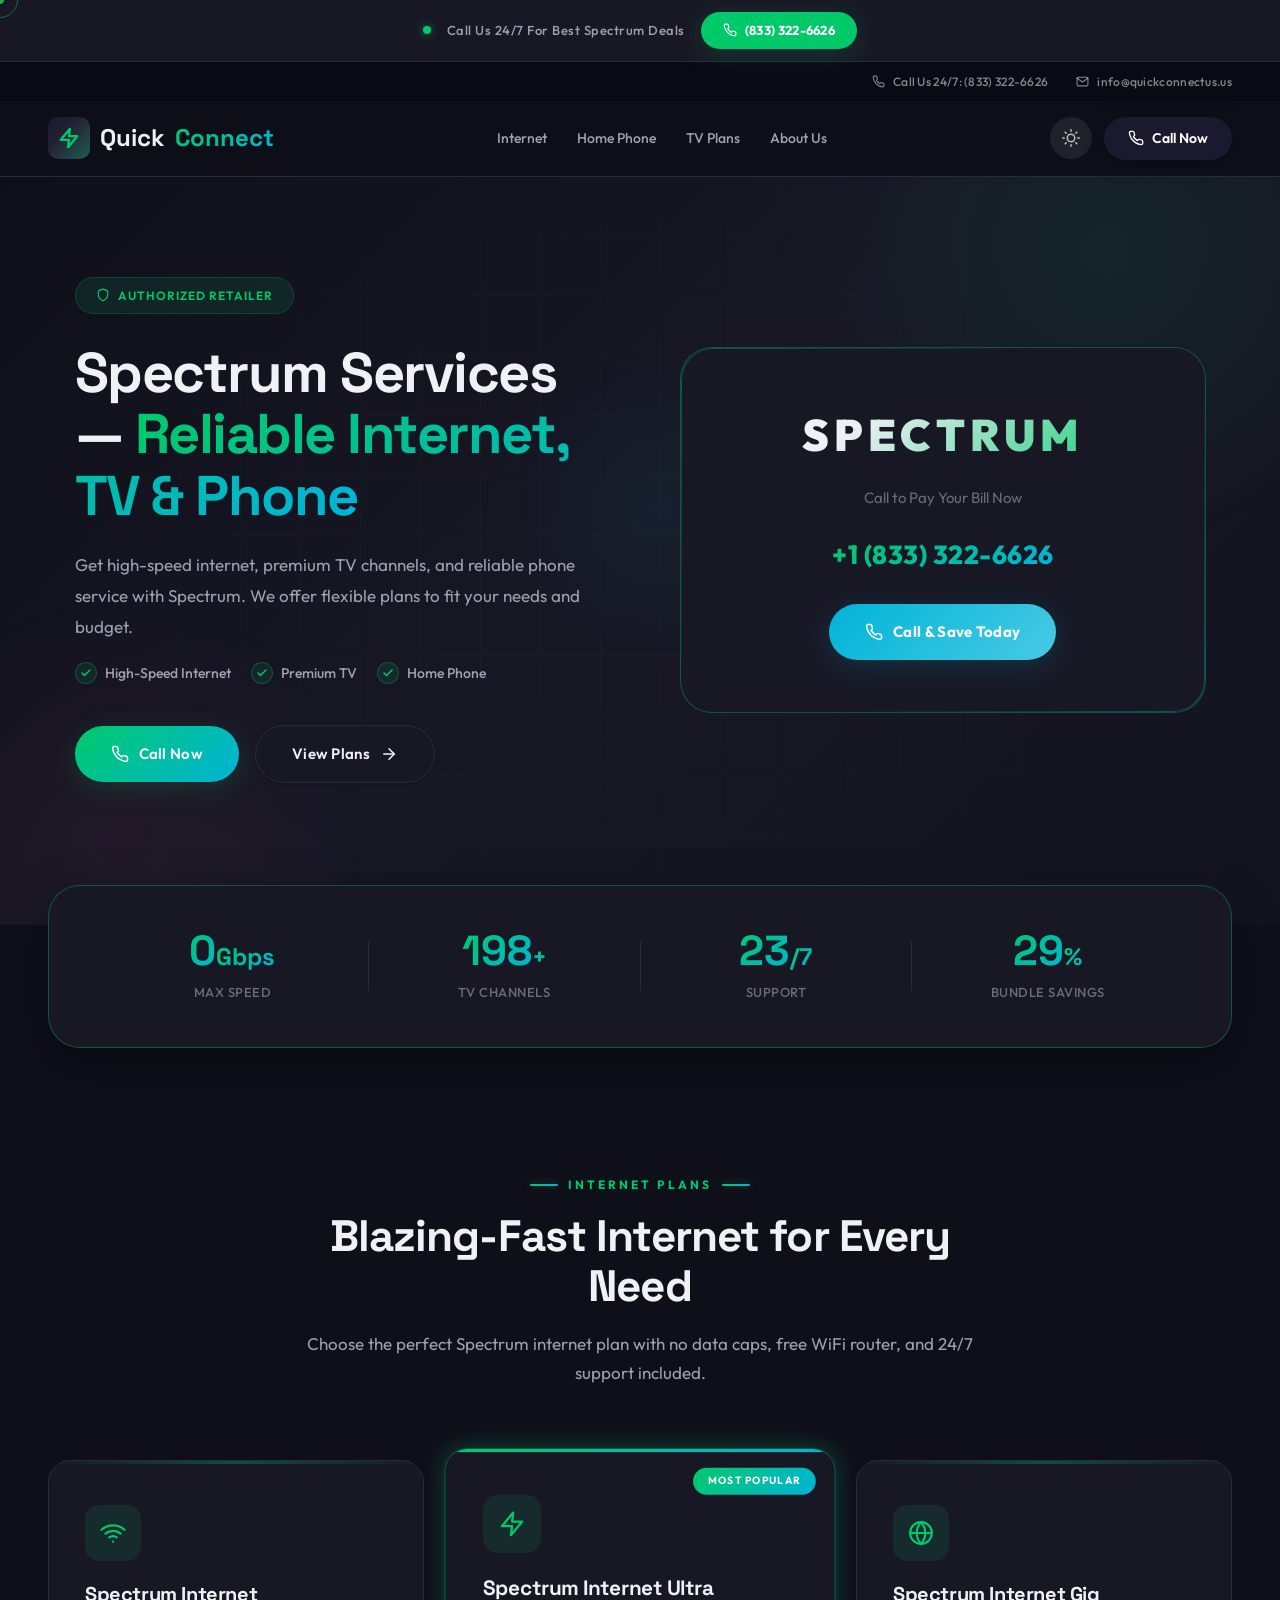
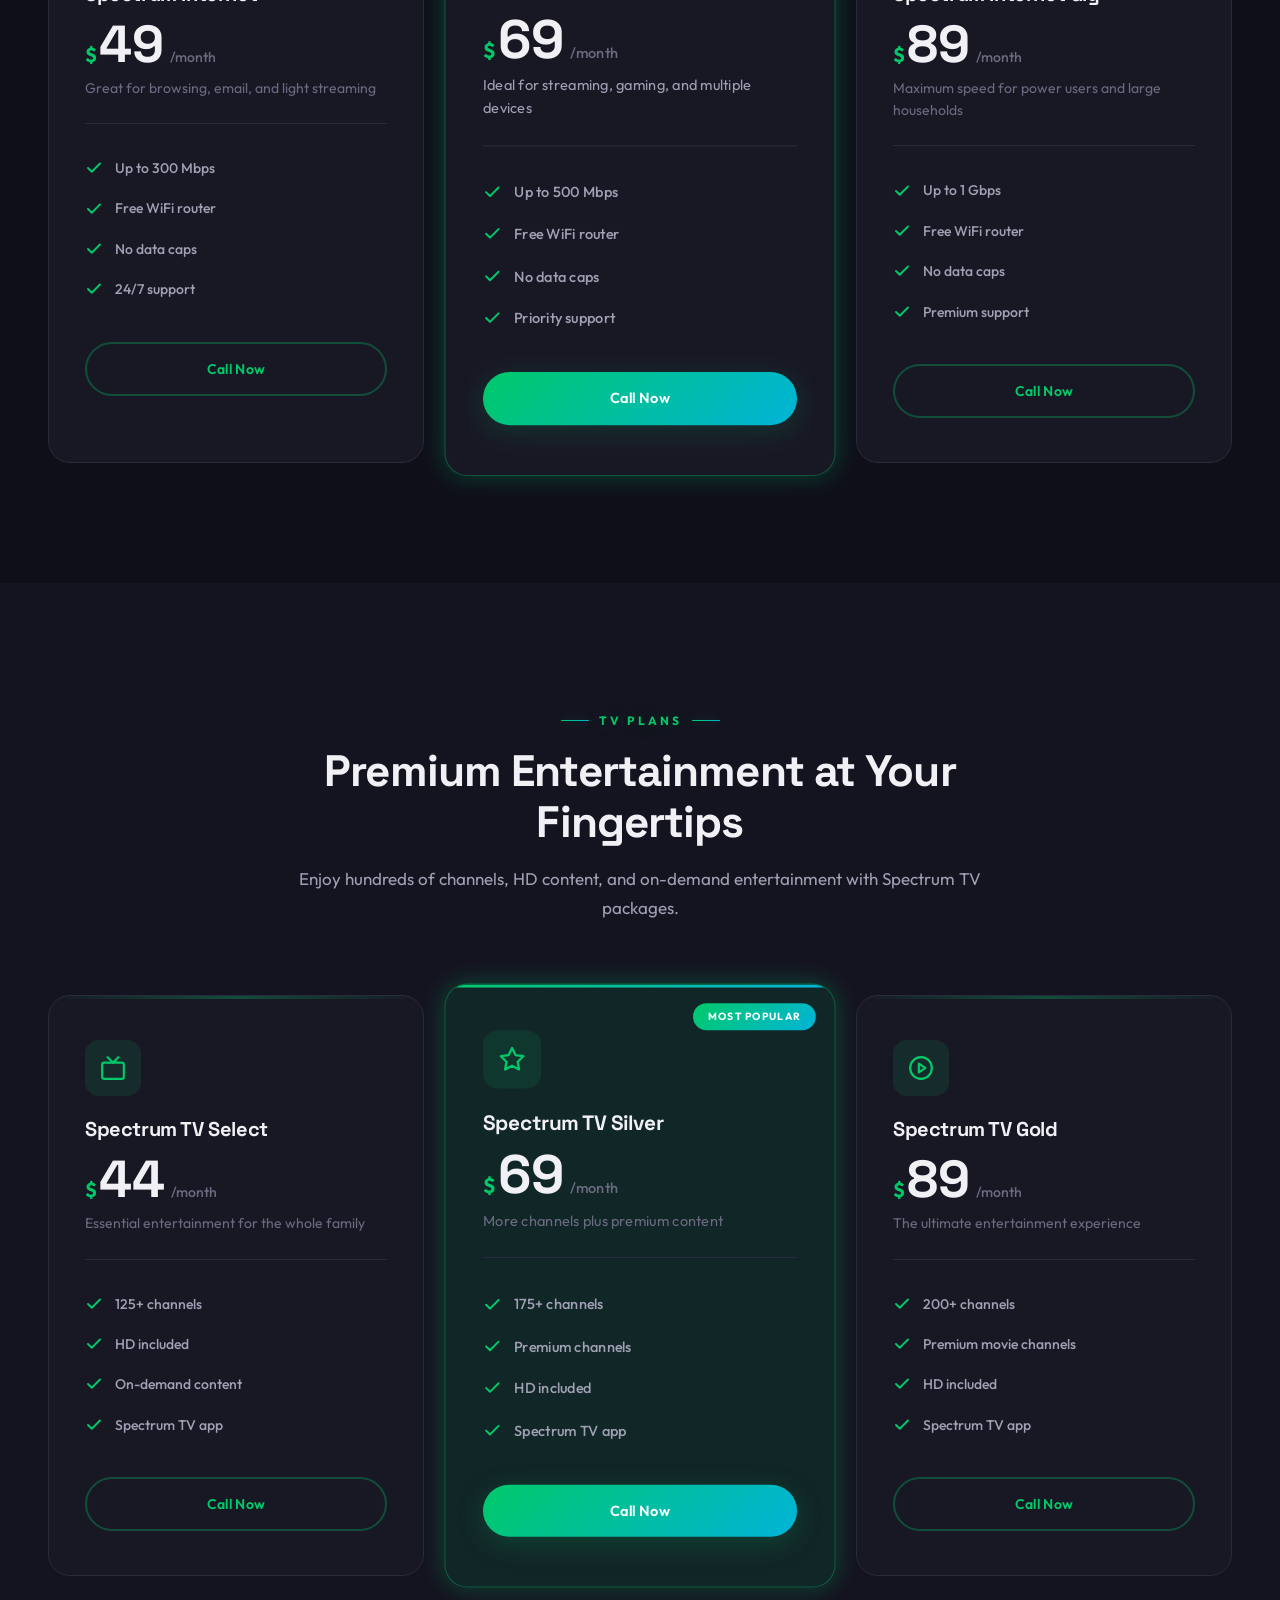
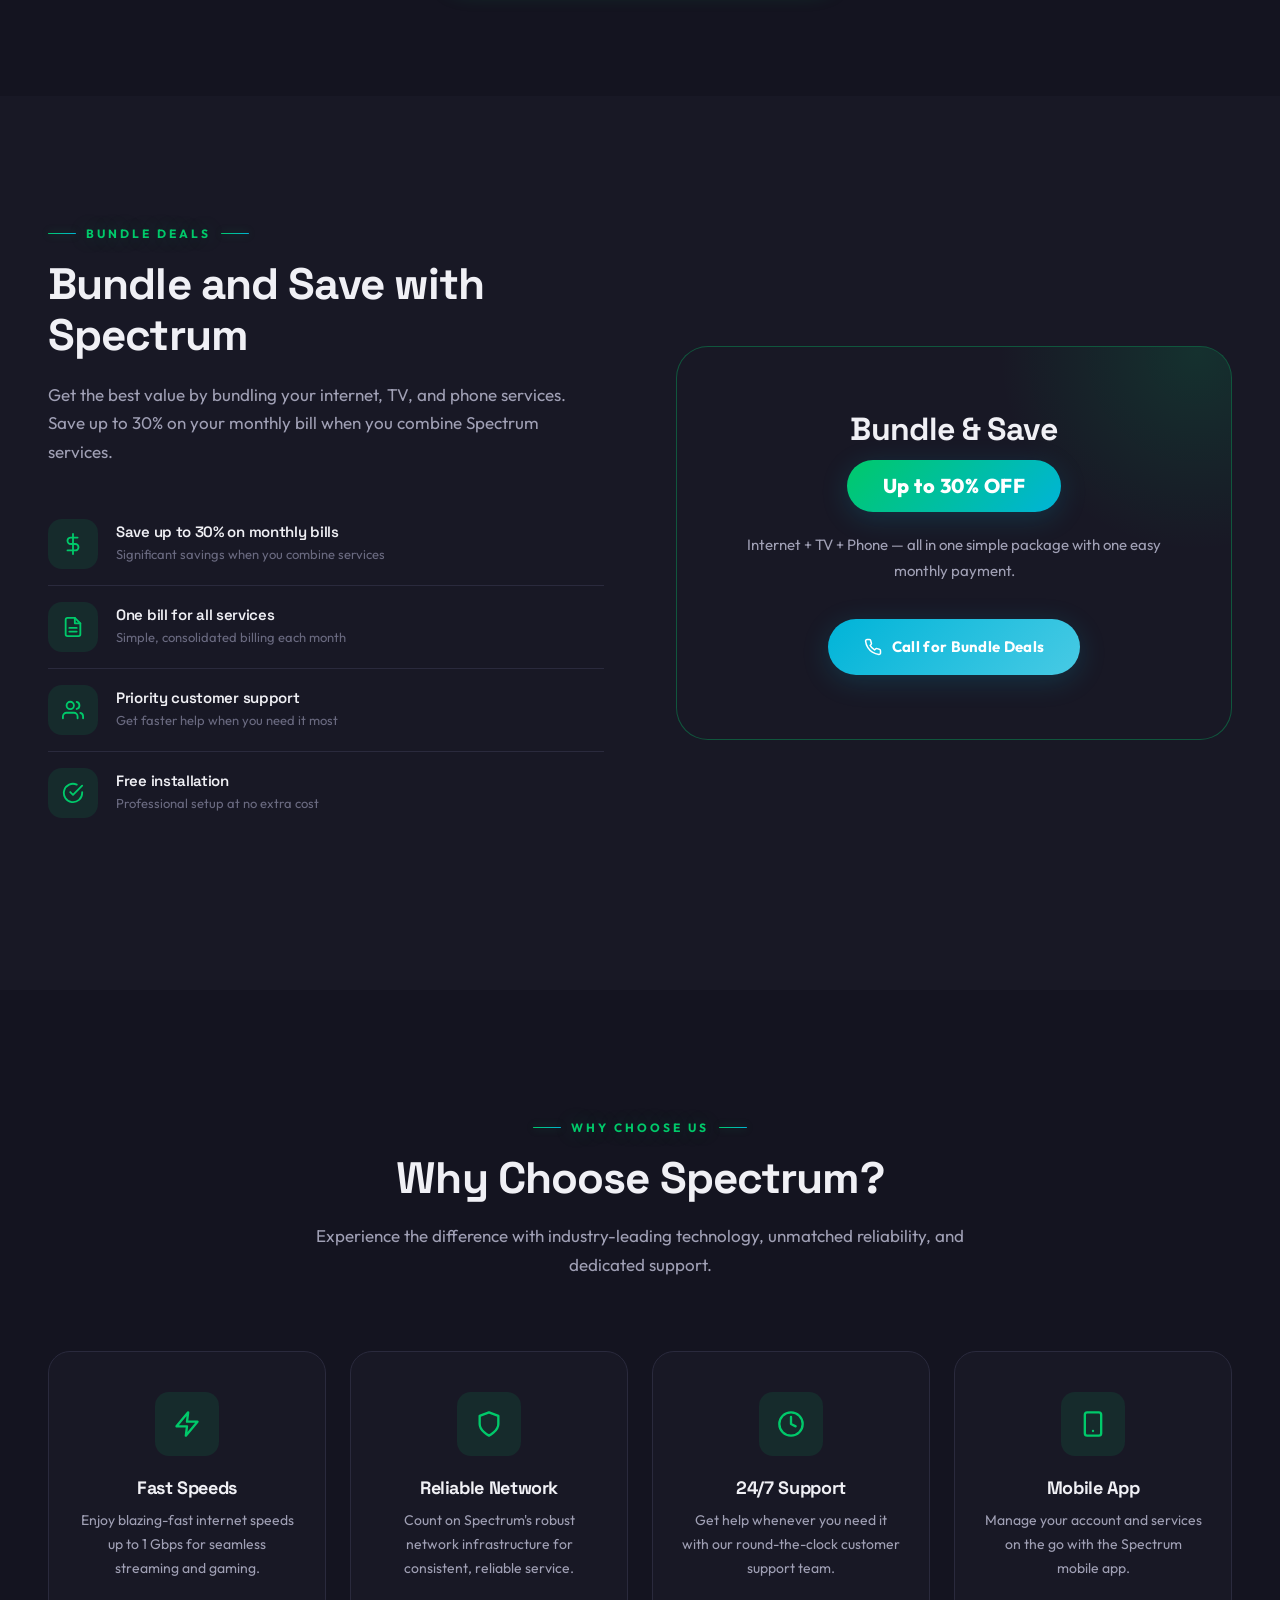
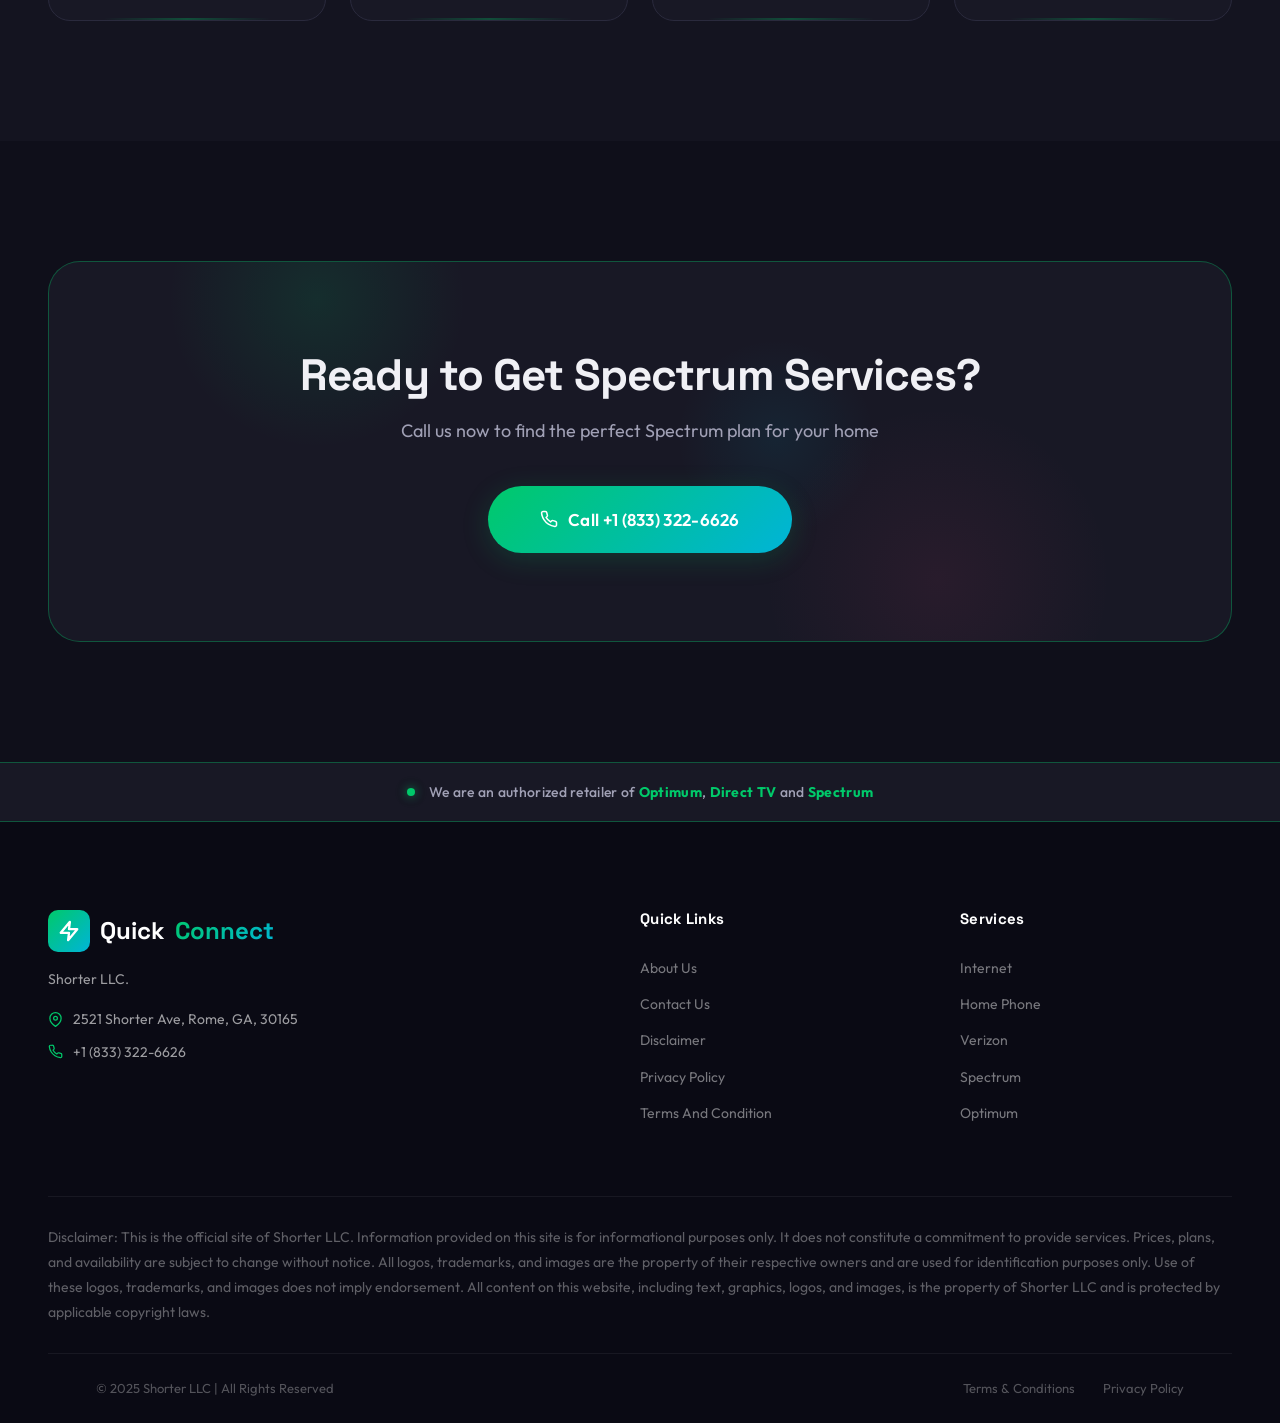
<file: index.html>
<!DOCTYPE html>
<html lang="en">
<head>
    <meta charset="UTF-8">
    <meta name="viewport" content="width=device-width, initial-scale=1.0">
    <title>Spectrum Services - Reliable Internet, TV & Phone | Quick Connect</title>
    <meta name="description" content="Get high-speed internet, premium TV channels, and reliable phone service with Spectrum. Flexible plans to fit your needs and budget.">
    <link rel="preconnect" href="https://fonts.googleapis.com">
    <link rel="preconnect" href="https://fonts.gstatic.com" crossorigin>
    <link href="https://fonts.googleapis.com/css2?family=Outfit:wght@400;500;600;700;800&family=Space+Grotesk:wght@400;600;700&display=swap" rel="stylesheet">
    <link rel="preload" href="style.css" as="style">
    <link rel="stylesheet" href="style.css">
    <link rel="preload" href="script.js" as="script">
    <script>
        // Prevent flash: dark mode is default
        (function() {
            var t = localStorage.getItem('theme');
            if (t === 'light') {
                // only remove dark if user explicitly chose light
            } else {
                document.documentElement.setAttribute('data-theme', 'dark');
            }
        })();
    </script>
</head>
<body>

    <!-- Floating Particles Background -->
    <canvas id="particles" class="particles-canvas"></canvas>

    <!-- ==================== STICKY CALL BANNER ==================== -->
    <div class="call-banner" id="callBanner">
        <div class="container">
            <div class="banner-pulse"></div>
            <p>Call Us 24/7 For Best Spectrum Deals</p>
            <a href="tel:+18333226626">
                <svg viewBox="0 0 24 24" fill="none" stroke="currentColor" stroke-width="2" stroke-linecap="round" stroke-linejoin="round"><path d="M22 16.92v3a2 2 0 0 1-2.18 2 19.79 19.79 0 0 1-8.63-3.07 19.5 19.5 0 0 1-6-6 19.79 19.79 0 0 1-3.07-8.67A2 2 0 0 1 4.11 2h3a2 2 0 0 1 2 1.72c.127.96.361 1.903.7 2.81a2 2 0 0 1-.45 2.11L8.09 9.91a16 16 0 0 0 6 6l1.27-1.27a2 2 0 0 1 2.11-.45c.907.339 1.85.573 2.81.7A2 2 0 0 1 22 16.92z"/></svg>
                (833) 322-6626
            </a>

        </div>
    </div>

    <!-- ==================== HEADER ==================== -->
    <header class="header" id="header">
        <div class="header-top">
            <div class="container">
                <div class="header-top-info">
                    <a href="tel:+18333226626">
                        <svg viewBox="0 0 24 24" fill="none" stroke="currentColor" stroke-width="2" stroke-linecap="round" stroke-linejoin="round"><path d="M22 16.92v3a2 2 0 0 1-2.18 2 19.79 19.79 0 0 1-8.63-3.07 19.5 19.5 0 0 1-6-6 19.79 19.79 0 0 1-3.07-8.67A2 2 0 0 1 4.11 2h3a2 2 0 0 1 2 1.72c.127.96.361 1.903.7 2.81a2 2 0 0 1-.45 2.11L8.09 9.91a16 16 0 0 0 6 6l1.27-1.27a2 2 0 0 1 2.11-.45c.907.339 1.85.573 2.81.7A2 2 0 0 1 22 16.92z"/></svg>
                        Call Us 24/7: (833) 322-6626
                    </a>
                    <a href="mailto:info@quickconnectus.us">
                        <svg viewBox="0 0 24 24" fill="none" stroke="currentColor" stroke-width="2" stroke-linecap="round" stroke-linejoin="round"><path d="M4 4h16c1.1 0 2 .9 2 2v12c0 1.1-.9 2-2 2H4c-1.1 0-2-.9-2-2V6c0-1.1.9-2 2-2z"/><polyline points="22,6 12,13 2,6"/></svg>
                        info@quickconnectus.us
                    </a>
                </div>
            </div>
        </div>
        <nav class="navbar">
            <div class="container">
                <a href="#" class="logo">
                    <div class="logo-icon">
                        <svg viewBox="0 0 24 24" fill="none" stroke="currentColor" stroke-width="2.5" stroke-linecap="round" stroke-linejoin="round"><path d="M13 2L3 14h9l-1 8 10-12h-9l1-8z"/></svg>
                    </div>
                    Quick<span>Connect</span>
                </a>

                <div class="nav-links" id="navLinks">
                    <a href="#internet-plans">Internet</a>
                    <a href="#bundles">Home Phone</a>
                    <a href="#tv-plans">TV Plans</a>
                    <a href="#why-spectrum">About Us</a>
                </div>

                <div class="nav-right">
                    <button class="theme-toggle" id="themeToggle" aria-label="Toggle dark/light mode">
                        <svg class="icon-sun" viewBox="0 0 24 24" fill="none" stroke="currentColor" stroke-width="2" stroke-linecap="round" stroke-linejoin="round"><circle cx="12" cy="12" r="5"/><line x1="12" y1="1" x2="12" y2="3"/><line x1="12" y1="21" x2="12" y2="23"/><line x1="4.22" y1="4.22" x2="5.64" y2="5.64"/><line x1="18.36" y1="18.36" x2="19.78" y2="19.78"/><line x1="1" y1="12" x2="3" y2="12"/><line x1="21" y1="12" x2="23" y2="12"/><line x1="4.22" y1="19.78" x2="5.64" y2="18.36"/><line x1="18.36" y1="5.64" x2="19.78" y2="4.22"/></svg>
                        <svg class="icon-moon" viewBox="0 0 24 24" fill="none" stroke="currentColor" stroke-width="2" stroke-linecap="round" stroke-linejoin="round"><path d="M21 12.79A9 9 0 1 1 11.21 3 7 7 0 0 0 21 12.79z"/></svg>
                    </button>
                    <a href="tel:+18333226626" class="nav-cta">
                        <svg viewBox="0 0 24 24" fill="none" stroke="currentColor" stroke-width="2" stroke-linecap="round" stroke-linejoin="round" style="width:16px;height:16px"><path d="M22 16.92v3a2 2 0 0 1-2.18 2 19.79 19.79 0 0 1-8.63-3.07 19.5 19.5 0 0 1-6-6 19.79 19.79 0 0 1-3.07-8.67A2 2 0 0 1 4.11 2h3a2 2 0 0 1 2 1.72c.127.96.361 1.903.7 2.81a2 2 0 0 1-.45 2.11L8.09 9.91a16 16 0 0 0 6 6l1.27-1.27a2 2 0 0 1 2.11-.45c.907.339 1.85.573 2.81.7A2 2 0 0 1 22 16.92z"/></svg>
                        <span>Call Now</span>
                    </a>
                </div>
            </div>
        </nav>
    </header>

    <!-- ==================== HERO SECTION ==================== -->
    <section class="hero">
        <div class="hero-bg-grid"></div>
        <div class="hero-glow hero-glow-1"></div>
        <div class="hero-glow hero-glow-2"></div>
        <div class="hero-glow hero-glow-3"></div>
        <div class="container">
            <div class="hero-content">
                <div class="hero-badge">
                    <svg viewBox="0 0 24 24" fill="none" stroke="currentColor" stroke-width="2" stroke-linecap="round" stroke-linejoin="round"><path d="M12 22s8-4 8-10V5l-8-3-8 3v7c0 6 8 10 8 10z"/></svg>
                    Authorized Retailer
                </div>
                <h1 class="reveal-text">Spectrum Services — <span class="highlight">Reliable Internet, TV & Phone</span></h1>
                <p class="hero-subtitle">Get high-speed internet, premium TV channels, and reliable phone service with Spectrum. We offer flexible plans to fit your needs and budget.</p>
                <div class="hero-features">
                    <div class="hero-feature">
                        <div class="check">
                            <svg viewBox="0 0 24 24" fill="none" stroke="currentColor" stroke-width="3" stroke-linecap="round" stroke-linejoin="round"><polyline points="20 6 9 17 4 12"/></svg>
                        </div>
                        High-Speed Internet
                    </div>
                    <div class="hero-feature">
                        <div class="check">
                            <svg viewBox="0 0 24 24" fill="none" stroke="currentColor" stroke-width="3" stroke-linecap="round" stroke-linejoin="round"><polyline points="20 6 9 17 4 12"/></svg>
                        </div>
                        Premium TV
                    </div>
                    <div class="hero-feature">
                        <div class="check">
                            <svg viewBox="0 0 24 24" fill="none" stroke="currentColor" stroke-width="3" stroke-linecap="round" stroke-linejoin="round"><polyline points="20 6 9 17 4 12"/></svg>
                        </div>
                        Home Phone
                    </div>
                </div>
                <div class="hero-actions">
                    <a href="tel:+18333226626" class="btn btn-primary magnetic">
                        <span class="btn-shine"></span>
                        <svg viewBox="0 0 24 24" fill="none" stroke="currentColor" stroke-width="2" stroke-linecap="round" stroke-linejoin="round"><path d="M22 16.92v3a2 2 0 0 1-2.18 2 19.79 19.79 0 0 1-8.63-3.07 19.5 19.5 0 0 1-6-6 19.79 19.79 0 0 1-3.07-8.67A2 2 0 0 1 4.11 2h3a2 2 0 0 1 2 1.72c.127.96.361 1.903.7 2.81a2 2 0 0 1-.45 2.11L8.09 9.91a16 16 0 0 0 6 6l1.27-1.27a2 2 0 0 1 2.11-.45c.907.339 1.85.573 2.81.7A2 2 0 0 1 22 16.92z"/></svg>
                        Call Now
                    </a>
                    <a href="#internet-plans" class="btn btn-glass">
                        View Plans
                        <svg viewBox="0 0 24 24" fill="none" stroke="currentColor" stroke-width="2" stroke-linecap="round" stroke-linejoin="round"><line x1="5" y1="12" x2="19" y2="12"/><polyline points="12 5 19 12 12 19"/></svg>
                    </a>
                </div>
            </div>
            <div class="hero-visual">
                <div class="hero-card glass-card fade-in">
                    <div class="hero-card-border"></div>
                    <div class="spectrum-logo-text">SPECTRUM</div>
                    <p>Call to Pay Your Bill Now</p>
                    <div class="phone-display">
                        <a href="tel:+18333226626">+1 (833) 322-6626</a>
                    </div>
                    <a href="tel:+18333226626" class="btn btn-gold magnetic">
                        <span class="btn-shine"></span>
                        <svg viewBox="0 0 24 24" fill="none" stroke="currentColor" stroke-width="2" stroke-linecap="round" stroke-linejoin="round"><path d="M22 16.92v3a2 2 0 0 1-2.18 2 19.79 19.79 0 0 1-8.63-3.07 19.5 19.5 0 0 1-6-6 19.79 19.79 0 0 1-3.07-8.67A2 2 0 0 1 4.11 2h3a2 2 0 0 1 2 1.72c.127.96.361 1.903.7 2.81a2 2 0 0 1-.45 2.11L8.09 9.91a16 16 0 0 0 6 6l1.27-1.27a2 2 0 0 1 2.11-.45c.907.339 1.85.573 2.81.7A2 2 0 0 1 22 16.92z"/></svg>
                        Call & Save Today
                    </a>
                </div>
            </div>
        </div>
    </section>

    <!-- ==================== STATS BAR ==================== -->
    <section class="stats-bar">
        <div class="container">
            <div class="stats-grid">
                <div class="stat-item">
                    <span class="stat-number" data-target="1">0</span><span class="stat-suffix">Gbps</span>
                    <span class="stat-label">Max Speed</span>
                </div>
                <div class="stat-divider"></div>
                <div class="stat-item">
                    <span class="stat-number" data-target="200">0</span><span class="stat-suffix">+</span>
                    <span class="stat-label">TV Channels</span>
                </div>
                <div class="stat-divider"></div>
                <div class="stat-item">
                    <span class="stat-number" data-target="24">0</span><span class="stat-suffix">/7</span>
                    <span class="stat-label">Support</span>
                </div>
                <div class="stat-divider"></div>
                <div class="stat-item">
                    <span class="stat-number" data-target="30">0</span><span class="stat-suffix">%</span>
                    <span class="stat-label">Bundle Savings</span>
                </div>
            </div>
        </div>
    </section>

    <!-- ==================== INTERNET PLANS ==================== -->
    <section class="section" id="internet-plans">
        <div class="container">
            <div class="section-header">
                <div class="section-label">Internet Plans</div>
                <h2>Blazing-Fast Internet for Every Need</h2>
                <p>Choose the perfect Spectrum internet plan with no data caps, free WiFi router, and 24/7 support included.</p>
            </div>
            <div class="plans-grid">
                <!-- Plan 1 -->
                <div class="plan-card fade-in fade-in-delay-1">
                    <div class="plan-card-bg"></div>
                    <div class="plan-icon">
                        <svg viewBox="0 0 24 24" fill="none" stroke="currentColor" stroke-width="2" stroke-linecap="round" stroke-linejoin="round"><path d="M5 12.55a11 11 0 0 1 14.08 0"/><path d="M1.42 9a16 16 0 0 1 21.16 0"/><path d="M8.53 16.11a6 6 0 0 1 6.95 0"/><line x1="12" y1="20" x2="12.01" y2="20"/></svg>
                    </div>
                    <h3 class="plan-name">Spectrum Internet</h3>
                    <div class="plan-price">
                        <span class="currency">$</span>
                        <span class="amount">49</span>
                        <span class="period">/month</span>
                    </div>
                    <p class="plan-desc">Great for browsing, email, and light streaming</p>
                    <ul class="plan-features">
                        <li>
                            <svg viewBox="0 0 24 24" fill="none" stroke="currentColor" stroke-width="2.5" stroke-linecap="round" stroke-linejoin="round"><polyline points="20 6 9 17 4 12"/></svg>
                            Up to 300 Mbps
                        </li>
                        <li>
                            <svg viewBox="0 0 24 24" fill="none" stroke="currentColor" stroke-width="2.5" stroke-linecap="round" stroke-linejoin="round"><polyline points="20 6 9 17 4 12"/></svg>
                            Free WiFi router
                        </li>
                        <li>
                            <svg viewBox="0 0 24 24" fill="none" stroke="currentColor" stroke-width="2.5" stroke-linecap="round" stroke-linejoin="round"><polyline points="20 6 9 17 4 12"/></svg>
                            No data caps
                        </li>
                        <li>
                            <svg viewBox="0 0 24 24" fill="none" stroke="currentColor" stroke-width="2.5" stroke-linecap="round" stroke-linejoin="round"><polyline points="20 6 9 17 4 12"/></svg>
                            24/7 support
                        </li>
                    </ul>
                    <a href="tel:+18333226626" class="btn btn-outline magnetic">Call Now</a>
                </div>

                <!-- Plan 2 (Featured) -->
                <div class="plan-card featured fade-in fade-in-delay-2">
                    <div class="plan-card-bg"></div>
                    <div class="plan-badge">Most Popular</div>
                    <div class="plan-icon">
                        <svg viewBox="0 0 24 24" fill="none" stroke="currentColor" stroke-width="2" stroke-linecap="round" stroke-linejoin="round"><path d="M13 2L3 14h9l-1 8 10-12h-9l1-8z"/></svg>
                    </div>
                    <h3 class="plan-name">Spectrum Internet Ultra</h3>
                    <div class="plan-price">
                        <span class="currency">$</span>
                        <span class="amount">69</span>
                        <span class="period">/month</span>
                    </div>
                    <p class="plan-desc">Ideal for streaming, gaming, and multiple devices</p>
                    <ul class="plan-features">
                        <li>
                            <svg viewBox="0 0 24 24" fill="none" stroke="currentColor" stroke-width="2.5" stroke-linecap="round" stroke-linejoin="round"><polyline points="20 6 9 17 4 12"/></svg>
                            Up to 500 Mbps
                        </li>
                        <li>
                            <svg viewBox="0 0 24 24" fill="none" stroke="currentColor" stroke-width="2.5" stroke-linecap="round" stroke-linejoin="round"><polyline points="20 6 9 17 4 12"/></svg>
                            Free WiFi router
                        </li>
                        <li>
                            <svg viewBox="0 0 24 24" fill="none" stroke="currentColor" stroke-width="2.5" stroke-linecap="round" stroke-linejoin="round"><polyline points="20 6 9 17 4 12"/></svg>
                            No data caps
                        </li>
                        <li>
                            <svg viewBox="0 0 24 24" fill="none" stroke="currentColor" stroke-width="2.5" stroke-linecap="round" stroke-linejoin="round"><polyline points="20 6 9 17 4 12"/></svg>
                            Priority support
                        </li>
                    </ul>
                    <a href="tel:+18333226626" class="btn btn-primary magnetic"><span class="btn-shine"></span>Call Now</a>
                </div>

                <!-- Plan 3 -->
                <div class="plan-card fade-in fade-in-delay-3">
                    <div class="plan-card-bg"></div>
                    <div class="plan-icon">
                        <svg viewBox="0 0 24 24" fill="none" stroke="currentColor" stroke-width="2" stroke-linecap="round" stroke-linejoin="round"><circle cx="12" cy="12" r="10"/><line x1="2" y1="12" x2="22" y2="12"/><path d="M12 2a15.3 15.3 0 0 1 4 10 15.3 15.3 0 0 1-4 10 15.3 15.3 0 0 1-4-10 15.3 15.3 0 0 1 4-10z"/></svg>
                    </div>
                    <h3 class="plan-name">Spectrum Internet Gig</h3>
                    <div class="plan-price">
                        <span class="currency">$</span>
                        <span class="amount">89</span>
                        <span class="period">/month</span>
                    </div>
                    <p class="plan-desc">Maximum speed for power users and large households</p>
                    <ul class="plan-features">
                        <li>
                            <svg viewBox="0 0 24 24" fill="none" stroke="currentColor" stroke-width="2.5" stroke-linecap="round" stroke-linejoin="round"><polyline points="20 6 9 17 4 12"/></svg>
                            Up to 1 Gbps
                        </li>
                        <li>
                            <svg viewBox="0 0 24 24" fill="none" stroke="currentColor" stroke-width="2.5" stroke-linecap="round" stroke-linejoin="round"><polyline points="20 6 9 17 4 12"/></svg>
                            Free WiFi router
                        </li>
                        <li>
                            <svg viewBox="0 0 24 24" fill="none" stroke="currentColor" stroke-width="2.5" stroke-linecap="round" stroke-linejoin="round"><polyline points="20 6 9 17 4 12"/></svg>
                            No data caps
                        </li>
                        <li>
                            <svg viewBox="0 0 24 24" fill="none" stroke="currentColor" stroke-width="2.5" stroke-linecap="round" stroke-linejoin="round"><polyline points="20 6 9 17 4 12"/></svg>
                            Premium support
                        </li>
                    </ul>
                    <a href="tel:+18333226626" class="btn btn-outline magnetic">Call Now</a>
                </div>
            </div>
        </div>
    </section>

    <!-- ==================== TV PLANS ==================== -->
    <section class="section section-dark" id="tv-plans">
        <div class="container">
            <div class="section-header">
                <div class="section-label">TV Plans</div>
                <h2>Premium Entertainment at Your Fingertips</h2>
                <p>Enjoy hundreds of channels, HD content, and on-demand entertainment with Spectrum TV packages.</p>
            </div>
            <div class="plans-grid dark-cards">
                <!-- TV Plan 1 -->
                <div class="plan-card fade-in fade-in-delay-1">
                    <div class="plan-card-bg"></div>
                    <div class="plan-icon">
                        <svg viewBox="0 0 24 24" fill="none" stroke="currentColor" stroke-width="2" stroke-linecap="round" stroke-linejoin="round"><rect x="2" y="7" width="20" height="15" rx="2" ry="2"/><polyline points="17 2 12 7 7 2"/></svg>
                    </div>
                    <h3 class="plan-name">Spectrum TV Select</h3>
                    <div class="plan-price">
                        <span class="currency">$</span>
                        <span class="amount">44</span>
                        <span class="period">/month</span>
                    </div>
                    <p class="plan-desc">Essential entertainment for the whole family</p>
                    <ul class="plan-features">
                        <li>
                            <svg viewBox="0 0 24 24" fill="none" stroke="currentColor" stroke-width="2.5" stroke-linecap="round" stroke-linejoin="round"><polyline points="20 6 9 17 4 12"/></svg>
                            125+ channels
                        </li>
                        <li>
                            <svg viewBox="0 0 24 24" fill="none" stroke="currentColor" stroke-width="2.5" stroke-linecap="round" stroke-linejoin="round"><polyline points="20 6 9 17 4 12"/></svg>
                            HD included
                        </li>
                        <li>
                            <svg viewBox="0 0 24 24" fill="none" stroke="currentColor" stroke-width="2.5" stroke-linecap="round" stroke-linejoin="round"><polyline points="20 6 9 17 4 12"/></svg>
                            On-demand content
                        </li>
                        <li>
                            <svg viewBox="0 0 24 24" fill="none" stroke="currentColor" stroke-width="2.5" stroke-linecap="round" stroke-linejoin="round"><polyline points="20 6 9 17 4 12"/></svg>
                            Spectrum TV app
                        </li>
                    </ul>
                    <a href="tel:+18333226626" class="btn btn-outline magnetic">Call Now</a>
                </div>

                <!-- TV Plan 2 (Featured) -->
                <div class="plan-card featured fade-in fade-in-delay-2">
                    <div class="plan-card-bg"></div>
                    <div class="plan-badge">Most Popular</div>
                    <div class="plan-icon">
                        <svg viewBox="0 0 24 24" fill="none" stroke="currentColor" stroke-width="2" stroke-linecap="round" stroke-linejoin="round"><polygon points="12 2 15.09 8.26 22 9.27 17 14.14 18.18 21.02 12 17.77 5.82 21.02 7 14.14 2 9.27 8.91 8.26 12 2"/></svg>
                    </div>
                    <h3 class="plan-name">Spectrum TV Silver</h3>
                    <div class="plan-price">
                        <span class="currency">$</span>
                        <span class="amount">69</span>
                        <span class="period">/month</span>
                    </div>
                    <p class="plan-desc">More channels plus premium content</p>
                    <ul class="plan-features">
                        <li>
                            <svg viewBox="0 0 24 24" fill="none" stroke="currentColor" stroke-width="2.5" stroke-linecap="round" stroke-linejoin="round"><polyline points="20 6 9 17 4 12"/></svg>
                            175+ channels
                        </li>
                        <li>
                            <svg viewBox="0 0 24 24" fill="none" stroke="currentColor" stroke-width="2.5" stroke-linecap="round" stroke-linejoin="round"><polyline points="20 6 9 17 4 12"/></svg>
                            Premium channels
                        </li>
                        <li>
                            <svg viewBox="0 0 24 24" fill="none" stroke="currentColor" stroke-width="2.5" stroke-linecap="round" stroke-linejoin="round"><polyline points="20 6 9 17 4 12"/></svg>
                            HD included
                        </li>
                        <li>
                            <svg viewBox="0 0 24 24" fill="none" stroke="currentColor" stroke-width="2.5" stroke-linecap="round" stroke-linejoin="round"><polyline points="20 6 9 17 4 12"/></svg>
                            Spectrum TV app
                        </li>
                    </ul>
                    <a href="tel:+18333226626" class="btn btn-primary magnetic"><span class="btn-shine"></span>Call Now</a>
                </div>

                <!-- TV Plan 3 -->
                <div class="plan-card fade-in fade-in-delay-3">
                    <div class="plan-card-bg"></div>
                    <div class="plan-icon">
                        <svg viewBox="0 0 24 24" fill="none" stroke="currentColor" stroke-width="2" stroke-linecap="round" stroke-linejoin="round"><circle cx="12" cy="12" r="10"/><polygon points="10 8 16 12 10 16 10 8"/></svg>
                    </div>
                    <h3 class="plan-name">Spectrum TV Gold</h3>
                    <div class="plan-price">
                        <span class="currency">$</span>
                        <span class="amount">89</span>
                        <span class="period">/month</span>
                    </div>
                    <p class="plan-desc">The ultimate entertainment experience</p>
                    <ul class="plan-features">
                        <li>
                            <svg viewBox="0 0 24 24" fill="none" stroke="currentColor" stroke-width="2.5" stroke-linecap="round" stroke-linejoin="round"><polyline points="20 6 9 17 4 12"/></svg>
                            200+ channels
                        </li>
                        <li>
                            <svg viewBox="0 0 24 24" fill="none" stroke="currentColor" stroke-width="2.5" stroke-linecap="round" stroke-linejoin="round"><polyline points="20 6 9 17 4 12"/></svg>
                            Premium movie channels
                        </li>
                        <li>
                            <svg viewBox="0 0 24 24" fill="none" stroke="currentColor" stroke-width="2.5" stroke-linecap="round" stroke-linejoin="round"><polyline points="20 6 9 17 4 12"/></svg>
                            HD included
                        </li>
                        <li>
                            <svg viewBox="0 0 24 24" fill="none" stroke="currentColor" stroke-width="2.5" stroke-linecap="round" stroke-linejoin="round"><polyline points="20 6 9 17 4 12"/></svg>
                            Spectrum TV app
                        </li>
                    </ul>
                    <a href="tel:+18333226626" class="btn btn-outline magnetic">Call Now</a>
                </div>
            </div>
        </div>
    </section>

    <!-- ==================== BUNDLE SECTION ==================== -->
    <section class="section bundle-section" id="bundles">
        <div class="container">
            <div class="bundle-grid">
                <div class="bundle-content fade-in">
                    <div class="section-label" style="justify-content:flex-start">Bundle Deals</div>
                    <h2>Bundle and Save with Spectrum</h2>
                    <p>Get the best value by bundling your internet, TV, and phone services. Save up to 30% on your monthly bill when you combine Spectrum services.</p>
                    <div class="bundle-benefits">
                        <div class="bundle-benefit">
                            <div class="bundle-benefit-icon">
                                <svg viewBox="0 0 24 24" fill="none" stroke="currentColor" stroke-width="2" stroke-linecap="round" stroke-linejoin="round"><line x1="12" y1="1" x2="12" y2="23"/><path d="M17 5H9.5a3.5 3.5 0 0 0 0 7h5a3.5 3.5 0 0 1 0 7H6"/></svg>
                            </div>
                            <div class="bundle-benefit-text">
                                <h4>Save up to 30% on monthly bills</h4>
                                <p>Significant savings when you combine services</p>
                            </div>
                        </div>
                        <div class="bundle-benefit">
                            <div class="bundle-benefit-icon">
                                <svg viewBox="0 0 24 24" fill="none" stroke="currentColor" stroke-width="2" stroke-linecap="round" stroke-linejoin="round"><path d="M14 2H6a2 2 0 0 0-2 2v16a2 2 0 0 0 2 2h12a2 2 0 0 0 2-2V8z"/><polyline points="14 2 14 8 20 8"/><line x1="16" y1="13" x2="8" y2="13"/><line x1="16" y1="17" x2="8" y2="17"/></svg>
                            </div>
                            <div class="bundle-benefit-text">
                                <h4>One bill for all services</h4>
                                <p>Simple, consolidated billing each month</p>
                            </div>
                        </div>
                        <div class="bundle-benefit">
                            <div class="bundle-benefit-icon">
                                <svg viewBox="0 0 24 24" fill="none" stroke="currentColor" stroke-width="2" stroke-linecap="round" stroke-linejoin="round"><path d="M17 21v-2a4 4 0 0 0-4-4H5a4 4 0 0 0-4 4v2"/><circle cx="9" cy="7" r="4"/><path d="M23 21v-2a4 4 0 0 0-3-3.87"/><path d="M16 3.13a4 4 0 0 1 0 7.75"/></svg>
                            </div>
                            <div class="bundle-benefit-text">
                                <h4>Priority customer support</h4>
                                <p>Get faster help when you need it most</p>
                            </div>
                        </div>
                        <div class="bundle-benefit">
                            <div class="bundle-benefit-icon">
                                <svg viewBox="0 0 24 24" fill="none" stroke="currentColor" stroke-width="2" stroke-linecap="round" stroke-linejoin="round"><path d="M22 11.08V12a10 10 0 1 1-5.93-9.14"/><polyline points="22 4 12 14.01 9 11.01"/></svg>
                            </div>
                            <div class="bundle-benefit-text">
                                <h4>Free installation</h4>
                                <p>Professional setup at no extra cost</p>
                            </div>
                        </div>
                    </div>
                </div>
                <div class="bundle-visual fade-in fade-in-delay-2">
                    <div class="bundle-visual-glow"></div>
                    <h3>Bundle & Save</h3>
                    <div class="save-badge">Up to 30% OFF</div>
                    <p>Internet + TV + Phone — all in one simple package with one easy monthly payment.</p>
                    <a href="tel:+18333226626" class="btn btn-gold magnetic">
                        <span class="btn-shine"></span>
                        <svg viewBox="0 0 24 24" fill="none" stroke="currentColor" stroke-width="2" stroke-linecap="round" stroke-linejoin="round"><path d="M22 16.92v3a2 2 0 0 1-2.18 2 19.79 19.79 0 0 1-8.63-3.07 19.5 19.5 0 0 1-6-6 19.79 19.79 0 0 1-3.07-8.67A2 2 0 0 1 4.11 2h3a2 2 0 0 1 2 1.72c.127.96.361 1.903.7 2.81a2 2 0 0 1-.45 2.11L8.09 9.91a16 16 0 0 0 6 6l1.27-1.27a2 2 0 0 1 2.11-.45c.907.339 1.85.573 2.81.7A2 2 0 0 1 22 16.92z"/></svg>
                        Call for Bundle Deals
                    </a>
                </div>
            </div>
        </div>
    </section>

    <!-- ==================== WHY CHOOSE SPECTRUM ==================== -->
    <section class="section section-dark" id="why-spectrum">
        <div class="container">
            <div class="section-header">
                <div class="section-label">Why Choose Us</div>
                <h2>Why Choose Spectrum?</h2>
                <p>Experience the difference with industry-leading technology, unmatched reliability, and dedicated support.</p>
            </div>
            <div class="features-grid">
                <div class="feature-card fade-in fade-in-delay-1">
                    <div class="feature-card-border"></div>
                    <div class="feature-icon">
                        <svg viewBox="0 0 24 24" fill="none" stroke="currentColor" stroke-width="2" stroke-linecap="round" stroke-linejoin="round"><path d="M13 2L3 14h9l-1 8 10-12h-9l1-8z"/></svg>
                    </div>
                    <h3>Fast Speeds</h3>
                    <p>Enjoy blazing-fast internet speeds up to 1 Gbps for seamless streaming and gaming.</p>
                </div>
                <div class="feature-card fade-in fade-in-delay-2">
                    <div class="feature-card-border"></div>
                    <div class="feature-icon">
                        <svg viewBox="0 0 24 24" fill="none" stroke="currentColor" stroke-width="2" stroke-linecap="round" stroke-linejoin="round"><path d="M12 22s8-4 8-10V5l-8-3-8 3v7c0 6 8 10 8 10z"/></svg>
                    </div>
                    <h3>Reliable Network</h3>
                    <p>Count on Spectrum's robust network infrastructure for consistent, reliable service.</p>
                </div>
                <div class="feature-card fade-in fade-in-delay-3">
                    <div class="feature-card-border"></div>
                    <div class="feature-icon">
                        <svg viewBox="0 0 24 24" fill="none" stroke="currentColor" stroke-width="2" stroke-linecap="round" stroke-linejoin="round"><circle cx="12" cy="12" r="10"/><polyline points="12 6 12 12 16 14"/></svg>
                    </div>
                    <h3>24/7 Support</h3>
                    <p>Get help whenever you need it with our round-the-clock customer support team.</p>
                </div>
                <div class="feature-card fade-in fade-in-delay-4">
                    <div class="feature-card-border"></div>
                    <div class="feature-icon">
                        <svg viewBox="0 0 24 24" fill="none" stroke="currentColor" stroke-width="2" stroke-linecap="round" stroke-linejoin="round"><rect x="5" y="2" width="14" height="20" rx="2" ry="2"/><line x1="12" y1="18" x2="12.01" y2="18"/></svg>
                    </div>
                    <h3>Mobile App</h3>
                    <p>Manage your account and services on the go with the Spectrum mobile app.</p>
                </div>
            </div>
        </div>
    </section>

    <!-- ==================== CTA SECTION ==================== -->
    <section class="cta-section">
        <div class="container">
            <div class="cta-box fade-in">
                <div class="cta-orbs">
                    <div class="cta-orb cta-orb-1"></div>
                    <div class="cta-orb cta-orb-2"></div>
                    <div class="cta-orb cta-orb-3"></div>
                </div>
                <h2>Ready to Get Spectrum Services?</h2>
                <p>Call us now to find the perfect Spectrum plan for your home</p>
                <a href="tel:+18333226626" class="btn btn-primary magnetic">
                    <span class="btn-shine"></span>
                    <svg viewBox="0 0 24 24" fill="none" stroke="currentColor" stroke-width="2" stroke-linecap="round" stroke-linejoin="round"><path d="M22 16.92v3a2 2 0 0 1-2.18 2 19.79 19.79 0 0 1-8.63-3.07 19.5 19.5 0 0 1-6-6 19.79 19.79 0 0 1-3.07-8.67A2 2 0 0 1 4.11 2h3a2 2 0 0 1 2 1.72c.127.96.361 1.903.7 2.81a2 2 0 0 1-.45 2.11L8.09 9.91a16 16 0 0 0 6 6l1.27-1.27a2 2 0 0 1 2.11-.45c.907.339 1.85.573 2.81.7A2 2 0 0 1 22 16.92z"/></svg>
                    Call +1 (833) 322-6626
                </a>
            </div>
        </div>
    </section>

    <!-- ==================== AUTHORIZED RETAILER BANNER ==================== -->
    <div class="retailer-banner">
        <div class="container">
            <div class="banner-pulse"></div>
            <p>We are an authorized retailer of <strong>Optimum</strong>, <strong>Direct TV</strong> and <strong>Spectrum</strong></p>
        </div>
    </div>

    <!-- ==================== FOOTER ==================== -->
    <footer class="footer">
        <div class="container">
            <div class="footer-grid">
                <div class="footer-brand">
                    <a href="#" class="logo" style="margin-bottom:16px">
                        <div class="logo-icon">
                            <svg viewBox="0 0 24 24" fill="none" stroke="currentColor" stroke-width="2.5" stroke-linecap="round" stroke-linejoin="round"><path d="M13 2L3 14h9l-1 8 10-12h-9l1-8z"/></svg>
                        </div>
                        Quick<span>Connect</span>
                    </a>
                    <p>Shorter LLC.</p>
                    <div class="footer-contact-item">
                        <svg viewBox="0 0 24 24" fill="none" stroke="currentColor" stroke-width="2" stroke-linecap="round" stroke-linejoin="round"><path d="M21 10c0 7-9 13-9 13s-9-6-9-13a9 9 0 0 1 18 0z"/><circle cx="12" cy="10" r="3"/></svg>
                        <span>2521 Shorter Ave, Rome, GA, 30165</span>
                    </div>
                    <div class="footer-contact-item">
                        <svg viewBox="0 0 24 24" fill="none" stroke="currentColor" stroke-width="2" stroke-linecap="round" stroke-linejoin="round"><path d="M22 16.92v3a2 2 0 0 1-2.18 2 19.79 19.79 0 0 1-8.63-3.07 19.5 19.5 0 0 1-6-6 19.79 19.79 0 0 1-3.07-8.67A2 2 0 0 1 4.11 2h3a2 2 0 0 1 2 1.72c.127.96.361 1.903.7 2.81a2 2 0 0 1-.45 2.11L8.09 9.91a16 16 0 0 0 6 6l1.27-1.27a2 2 0 0 1 2.11-.45c.907.339 1.85.573 2.81.7A2 2 0 0 1 22 16.92z"/></svg>
                        <a href="tel:+18333226626">+1 (833) 322-6626</a>
                    </div>

                </div>

                <div class="footer-links">
                    <h4>Quick Links</h4>
                    <a href="#why-spectrum">About Us</a>
                    <a href="#">Contact Us</a>
                    <a href="#">Disclaimer</a>
                    <a href="#">Privacy Policy</a>
                    <a href="#">Terms And Condition</a>
                </div>

                <div class="footer-links">
                    <h4>Services</h4>
                    <a href="#internet-plans">Internet</a>
                    <a href="#bundles">Home Phone</a>
                    <a href="#">Verizon</a>
                    <a href="#">Spectrum</a>
                    <a href="#">Optimum</a>
                </div>

            </div>

            <div class="footer-disclaimer">
                <p>Disclaimer: This is the official site of Shorter LLC. Information provided on this site is for informational purposes only. It does not constitute a commitment to provide services. Prices, plans, and availability are subject to change without notice. All logos, trademarks, and images are the property of their respective owners and are used for identification purposes only. Use of these logos, trademarks, and images does not imply endorsement. All content on this website, including text, graphics, logos, and images, is the property of Shorter LLC and is protected by applicable copyright laws.</p>
            </div>

            <div class="footer-bottom">
                <div class="container">
                    <p>&copy; 2025 Shorter LLC | All Rights Reserved</p>
                    <div class="footer-bottom-links">
                        <a href="#">Terms & Conditions</a>
                        <a href="#">Privacy Policy</a>
                    </div>
                </div>
            </div>
        </div>
    </footer>

    <!-- Custom Cursor -->
    <div class="cursor" id="cursor"></div>
    <div class="cursor-follower" id="cursorFollower"></div>

    <script src="script.js"></script>
</body>
</html>
</file>
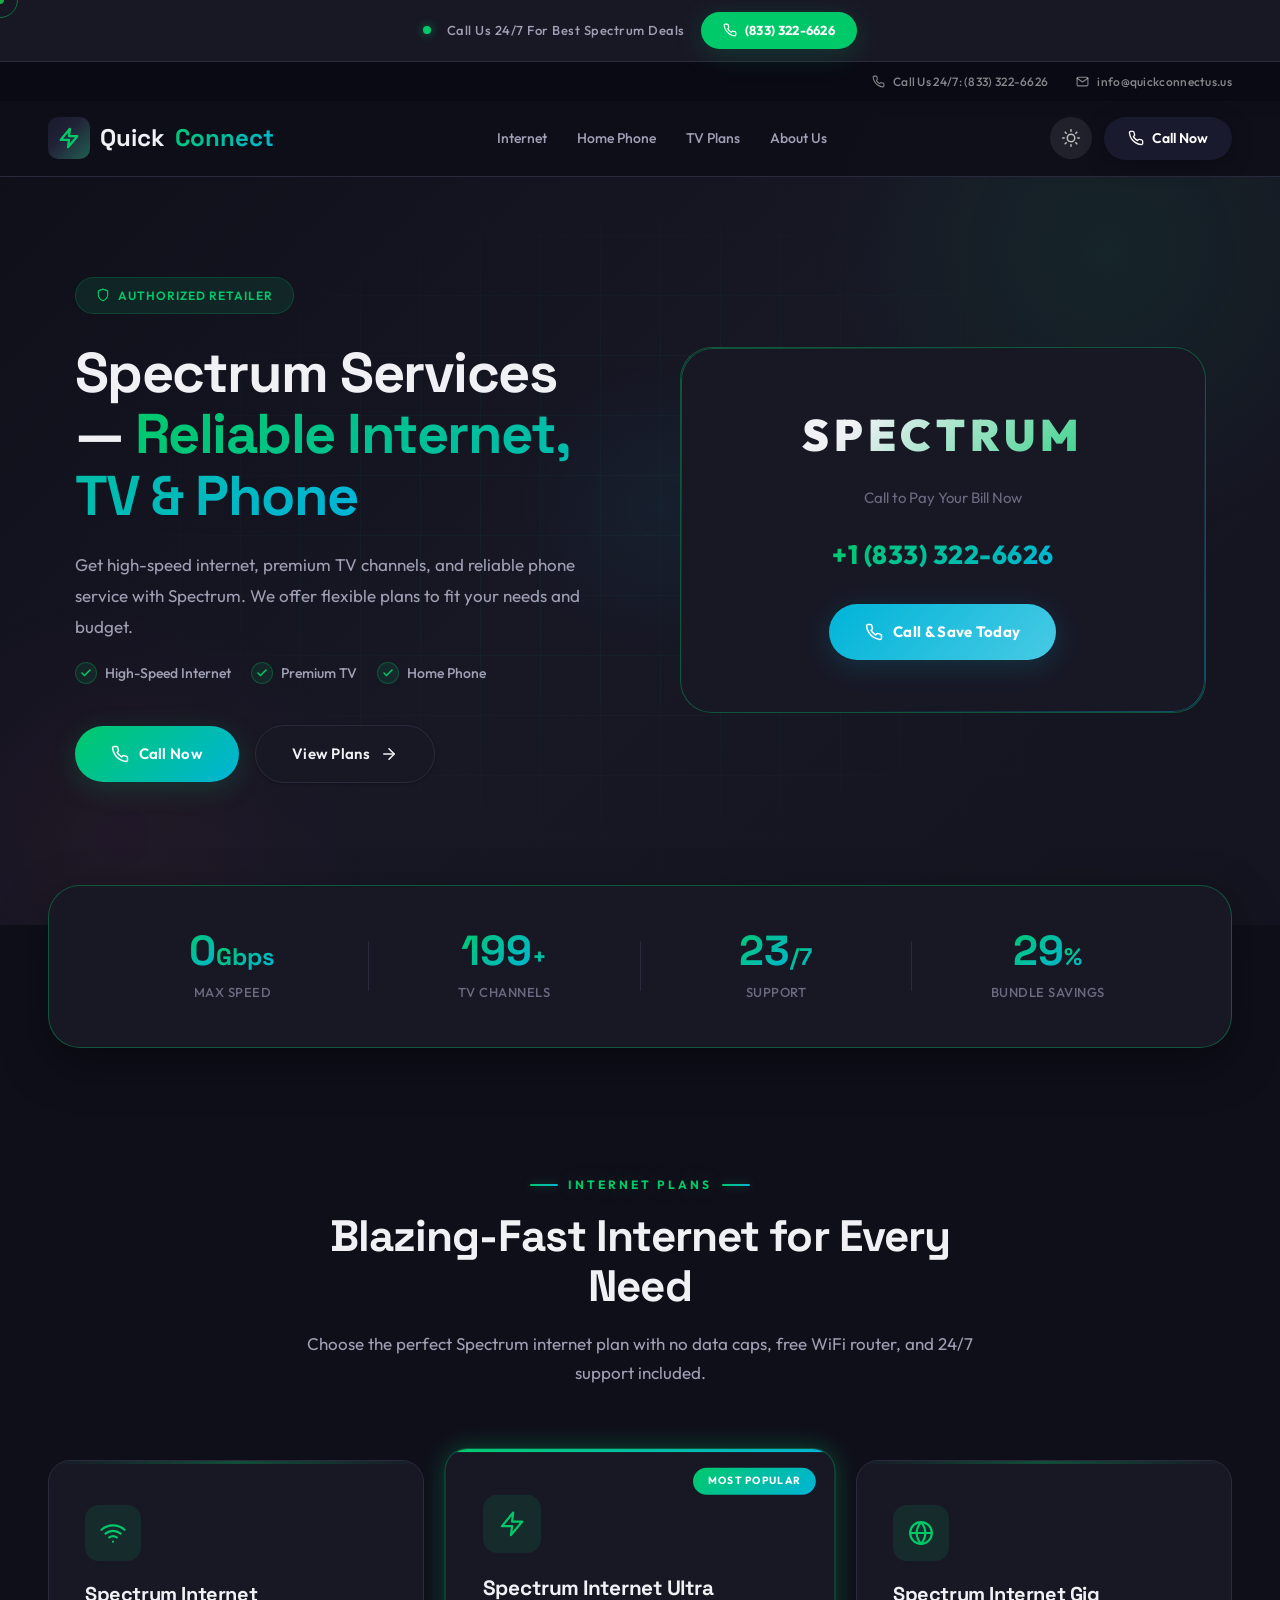
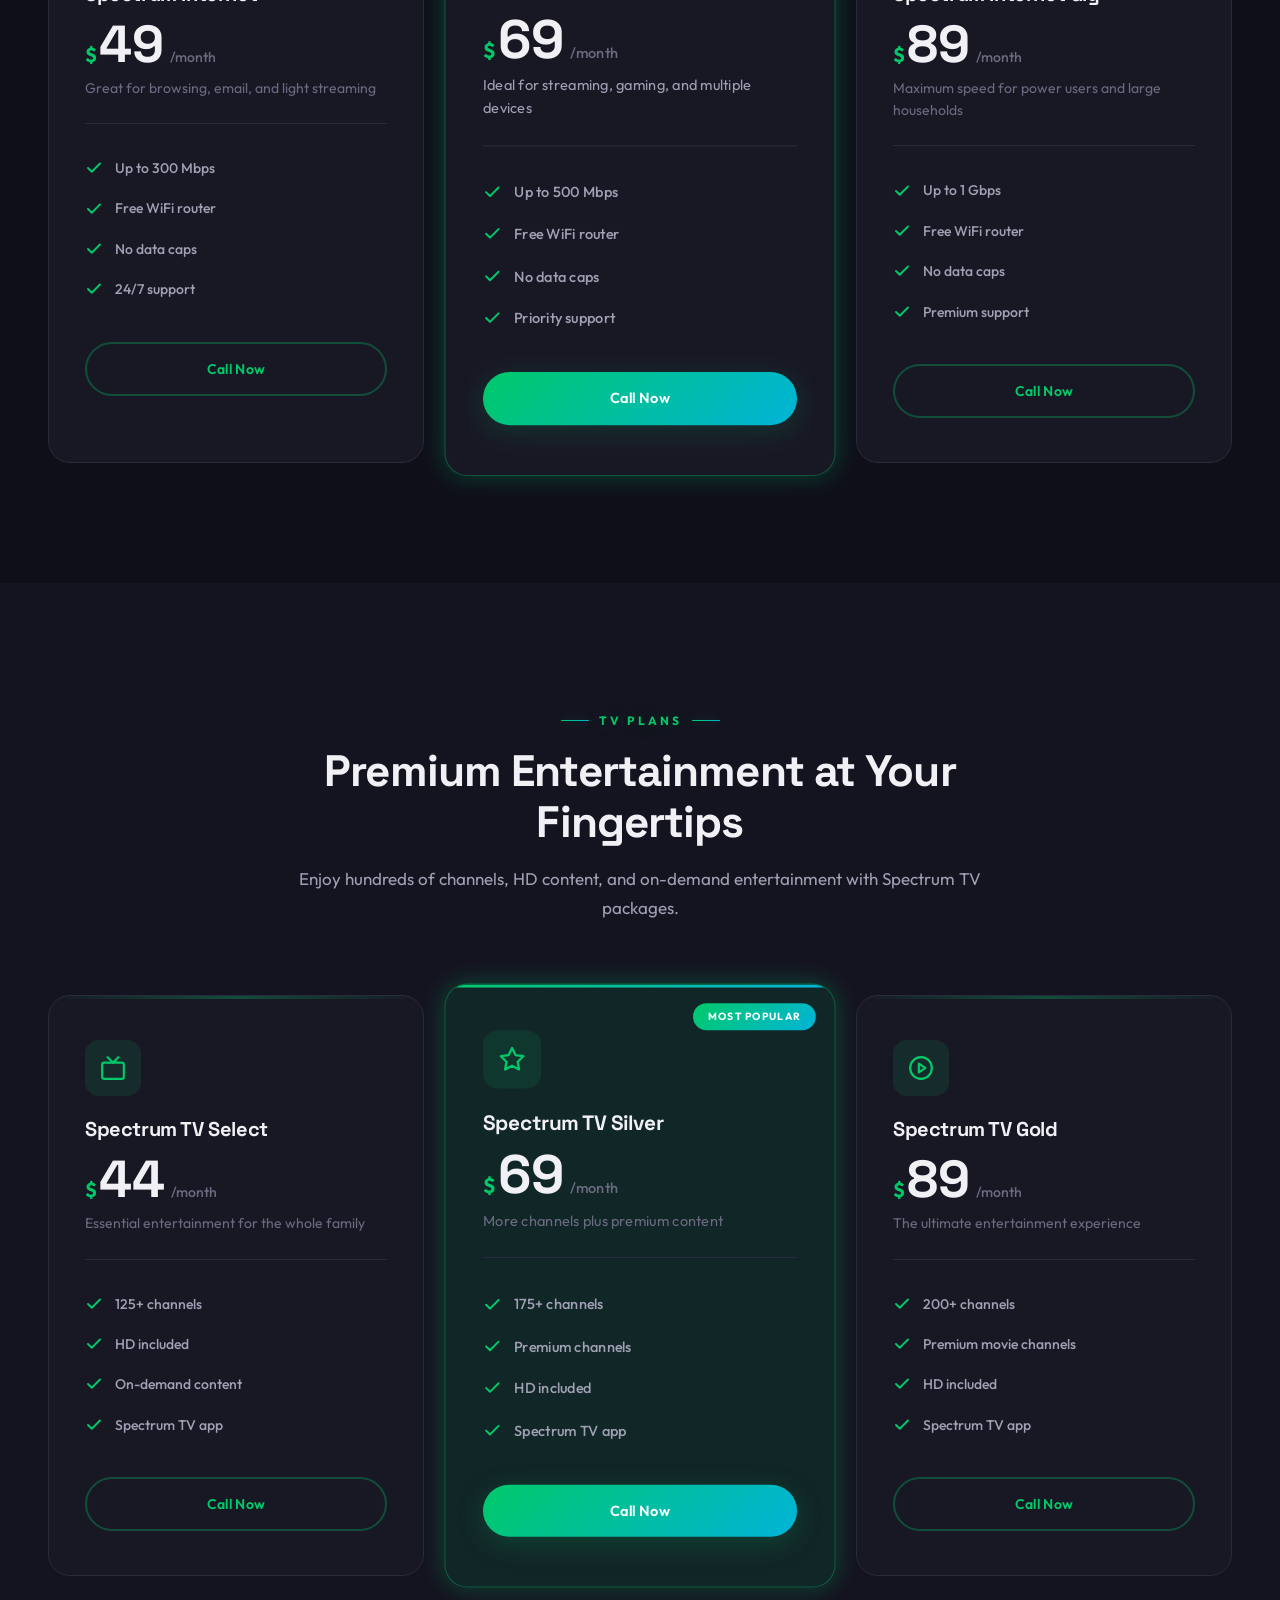
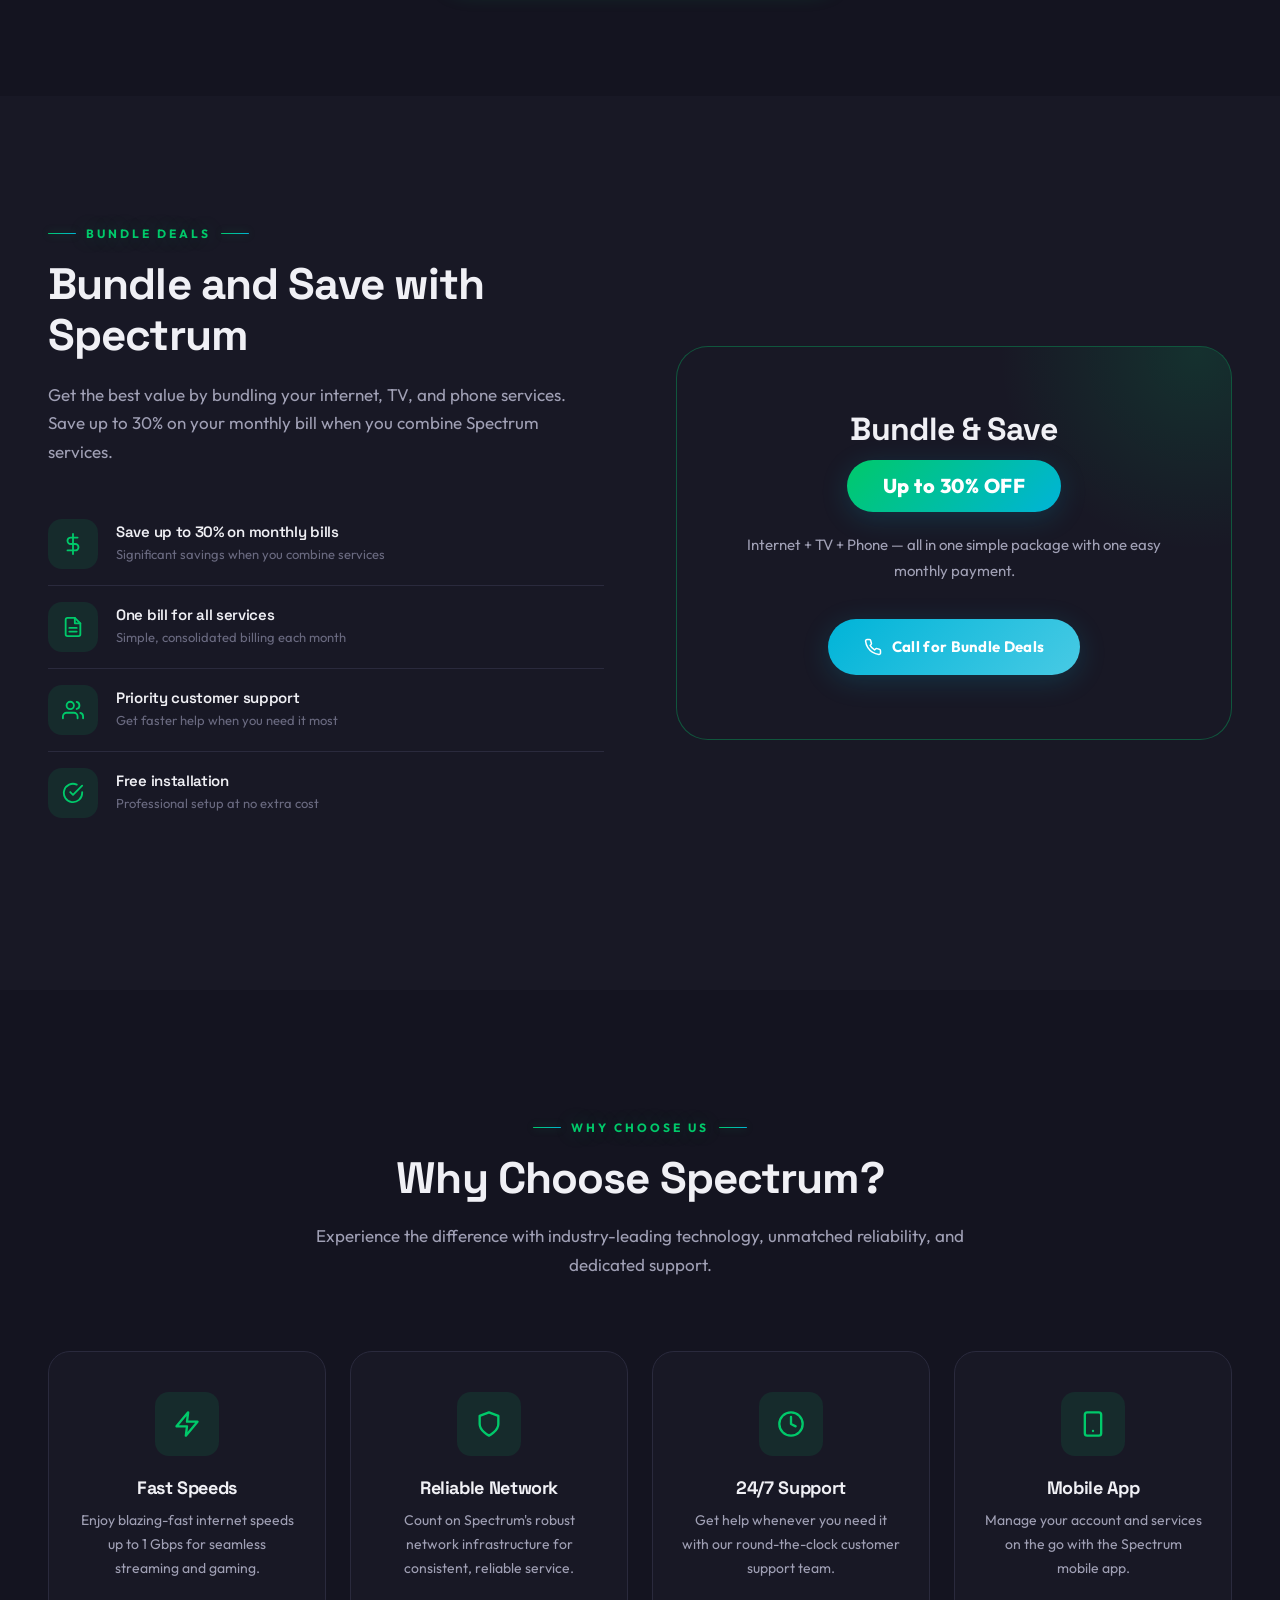
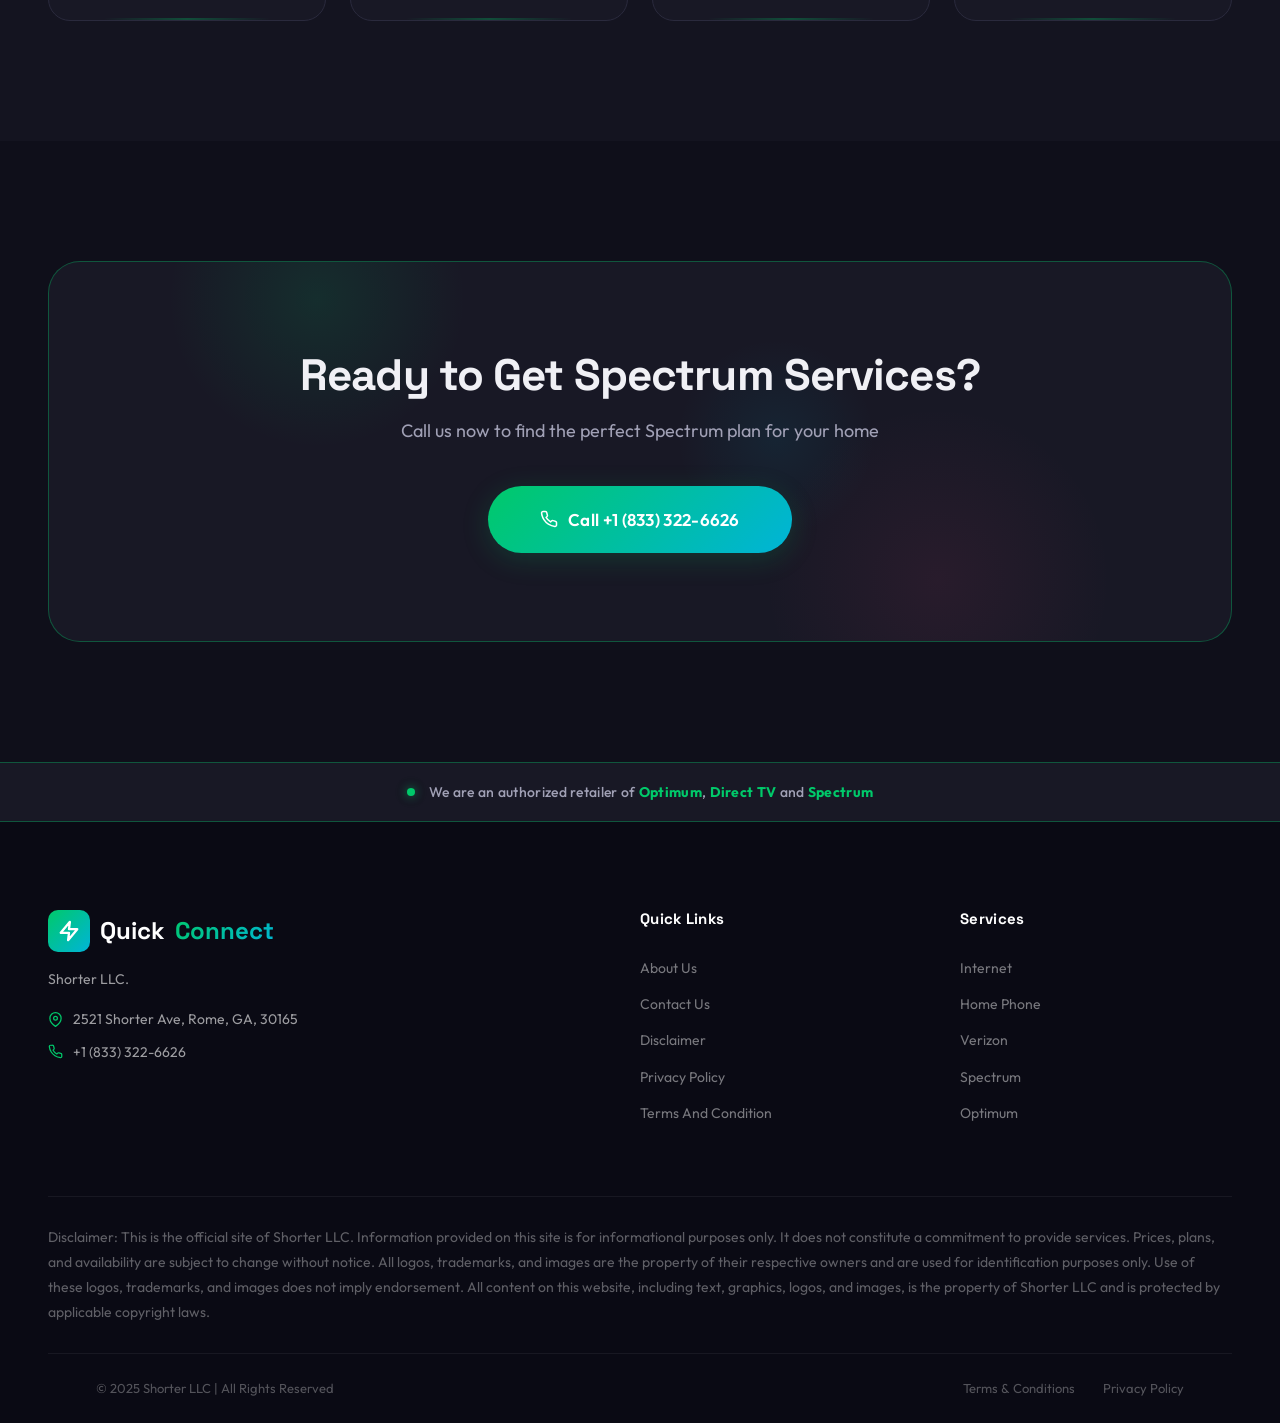
<file: spectrum.html>
<!DOCTYPE html>
<html lang="en">
<head>
    <meta charset="UTF-8">
    <meta name="viewport" content="width=device-width, initial-scale=1.0">
    <title>Spectrum Services - Reliable Internet, TV & Phone | Quick Connect</title>
    <meta name="description" content="Get high-speed internet, premium TV channels, and reliable phone service with Spectrum. Flexible plans to fit your needs and budget.">
    <link rel="preconnect" href="https://fonts.googleapis.com">
    <link rel="preconnect" href="https://fonts.gstatic.com" crossorigin>
    <link href="https://fonts.googleapis.com/css2?family=Outfit:wght@400;500;600;700;800&family=Space+Grotesk:wght@400;600;700&display=swap" rel="stylesheet">
    <link rel="preload" href="spectrum.css" as="style">
    <link rel="stylesheet" href="spectrum.css">
    <link rel="preload" href="spectrum.js" as="script">
    <script>
        // Prevent flash: dark mode is default
        (function() {
            var t = localStorage.getItem('theme');
            if (t === 'light') {
                // only remove dark if user explicitly chose light
            } else {
                document.documentElement.setAttribute('data-theme', 'dark');
            }
        })();
    </script>
</head>
<body>

    <!-- Floating Particles Background -->
    <canvas id="particles" class="particles-canvas"></canvas>

    <!-- ==================== STICKY CALL BANNER ==================== -->
    <div class="call-banner" id="callBanner">
        <div class="container">
            <div class="banner-pulse"></div>
            <p>Call Us 24/7 For Best Spectrum Deals</p>
            <a href="tel:+18333226626">
                <svg viewBox="0 0 24 24" fill="none" stroke="currentColor" stroke-width="2" stroke-linecap="round" stroke-linejoin="round"><path d="M22 16.92v3a2 2 0 0 1-2.18 2 19.79 19.79 0 0 1-8.63-3.07 19.5 19.5 0 0 1-6-6 19.79 19.79 0 0 1-3.07-8.67A2 2 0 0 1 4.11 2h3a2 2 0 0 1 2 1.72c.127.96.361 1.903.7 2.81a2 2 0 0 1-.45 2.11L8.09 9.91a16 16 0 0 0 6 6l1.27-1.27a2 2 0 0 1 2.11-.45c.907.339 1.85.573 2.81.7A2 2 0 0 1 22 16.92z"/></svg>
                (833) 322-6626
            </a>

        </div>
    </div>

    <!-- ==================== HEADER ==================== -->
    <header class="header" id="header">
        <div class="header-top">
            <div class="container">
                <div class="header-top-info">
                    <a href="tel:+18333226626">
                        <svg viewBox="0 0 24 24" fill="none" stroke="currentColor" stroke-width="2" stroke-linecap="round" stroke-linejoin="round"><path d="M22 16.92v3a2 2 0 0 1-2.18 2 19.79 19.79 0 0 1-8.63-3.07 19.5 19.5 0 0 1-6-6 19.79 19.79 0 0 1-3.07-8.67A2 2 0 0 1 4.11 2h3a2 2 0 0 1 2 1.72c.127.96.361 1.903.7 2.81a2 2 0 0 1-.45 2.11L8.09 9.91a16 16 0 0 0 6 6l1.27-1.27a2 2 0 0 1 2.11-.45c.907.339 1.85.573 2.81.7A2 2 0 0 1 22 16.92z"/></svg>
                        Call Us 24/7: (833) 322-6626
                    </a>
                    <a href="mailto:info@quickconnectus.us">
                        <svg viewBox="0 0 24 24" fill="none" stroke="currentColor" stroke-width="2" stroke-linecap="round" stroke-linejoin="round"><path d="M4 4h16c1.1 0 2 .9 2 2v12c0 1.1-.9 2-2 2H4c-1.1 0-2-.9-2-2V6c0-1.1.9-2 2-2z"/><polyline points="22,6 12,13 2,6"/></svg>
                        info@quickconnectus.us
                    </a>
                </div>
            </div>
        </div>
        <nav class="navbar">
            <div class="container">
                <a href="#" class="logo">
                    <div class="logo-icon">
                        <svg viewBox="0 0 24 24" fill="none" stroke="currentColor" stroke-width="2.5" stroke-linecap="round" stroke-linejoin="round"><path d="M13 2L3 14h9l-1 8 10-12h-9l1-8z"/></svg>
                    </div>
                    Quick<span>Connect</span>
                </a>

                <div class="nav-links" id="navLinks">
                    <a href="#internet-plans">Internet</a>
                    <a href="#bundles">Home Phone</a>
                    <a href="#tv-plans">TV Plans</a>
                    <a href="#why-spectrum">About Us</a>
                </div>

                <div class="nav-right">
                    <button class="theme-toggle" id="themeToggle" aria-label="Toggle dark/light mode">
                        <svg class="icon-sun" viewBox="0 0 24 24" fill="none" stroke="currentColor" stroke-width="2" stroke-linecap="round" stroke-linejoin="round"><circle cx="12" cy="12" r="5"/><line x1="12" y1="1" x2="12" y2="3"/><line x1="12" y1="21" x2="12" y2="23"/><line x1="4.22" y1="4.22" x2="5.64" y2="5.64"/><line x1="18.36" y1="18.36" x2="19.78" y2="19.78"/><line x1="1" y1="12" x2="3" y2="12"/><line x1="21" y1="12" x2="23" y2="12"/><line x1="4.22" y1="19.78" x2="5.64" y2="18.36"/><line x1="18.36" y1="5.64" x2="19.78" y2="4.22"/></svg>
                        <svg class="icon-moon" viewBox="0 0 24 24" fill="none" stroke="currentColor" stroke-width="2" stroke-linecap="round" stroke-linejoin="round"><path d="M21 12.79A9 9 0 1 1 11.21 3 7 7 0 0 0 21 12.79z"/></svg>
                    </button>
                    <a href="tel:+18333226626" class="nav-cta">
                        <svg viewBox="0 0 24 24" fill="none" stroke="currentColor" stroke-width="2" stroke-linecap="round" stroke-linejoin="round" style="width:16px;height:16px"><path d="M22 16.92v3a2 2 0 0 1-2.18 2 19.79 19.79 0 0 1-8.63-3.07 19.5 19.5 0 0 1-6-6 19.79 19.79 0 0 1-3.07-8.67A2 2 0 0 1 4.11 2h3a2 2 0 0 1 2 1.72c.127.96.361 1.903.7 2.81a2 2 0 0 1-.45 2.11L8.09 9.91a16 16 0 0 0 6 6l1.27-1.27a2 2 0 0 1 2.11-.45c.907.339 1.85.573 2.81.7A2 2 0 0 1 22 16.92z"/></svg>
                        <span>Call Now</span>
                    </a>
                </div>
            </div>
        </nav>
    </header>

    <!-- ==================== HERO SECTION ==================== -->
    <section class="hero">
        <div class="hero-bg-grid"></div>
        <div class="hero-glow hero-glow-1"></div>
        <div class="hero-glow hero-glow-2"></div>
        <div class="hero-glow hero-glow-3"></div>
        <div class="container">
            <div class="hero-content">
                <div class="hero-badge">
                    <svg viewBox="0 0 24 24" fill="none" stroke="currentColor" stroke-width="2" stroke-linecap="round" stroke-linejoin="round"><path d="M12 22s8-4 8-10V5l-8-3-8 3v7c0 6 8 10 8 10z"/></svg>
                    Authorized Retailer
                </div>
                <h1 class="reveal-text">Spectrum Services — <span class="highlight">Reliable Internet, TV & Phone</span></h1>
                <p class="hero-subtitle">Get high-speed internet, premium TV channels, and reliable phone service with Spectrum. We offer flexible plans to fit your needs and budget.</p>
                <div class="hero-features">
                    <div class="hero-feature">
                        <div class="check">
                            <svg viewBox="0 0 24 24" fill="none" stroke="currentColor" stroke-width="3" stroke-linecap="round" stroke-linejoin="round"><polyline points="20 6 9 17 4 12"/></svg>
                        </div>
                        High-Speed Internet
                    </div>
                    <div class="hero-feature">
                        <div class="check">
                            <svg viewBox="0 0 24 24" fill="none" stroke="currentColor" stroke-width="3" stroke-linecap="round" stroke-linejoin="round"><polyline points="20 6 9 17 4 12"/></svg>
                        </div>
                        Premium TV
                    </div>
                    <div class="hero-feature">
                        <div class="check">
                            <svg viewBox="0 0 24 24" fill="none" stroke="currentColor" stroke-width="3" stroke-linecap="round" stroke-linejoin="round"><polyline points="20 6 9 17 4 12"/></svg>
                        </div>
                        Home Phone
                    </div>
                </div>
                <div class="hero-actions">
                    <a href="tel:+18333226626" class="btn btn-primary magnetic">
                        <span class="btn-shine"></span>
                        <svg viewBox="0 0 24 24" fill="none" stroke="currentColor" stroke-width="2" stroke-linecap="round" stroke-linejoin="round"><path d="M22 16.92v3a2 2 0 0 1-2.18 2 19.79 19.79 0 0 1-8.63-3.07 19.5 19.5 0 0 1-6-6 19.79 19.79 0 0 1-3.07-8.67A2 2 0 0 1 4.11 2h3a2 2 0 0 1 2 1.72c.127.96.361 1.903.7 2.81a2 2 0 0 1-.45 2.11L8.09 9.91a16 16 0 0 0 6 6l1.27-1.27a2 2 0 0 1 2.11-.45c.907.339 1.85.573 2.81.7A2 2 0 0 1 22 16.92z"/></svg>
                        Call Now
                    </a>
                    <a href="#internet-plans" class="btn btn-glass">
                        View Plans
                        <svg viewBox="0 0 24 24" fill="none" stroke="currentColor" stroke-width="2" stroke-linecap="round" stroke-linejoin="round"><line x1="5" y1="12" x2="19" y2="12"/><polyline points="12 5 19 12 12 19"/></svg>
                    </a>
                </div>
            </div>
            <div class="hero-visual">
                <div class="hero-card glass-card fade-in">
                    <div class="hero-card-border"></div>
                    <div class="spectrum-logo-text">SPECTRUM</div>
                    <p>Call to Pay Your Bill Now</p>
                    <div class="phone-display">
                        <a href="tel:+18333226626">+1 (833) 322-6626</a>
                    </div>
                    <a href="tel:+18333226626" class="btn btn-gold magnetic">
                        <span class="btn-shine"></span>
                        <svg viewBox="0 0 24 24" fill="none" stroke="currentColor" stroke-width="2" stroke-linecap="round" stroke-linejoin="round"><path d="M22 16.92v3a2 2 0 0 1-2.18 2 19.79 19.79 0 0 1-8.63-3.07 19.5 19.5 0 0 1-6-6 19.79 19.79 0 0 1-3.07-8.67A2 2 0 0 1 4.11 2h3a2 2 0 0 1 2 1.72c.127.96.361 1.903.7 2.81a2 2 0 0 1-.45 2.11L8.09 9.91a16 16 0 0 0 6 6l1.27-1.27a2 2 0 0 1 2.11-.45c.907.339 1.85.573 2.81.7A2 2 0 0 1 22 16.92z"/></svg>
                        Call & Save Today
                    </a>
                </div>
            </div>
        </div>
    </section>

    <!-- ==================== STATS BAR ==================== -->
    <section class="stats-bar">
        <div class="container">
            <div class="stats-grid">
                <div class="stat-item">
                    <span class="stat-number" data-target="1">0</span><span class="stat-suffix">Gbps</span>
                    <span class="stat-label">Max Speed</span>
                </div>
                <div class="stat-divider"></div>
                <div class="stat-item">
                    <span class="stat-number" data-target="200">0</span><span class="stat-suffix">+</span>
                    <span class="stat-label">TV Channels</span>
                </div>
                <div class="stat-divider"></div>
                <div class="stat-item">
                    <span class="stat-number" data-target="24">0</span><span class="stat-suffix">/7</span>
                    <span class="stat-label">Support</span>
                </div>
                <div class="stat-divider"></div>
                <div class="stat-item">
                    <span class="stat-number" data-target="30">0</span><span class="stat-suffix">%</span>
                    <span class="stat-label">Bundle Savings</span>
                </div>
            </div>
        </div>
    </section>

    <!-- ==================== INTERNET PLANS ==================== -->
    <section class="section" id="internet-plans">
        <div class="container">
            <div class="section-header">
                <div class="section-label">Internet Plans</div>
                <h2>Blazing-Fast Internet for Every Need</h2>
                <p>Choose the perfect Spectrum internet plan with no data caps, free WiFi router, and 24/7 support included.</p>
            </div>
            <div class="plans-grid">
                <!-- Plan 1 -->
                <div class="plan-card fade-in fade-in-delay-1">
                    <div class="plan-card-bg"></div>
                    <div class="plan-icon">
                        <svg viewBox="0 0 24 24" fill="none" stroke="currentColor" stroke-width="2" stroke-linecap="round" stroke-linejoin="round"><path d="M5 12.55a11 11 0 0 1 14.08 0"/><path d="M1.42 9a16 16 0 0 1 21.16 0"/><path d="M8.53 16.11a6 6 0 0 1 6.95 0"/><line x1="12" y1="20" x2="12.01" y2="20"/></svg>
                    </div>
                    <h3 class="plan-name">Spectrum Internet</h3>
                    <div class="plan-price">
                        <span class="currency">$</span>
                        <span class="amount">49</span>
                        <span class="period">/month</span>
                    </div>
                    <p class="plan-desc">Great for browsing, email, and light streaming</p>
                    <ul class="plan-features">
                        <li>
                            <svg viewBox="0 0 24 24" fill="none" stroke="currentColor" stroke-width="2.5" stroke-linecap="round" stroke-linejoin="round"><polyline points="20 6 9 17 4 12"/></svg>
                            Up to 300 Mbps
                        </li>
                        <li>
                            <svg viewBox="0 0 24 24" fill="none" stroke="currentColor" stroke-width="2.5" stroke-linecap="round" stroke-linejoin="round"><polyline points="20 6 9 17 4 12"/></svg>
                            Free WiFi router
                        </li>
                        <li>
                            <svg viewBox="0 0 24 24" fill="none" stroke="currentColor" stroke-width="2.5" stroke-linecap="round" stroke-linejoin="round"><polyline points="20 6 9 17 4 12"/></svg>
                            No data caps
                        </li>
                        <li>
                            <svg viewBox="0 0 24 24" fill="none" stroke="currentColor" stroke-width="2.5" stroke-linecap="round" stroke-linejoin="round"><polyline points="20 6 9 17 4 12"/></svg>
                            24/7 support
                        </li>
                    </ul>
                    <a href="tel:+18333226626" class="btn btn-outline magnetic">Call Now</a>
                </div>

                <!-- Plan 2 (Featured) -->
                <div class="plan-card featured fade-in fade-in-delay-2">
                    <div class="plan-card-bg"></div>
                    <div class="plan-badge">Most Popular</div>
                    <div class="plan-icon">
                        <svg viewBox="0 0 24 24" fill="none" stroke="currentColor" stroke-width="2" stroke-linecap="round" stroke-linejoin="round"><path d="M13 2L3 14h9l-1 8 10-12h-9l1-8z"/></svg>
                    </div>
                    <h3 class="plan-name">Spectrum Internet Ultra</h3>
                    <div class="plan-price">
                        <span class="currency">$</span>
                        <span class="amount">69</span>
                        <span class="period">/month</span>
                    </div>
                    <p class="plan-desc">Ideal for streaming, gaming, and multiple devices</p>
                    <ul class="plan-features">
                        <li>
                            <svg viewBox="0 0 24 24" fill="none" stroke="currentColor" stroke-width="2.5" stroke-linecap="round" stroke-linejoin="round"><polyline points="20 6 9 17 4 12"/></svg>
                            Up to 500 Mbps
                        </li>
                        <li>
                            <svg viewBox="0 0 24 24" fill="none" stroke="currentColor" stroke-width="2.5" stroke-linecap="round" stroke-linejoin="round"><polyline points="20 6 9 17 4 12"/></svg>
                            Free WiFi router
                        </li>
                        <li>
                            <svg viewBox="0 0 24 24" fill="none" stroke="currentColor" stroke-width="2.5" stroke-linecap="round" stroke-linejoin="round"><polyline points="20 6 9 17 4 12"/></svg>
                            No data caps
                        </li>
                        <li>
                            <svg viewBox="0 0 24 24" fill="none" stroke="currentColor" stroke-width="2.5" stroke-linecap="round" stroke-linejoin="round"><polyline points="20 6 9 17 4 12"/></svg>
                            Priority support
                        </li>
                    </ul>
                    <a href="tel:+18333226626" class="btn btn-primary magnetic"><span class="btn-shine"></span>Call Now</a>
                </div>

                <!-- Plan 3 -->
                <div class="plan-card fade-in fade-in-delay-3">
                    <div class="plan-card-bg"></div>
                    <div class="plan-icon">
                        <svg viewBox="0 0 24 24" fill="none" stroke="currentColor" stroke-width="2" stroke-linecap="round" stroke-linejoin="round"><circle cx="12" cy="12" r="10"/><line x1="2" y1="12" x2="22" y2="12"/><path d="M12 2a15.3 15.3 0 0 1 4 10 15.3 15.3 0 0 1-4 10 15.3 15.3 0 0 1-4-10 15.3 15.3 0 0 1 4-10z"/></svg>
                    </div>
                    <h3 class="plan-name">Spectrum Internet Gig</h3>
                    <div class="plan-price">
                        <span class="currency">$</span>
                        <span class="amount">89</span>
                        <span class="period">/month</span>
                    </div>
                    <p class="plan-desc">Maximum speed for power users and large households</p>
                    <ul class="plan-features">
                        <li>
                            <svg viewBox="0 0 24 24" fill="none" stroke="currentColor" stroke-width="2.5" stroke-linecap="round" stroke-linejoin="round"><polyline points="20 6 9 17 4 12"/></svg>
                            Up to 1 Gbps
                        </li>
                        <li>
                            <svg viewBox="0 0 24 24" fill="none" stroke="currentColor" stroke-width="2.5" stroke-linecap="round" stroke-linejoin="round"><polyline points="20 6 9 17 4 12"/></svg>
                            Free WiFi router
                        </li>
                        <li>
                            <svg viewBox="0 0 24 24" fill="none" stroke="currentColor" stroke-width="2.5" stroke-linecap="round" stroke-linejoin="round"><polyline points="20 6 9 17 4 12"/></svg>
                            No data caps
                        </li>
                        <li>
                            <svg viewBox="0 0 24 24" fill="none" stroke="currentColor" stroke-width="2.5" stroke-linecap="round" stroke-linejoin="round"><polyline points="20 6 9 17 4 12"/></svg>
                            Premium support
                        </li>
                    </ul>
                    <a href="tel:+18333226626" class="btn btn-outline magnetic">Call Now</a>
                </div>
            </div>
        </div>
    </section>

    <!-- ==================== TV PLANS ==================== -->
    <section class="section section-dark" id="tv-plans">
        <div class="container">
            <div class="section-header">
                <div class="section-label">TV Plans</div>
                <h2>Premium Entertainment at Your Fingertips</h2>
                <p>Enjoy hundreds of channels, HD content, and on-demand entertainment with Spectrum TV packages.</p>
            </div>
            <div class="plans-grid dark-cards">
                <!-- TV Plan 1 -->
                <div class="plan-card fade-in fade-in-delay-1">
                    <div class="plan-card-bg"></div>
                    <div class="plan-icon">
                        <svg viewBox="0 0 24 24" fill="none" stroke="currentColor" stroke-width="2" stroke-linecap="round" stroke-linejoin="round"><rect x="2" y="7" width="20" height="15" rx="2" ry="2"/><polyline points="17 2 12 7 7 2"/></svg>
                    </div>
                    <h3 class="plan-name">Spectrum TV Select</h3>
                    <div class="plan-price">
                        <span class="currency">$</span>
                        <span class="amount">44</span>
                        <span class="period">/month</span>
                    </div>
                    <p class="plan-desc">Essential entertainment for the whole family</p>
                    <ul class="plan-features">
                        <li>
                            <svg viewBox="0 0 24 24" fill="none" stroke="currentColor" stroke-width="2.5" stroke-linecap="round" stroke-linejoin="round"><polyline points="20 6 9 17 4 12"/></svg>
                            125+ channels
                        </li>
                        <li>
                            <svg viewBox="0 0 24 24" fill="none" stroke="currentColor" stroke-width="2.5" stroke-linecap="round" stroke-linejoin="round"><polyline points="20 6 9 17 4 12"/></svg>
                            HD included
                        </li>
                        <li>
                            <svg viewBox="0 0 24 24" fill="none" stroke="currentColor" stroke-width="2.5" stroke-linecap="round" stroke-linejoin="round"><polyline points="20 6 9 17 4 12"/></svg>
                            On-demand content
                        </li>
                        <li>
                            <svg viewBox="0 0 24 24" fill="none" stroke="currentColor" stroke-width="2.5" stroke-linecap="round" stroke-linejoin="round"><polyline points="20 6 9 17 4 12"/></svg>
                            Spectrum TV app
                        </li>
                    </ul>
                    <a href="tel:+18333226626" class="btn btn-outline magnetic">Call Now</a>
                </div>

                <!-- TV Plan 2 (Featured) -->
                <div class="plan-card featured fade-in fade-in-delay-2">
                    <div class="plan-card-bg"></div>
                    <div class="plan-badge">Most Popular</div>
                    <div class="plan-icon">
                        <svg viewBox="0 0 24 24" fill="none" stroke="currentColor" stroke-width="2" stroke-linecap="round" stroke-linejoin="round"><polygon points="12 2 15.09 8.26 22 9.27 17 14.14 18.18 21.02 12 17.77 5.82 21.02 7 14.14 2 9.27 8.91 8.26 12 2"/></svg>
                    </div>
                    <h3 class="plan-name">Spectrum TV Silver</h3>
                    <div class="plan-price">
                        <span class="currency">$</span>
                        <span class="amount">69</span>
                        <span class="period">/month</span>
                    </div>
                    <p class="plan-desc">More channels plus premium content</p>
                    <ul class="plan-features">
                        <li>
                            <svg viewBox="0 0 24 24" fill="none" stroke="currentColor" stroke-width="2.5" stroke-linecap="round" stroke-linejoin="round"><polyline points="20 6 9 17 4 12"/></svg>
                            175+ channels
                        </li>
                        <li>
                            <svg viewBox="0 0 24 24" fill="none" stroke="currentColor" stroke-width="2.5" stroke-linecap="round" stroke-linejoin="round"><polyline points="20 6 9 17 4 12"/></svg>
                            Premium channels
                        </li>
                        <li>
                            <svg viewBox="0 0 24 24" fill="none" stroke="currentColor" stroke-width="2.5" stroke-linecap="round" stroke-linejoin="round"><polyline points="20 6 9 17 4 12"/></svg>
                            HD included
                        </li>
                        <li>
                            <svg viewBox="0 0 24 24" fill="none" stroke="currentColor" stroke-width="2.5" stroke-linecap="round" stroke-linejoin="round"><polyline points="20 6 9 17 4 12"/></svg>
                            Spectrum TV app
                        </li>
                    </ul>
                    <a href="tel:+18333226626" class="btn btn-primary magnetic"><span class="btn-shine"></span>Call Now</a>
                </div>

                <!-- TV Plan 3 -->
                <div class="plan-card fade-in fade-in-delay-3">
                    <div class="plan-card-bg"></div>
                    <div class="plan-icon">
                        <svg viewBox="0 0 24 24" fill="none" stroke="currentColor" stroke-width="2" stroke-linecap="round" stroke-linejoin="round"><circle cx="12" cy="12" r="10"/><polygon points="10 8 16 12 10 16 10 8"/></svg>
                    </div>
                    <h3 class="plan-name">Spectrum TV Gold</h3>
                    <div class="plan-price">
                        <span class="currency">$</span>
                        <span class="amount">89</span>
                        <span class="period">/month</span>
                    </div>
                    <p class="plan-desc">The ultimate entertainment experience</p>
                    <ul class="plan-features">
                        <li>
                            <svg viewBox="0 0 24 24" fill="none" stroke="currentColor" stroke-width="2.5" stroke-linecap="round" stroke-linejoin="round"><polyline points="20 6 9 17 4 12"/></svg>
                            200+ channels
                        </li>
                        <li>
                            <svg viewBox="0 0 24 24" fill="none" stroke="currentColor" stroke-width="2.5" stroke-linecap="round" stroke-linejoin="round"><polyline points="20 6 9 17 4 12"/></svg>
                            Premium movie channels
                        </li>
                        <li>
                            <svg viewBox="0 0 24 24" fill="none" stroke="currentColor" stroke-width="2.5" stroke-linecap="round" stroke-linejoin="round"><polyline points="20 6 9 17 4 12"/></svg>
                            HD included
                        </li>
                        <li>
                            <svg viewBox="0 0 24 24" fill="none" stroke="currentColor" stroke-width="2.5" stroke-linecap="round" stroke-linejoin="round"><polyline points="20 6 9 17 4 12"/></svg>
                            Spectrum TV app
                        </li>
                    </ul>
                    <a href="tel:+18333226626" class="btn btn-outline magnetic">Call Now</a>
                </div>
            </div>
        </div>
    </section>

    <!-- ==================== BUNDLE SECTION ==================== -->
    <section class="section bundle-section" id="bundles">
        <div class="container">
            <div class="bundle-grid">
                <div class="bundle-content fade-in">
                    <div class="section-label" style="justify-content:flex-start">Bundle Deals</div>
                    <h2>Bundle and Save with Spectrum</h2>
                    <p>Get the best value by bundling your internet, TV, and phone services. Save up to 30% on your monthly bill when you combine Spectrum services.</p>
                    <div class="bundle-benefits">
                        <div class="bundle-benefit">
                            <div class="bundle-benefit-icon">
                                <svg viewBox="0 0 24 24" fill="none" stroke="currentColor" stroke-width="2" stroke-linecap="round" stroke-linejoin="round"><line x1="12" y1="1" x2="12" y2="23"/><path d="M17 5H9.5a3.5 3.5 0 0 0 0 7h5a3.5 3.5 0 0 1 0 7H6"/></svg>
                            </div>
                            <div class="bundle-benefit-text">
                                <h4>Save up to 30% on monthly bills</h4>
                                <p>Significant savings when you combine services</p>
                            </div>
                        </div>
                        <div class="bundle-benefit">
                            <div class="bundle-benefit-icon">
                                <svg viewBox="0 0 24 24" fill="none" stroke="currentColor" stroke-width="2" stroke-linecap="round" stroke-linejoin="round"><path d="M14 2H6a2 2 0 0 0-2 2v16a2 2 0 0 0 2 2h12a2 2 0 0 0 2-2V8z"/><polyline points="14 2 14 8 20 8"/><line x1="16" y1="13" x2="8" y2="13"/><line x1="16" y1="17" x2="8" y2="17"/></svg>
                            </div>
                            <div class="bundle-benefit-text">
                                <h4>One bill for all services</h4>
                                <p>Simple, consolidated billing each month</p>
                            </div>
                        </div>
                        <div class="bundle-benefit">
                            <div class="bundle-benefit-icon">
                                <svg viewBox="0 0 24 24" fill="none" stroke="currentColor" stroke-width="2" stroke-linecap="round" stroke-linejoin="round"><path d="M17 21v-2a4 4 0 0 0-4-4H5a4 4 0 0 0-4 4v2"/><circle cx="9" cy="7" r="4"/><path d="M23 21v-2a4 4 0 0 0-3-3.87"/><path d="M16 3.13a4 4 0 0 1 0 7.75"/></svg>
                            </div>
                            <div class="bundle-benefit-text">
                                <h4>Priority customer support</h4>
                                <p>Get faster help when you need it most</p>
                            </div>
                        </div>
                        <div class="bundle-benefit">
                            <div class="bundle-benefit-icon">
                                <svg viewBox="0 0 24 24" fill="none" stroke="currentColor" stroke-width="2" stroke-linecap="round" stroke-linejoin="round"><path d="M22 11.08V12a10 10 0 1 1-5.93-9.14"/><polyline points="22 4 12 14.01 9 11.01"/></svg>
                            </div>
                            <div class="bundle-benefit-text">
                                <h4>Free installation</h4>
                                <p>Professional setup at no extra cost</p>
                            </div>
                        </div>
                    </div>
                </div>
                <div class="bundle-visual fade-in fade-in-delay-2">
                    <div class="bundle-visual-glow"></div>
                    <h3>Bundle & Save</h3>
                    <div class="save-badge">Up to 30% OFF</div>
                    <p>Internet + TV + Phone — all in one simple package with one easy monthly payment.</p>
                    <a href="tel:+18333226626" class="btn btn-gold magnetic">
                        <span class="btn-shine"></span>
                        <svg viewBox="0 0 24 24" fill="none" stroke="currentColor" stroke-width="2" stroke-linecap="round" stroke-linejoin="round"><path d="M22 16.92v3a2 2 0 0 1-2.18 2 19.79 19.79 0 0 1-8.63-3.07 19.5 19.5 0 0 1-6-6 19.79 19.79 0 0 1-3.07-8.67A2 2 0 0 1 4.11 2h3a2 2 0 0 1 2 1.72c.127.96.361 1.903.7 2.81a2 2 0 0 1-.45 2.11L8.09 9.91a16 16 0 0 0 6 6l1.27-1.27a2 2 0 0 1 2.11-.45c.907.339 1.85.573 2.81.7A2 2 0 0 1 22 16.92z"/></svg>
                        Call for Bundle Deals
                    </a>
                </div>
            </div>
        </div>
    </section>

    <!-- ==================== WHY CHOOSE SPECTRUM ==================== -->
    <section class="section section-dark" id="why-spectrum">
        <div class="container">
            <div class="section-header">
                <div class="section-label">Why Choose Us</div>
                <h2>Why Choose Spectrum?</h2>
                <p>Experience the difference with industry-leading technology, unmatched reliability, and dedicated support.</p>
            </div>
            <div class="features-grid">
                <div class="feature-card fade-in fade-in-delay-1">
                    <div class="feature-card-border"></div>
                    <div class="feature-icon">
                        <svg viewBox="0 0 24 24" fill="none" stroke="currentColor" stroke-width="2" stroke-linecap="round" stroke-linejoin="round"><path d="M13 2L3 14h9l-1 8 10-12h-9l1-8z"/></svg>
                    </div>
                    <h3>Fast Speeds</h3>
                    <p>Enjoy blazing-fast internet speeds up to 1 Gbps for seamless streaming and gaming.</p>
                </div>
                <div class="feature-card fade-in fade-in-delay-2">
                    <div class="feature-card-border"></div>
                    <div class="feature-icon">
                        <svg viewBox="0 0 24 24" fill="none" stroke="currentColor" stroke-width="2" stroke-linecap="round" stroke-linejoin="round"><path d="M12 22s8-4 8-10V5l-8-3-8 3v7c0 6 8 10 8 10z"/></svg>
                    </div>
                    <h3>Reliable Network</h3>
                    <p>Count on Spectrum's robust network infrastructure for consistent, reliable service.</p>
                </div>
                <div class="feature-card fade-in fade-in-delay-3">
                    <div class="feature-card-border"></div>
                    <div class="feature-icon">
                        <svg viewBox="0 0 24 24" fill="none" stroke="currentColor" stroke-width="2" stroke-linecap="round" stroke-linejoin="round"><circle cx="12" cy="12" r="10"/><polyline points="12 6 12 12 16 14"/></svg>
                    </div>
                    <h3>24/7 Support</h3>
                    <p>Get help whenever you need it with our round-the-clock customer support team.</p>
                </div>
                <div class="feature-card fade-in fade-in-delay-4">
                    <div class="feature-card-border"></div>
                    <div class="feature-icon">
                        <svg viewBox="0 0 24 24" fill="none" stroke="currentColor" stroke-width="2" stroke-linecap="round" stroke-linejoin="round"><rect x="5" y="2" width="14" height="20" rx="2" ry="2"/><line x1="12" y1="18" x2="12.01" y2="18"/></svg>
                    </div>
                    <h3>Mobile App</h3>
                    <p>Manage your account and services on the go with the Spectrum mobile app.</p>
                </div>
            </div>
        </div>
    </section>

    <!-- ==================== CTA SECTION ==================== -->
    <section class="cta-section">
        <div class="container">
            <div class="cta-box fade-in">
                <div class="cta-orbs">
                    <div class="cta-orb cta-orb-1"></div>
                    <div class="cta-orb cta-orb-2"></div>
                    <div class="cta-orb cta-orb-3"></div>
                </div>
                <h2>Ready to Get Spectrum Services?</h2>
                <p>Call us now to find the perfect Spectrum plan for your home</p>
                <a href="tel:+18333226626" class="btn btn-primary magnetic">
                    <span class="btn-shine"></span>
                    <svg viewBox="0 0 24 24" fill="none" stroke="currentColor" stroke-width="2" stroke-linecap="round" stroke-linejoin="round"><path d="M22 16.92v3a2 2 0 0 1-2.18 2 19.79 19.79 0 0 1-8.63-3.07 19.5 19.5 0 0 1-6-6 19.79 19.79 0 0 1-3.07-8.67A2 2 0 0 1 4.11 2h3a2 2 0 0 1 2 1.72c.127.96.361 1.903.7 2.81a2 2 0 0 1-.45 2.11L8.09 9.91a16 16 0 0 0 6 6l1.27-1.27a2 2 0 0 1 2.11-.45c.907.339 1.85.573 2.81.7A2 2 0 0 1 22 16.92z"/></svg>
                    Call +1 (833) 322-6626
                </a>
            </div>
        </div>
    </section>

    <!-- ==================== AUTHORIZED RETAILER BANNER ==================== -->
    <div class="retailer-banner">
        <div class="container">
            <div class="banner-pulse"></div>
            <p>We are an authorized retailer of <strong>Optimum</strong>, <strong>Direct TV</strong> and <strong>Spectrum</strong></p>
        </div>
    </div>

    <!-- ==================== FOOTER ==================== -->
    <footer class="footer">
        <div class="container">
            <div class="footer-grid">
                <div class="footer-brand">
                    <a href="#" class="logo" style="margin-bottom:16px">
                        <div class="logo-icon">
                            <svg viewBox="0 0 24 24" fill="none" stroke="currentColor" stroke-width="2.5" stroke-linecap="round" stroke-linejoin="round"><path d="M13 2L3 14h9l-1 8 10-12h-9l1-8z"/></svg>
                        </div>
                        Quick<span>Connect</span>
                    </a>
                    <p>Shorter LLC.</p>
                    <div class="footer-contact-item">
                        <svg viewBox="0 0 24 24" fill="none" stroke="currentColor" stroke-width="2" stroke-linecap="round" stroke-linejoin="round"><path d="M21 10c0 7-9 13-9 13s-9-6-9-13a9 9 0 0 1 18 0z"/><circle cx="12" cy="10" r="3"/></svg>
                        <span>2521 Shorter Ave, Rome, GA, 30165</span>
                    </div>
                    <div class="footer-contact-item">
                        <svg viewBox="0 0 24 24" fill="none" stroke="currentColor" stroke-width="2" stroke-linecap="round" stroke-linejoin="round"><path d="M22 16.92v3a2 2 0 0 1-2.18 2 19.79 19.79 0 0 1-8.63-3.07 19.5 19.5 0 0 1-6-6 19.79 19.79 0 0 1-3.07-8.67A2 2 0 0 1 4.11 2h3a2 2 0 0 1 2 1.72c.127.96.361 1.903.7 2.81a2 2 0 0 1-.45 2.11L8.09 9.91a16 16 0 0 0 6 6l1.27-1.27a2 2 0 0 1 2.11-.45c.907.339 1.85.573 2.81.7A2 2 0 0 1 22 16.92z"/></svg>
                        <a href="tel:+18333226626">+1 (833) 322-6626</a>
                    </div>

                </div>

                <div class="footer-links">
                    <h4>Quick Links</h4>
                    <a href="#why-spectrum">About Us</a>
                    <a href="#">Contact Us</a>
                    <a href="#">Disclaimer</a>
                    <a href="#">Privacy Policy</a>
                    <a href="#">Terms And Condition</a>
                </div>

                <div class="footer-links">
                    <h4>Services</h4>
                    <a href="#internet-plans">Internet</a>
                    <a href="#bundles">Home Phone</a>
                    <a href="#">Verizon</a>
                    <a href="#">Spectrum</a>
                    <a href="#">Optimum</a>
                </div>

            </div>

            <div class="footer-disclaimer">
                <p>Disclaimer: This is the official site of Shorter LLC. Information provided on this site is for informational purposes only. It does not constitute a commitment to provide services. Prices, plans, and availability are subject to change without notice. All logos, trademarks, and images are the property of their respective owners and are used for identification purposes only. Use of these logos, trademarks, and images does not imply endorsement. All content on this website, including text, graphics, logos, and images, is the property of Shorter LLC and is protected by applicable copyright laws.</p>
            </div>

            <div class="footer-bottom">
                <div class="container">
                    <p>&copy; 2025 Shorter LLC | All Rights Reserved</p>
                    <div class="footer-bottom-links">
                        <a href="#">Terms & Conditions</a>
                        <a href="#">Privacy Policy</a>
                    </div>
                </div>
            </div>
        </div>
    </footer>

    <!-- Custom Cursor -->
    <div class="cursor" id="cursor"></div>
    <div class="cursor-follower" id="cursorFollower"></div>

    <script src="spectrum.js"></script>
</body>
</html>
</file>
<file: style.css>
/* ==================== CSS RESET & VARIABLES ==================== */
*, *::before, *::after {
    margin: 0;
    padding: 0;
    box-sizing: border-box;
}

:root {
    /* Clean White Theme with Accent Pops */
    --primary: #1a1a2e;
    --primary-light: #2d2d44;
    --accent: #00c96a;
    --accent-hover: #00b35e;
    --accent-glow: rgba(0, 201, 106, 0.2);
    --accent-soft: rgba(0, 201, 106, 0.07);
    --secondary: #e8457a;
    --secondary-glow: rgba(232, 69, 122, 0.15);
    --gold: #00b4d8;
    --gold-light: #48cae4;
    --gold-glow: rgba(0, 180, 216, 0.15);
    --success: #00c96a;
    --bg-dark: #f8f9fc;
    --bg-body: #ffffff;
    --bg-card: #ffffff;
    --bg-gradient: linear-gradient(135deg, #ffffff 0%, #f0f4f8 40%, #f5f7fa 100%);
    --bg-gradient-accent: linear-gradient(135deg, #00c96a, #00b4d8);
    --text-primary: #1a1a2e;
    --text-secondary: #555570;
    --text-light: #8888a0;
    --text-white: #ffffff;
    --border: #e8eaf0;
    --border-light: rgba(0, 0, 0, 0.04);
    --shadow-sm: 0 1px 3px rgba(0, 0, 0, 0.04);
    --shadow-md: 0 4px 16px rgba(0, 0, 0, 0.06);
    --shadow-lg: 0 16px 48px rgba(0, 0, 0, 0.08);
    --shadow-xl: 0 24px 64px rgba(0, 0, 0, 0.1);
    --shadow-accent: 0 6px 28px rgba(0, 201, 106, 0.18);
    --shadow-gold: 0 6px 28px rgba(0, 180, 216, 0.18);
    --neon-green: 0 0 18px rgba(0, 201, 106, 0.12);
    --neon-green-strong: 0 0 24px rgba(0, 201, 106, 0.2);
    --neon-border: rgba(0, 201, 106, 0.18);
    --radius-sm: 10px;
    --radius-md: 14px;
    --radius-lg: 22px;
    --radius-xl: 32px;
    --transition: transform 0.4s cubic-bezier(0.22, 1, 0.36, 1), box-shadow 0.4s cubic-bezier(0.22, 1, 0.36, 1), border-color 0.4s cubic-bezier(0.22, 1, 0.36, 1), opacity 0.4s cubic-bezier(0.22, 1, 0.36, 1);
    --transition-fast: transform 0.2s cubic-bezier(0.22, 1, 0.36, 1), opacity 0.2s cubic-bezier(0.22, 1, 0.36, 1);

    /* Light mode specific */
    --header-bg: rgba(255, 255, 255, 0.97);
    --header-top-bg: #1a1a2e;
    --header-top-text: rgba(255, 255, 255, 0.65);
    --card-bg: #ffffff;
    --card-border: #e8eaf0;
    --stats-bg: #ffffff;
    --stats-border: #e8eaf0;
    --section-alt-bg: #f6f8fb;
    --bundle-bg: linear-gradient(135deg, #f0faf5 0%, #e8f8f0 50%, #eef9f4 100%);
    --cta-outer-bg: #f6f8fb;
    --toggle-bg: rgba(0, 0, 0, 0.04);
    --toggle-icon: var(--text-secondary);
    --hero-bg: linear-gradient(135deg, #f8fafc 0%, #eef2f7 50%, #f0f4f8 100%);
    --section-dark-bg: #f6f8fb;
    --footer-bg: #1a1a2e;
}

/* ==================== DARK MODE ==================== */
[data-theme="dark"] {
    --bg-body: #0f0f1a;
    --bg-card: #181825;
    --bg-dark: #0a0a14;
    --bg-gradient: linear-gradient(135deg, #0f0f1a 0%, #181825 40%, #141420 100%);
    --text-primary: #f0f0f5;
    --text-secondary: #a0a0b5;
    --text-light: #6a6a80;
    --border: #2a2a3d;
    --shadow-sm: 0 1px 3px rgba(0, 0, 0, 0.25);
    --shadow-md: 0 4px 20px rgba(0, 0, 0, 0.35);
    --shadow-lg: 0 16px 48px rgba(0, 0, 0, 0.4);
    --shadow-xl: 0 24px 64px rgba(0, 0, 0, 0.5);
    --neon-green: 0 0 22px rgba(0, 201, 106, 0.3);
    --neon-green-strong: 0 0 30px rgba(0, 201, 106, 0.4);
    --neon-border: rgba(0, 201, 106, 0.35);
    --accent-soft: rgba(0, 201, 106, 0.1);

    --header-bg: rgba(15, 15, 26, 0.96);
    --header-top-bg: #0a0a14;
    --header-top-text: rgba(255, 255, 255, 0.5);
    --card-bg: #181825;
    --card-border: #2a2a3d;
    --stats-bg: #181825;
    --stats-border: #2a2a3d;
    --section-alt-bg: #0f0f1a;
    --section-dark-bg: #141420;
    --bundle-bg: #181825;
    --cta-outer-bg: #0f0f1a;
    --toggle-bg: rgba(255, 255, 255, 0.08);
    --toggle-icon: rgba(255, 255, 255, 0.7);
    --hero-bg: linear-gradient(135deg, #0f0f1a 0%, #181825 50%, #141420 100%);
    --footer-bg: #0a0a14;
}

html {
    scroll-behavior: smooth;
    overflow-x: hidden;
}

body {
    font-family: 'Outfit', -apple-system, BlinkMacSystemFont, sans-serif;
    color: var(--text-primary);
    background: var(--bg-body);
    line-height: 1.6;
    overflow-x: hidden;
    -webkit-font-smoothing: antialiased;
    -moz-osx-font-smoothing: grayscale;
    cursor: default;
    transition: background-color 0.4s ease, color 0.4s ease;
}

h1, h2, h3, h4, h5, h6 {
    font-family: 'Space Grotesk', 'Outfit', sans-serif;
    line-height: 1.15;
    letter-spacing: -0.02em;
}

a {
    text-decoration: none;
    color: inherit;
    transition: var(--transition);
}

img { max-width: 100%; display: block; }
ul { list-style: none; }

.container {
    max-width: 1440px;
    margin: 0 auto;
    padding: 0 48px;
}

/* ==================== CUSTOM CURSOR ==================== */
.cursor, .cursor-follower {
    display: none;
}

@media (pointer: fine) {
    .cursor {
        display: block;
        width: 8px;
        height: 8px;
        background: var(--accent);
        border-radius: 50%;
        position: fixed;
        top: 0;
        left: 0;
        pointer-events: none;
        z-index: 10000;
        mix-blend-mode: difference;
        will-change: transform;
        transform: translate3d(0, 0, 0);
    }

    .cursor-follower {
        display: block;
        width: 36px;
        height: 36px;
        border: 1.5px solid var(--accent);
        border-radius: 50%;
        position: fixed;
        top: 0;
        left: 0;
        pointer-events: none;
        z-index: 9999;
        transform: translate3d(0, 0, 0);
        transition: width 0.3s ease, height 0.3s ease, opacity 0.3s ease;
        opacity: 0.5;
    }

    .cursor-follower.hover {
        width: 56px;
        height: 56px;
        opacity: 0.3;
        background: var(--accent-soft);
    }
}

/* ==================== PARTICLES CANVAS ==================== */
.particles-canvas {
    position: fixed;
    top: 0;
    left: 0;
    width: 100%;
    height: 100%;
    pointer-events: none;
    z-index: 0;
    opacity: 0.5;
}

/* ==================== STICKY CALL BANNER ==================== */
.call-banner {
    background: var(--bg-card);
    color: var(--text-primary);
    padding: 12px 0;
    border-bottom: 1px solid var(--border);
    position: fixed;
    top: 0;
    left: 0;
    right: 0;
    z-index: 1000;
    transform: translateY(-100%);
    animation: slideDown 0.6s cubic-bezier(0.22, 1, 0.36, 1) 1s forwards;
}

@keyframes slideDown {
    to { transform: translateY(0); }
}

.call-banner .container {
    display: flex;
    align-items: center;
    justify-content: center;
    gap: 16px;
    flex-wrap: wrap;
}

.call-banner a svg {
    width: 14px;
    height: 14px;
    flex-shrink: 0;
}

.banner-pulse {
    width: 8px;
    height: 8px;
    background: var(--success);
    border-radius: 50%;
    animation: livePulse 2s ease-in-out infinite;
    flex-shrink: 0;
    box-shadow: 0 0 8px rgba(0, 201, 106, 0.5), 0 0 16px rgba(0, 201, 106, 0.2);
}

@keyframes livePulse {
    0%, 100% { opacity: 1; transform: scale(1); }
    50% { opacity: 0.4; transform: scale(1.6); }
}

.call-banner p {
    font-size: 13px;
    font-weight: 500;
    letter-spacing: 0.5px;
    color: var(--text-secondary);
}

.call-banner a {
    display: inline-flex;
    align-items: center;
    gap: 8px;
    background: var(--accent);
    color: #ffffff;
    padding: 8px 22px;
    border-radius: 50px;
    font-weight: 700;
    font-size: 13px;
    letter-spacing: 0.3px;
    box-shadow: var(--shadow-accent);
    transition: var(--transition);
}

.call-banner a:hover {
    background: var(--accent-hover);
    transform: scale(1.05);
    box-shadow: 0 6px 20px rgba(0, 201, 106, 0.2);
}



/* ==================== HEADER / NAVBAR ==================== */
.header {
    background: var(--header-bg);
    border-bottom: 1px solid var(--border);
    position: sticky;
    top: var(--banner-height, 0px);
    z-index: 999;
    transition: background 0.3s ease, box-shadow 0.3s ease;
}

.header.scrolled {
    box-shadow: var(--shadow-md);
    background: var(--header-bg);
}

.header-top {
    background: var(--header-top-bg);
    padding: 10px 0;
}

.header-top .container {
    display: flex;
    justify-content: flex-end;
    align-items: center;
}

.header-top-info {
    display: flex;
    gap: 28px;
    align-items: center;
}

.header-top-info a {
    display: flex;
    align-items: center;
    gap: 8px;
    font-size: 12px;
    color: var(--header-top-text);
    font-weight: 500;
    letter-spacing: 0.3px;
}

.header-top-info a:hover { color: var(--accent); }

.header-top-info svg {
    width: 13px;
    height: 13px;
}

.navbar { padding: 16px 0; }

.navbar .container {
    display: flex;
    align-items: center;
    justify-content: space-between;
}

.logo {
    font-family: 'Space Grotesk', sans-serif;
    font-size: 24px;
    font-weight: 700;
    color: var(--text-primary);
    display: flex;
    align-items: center;
    gap: 10px;
}

.logo-icon {
    width: 42px;
    height: 42px;
    background: linear-gradient(135deg, #1a1a2e, #2d2d44);
    border-radius: var(--radius-sm);
    display: flex;
    align-items: center;
    justify-content: center;
    position: relative;
    overflow: hidden;
}

.logo-icon::after {
    content: '';
    position: absolute;
    inset: 0;
    background: linear-gradient(135deg, transparent 40%, rgba(0, 201, 106, 0.3));
    border-radius: inherit;
}

.logo-icon svg {
    width: 22px;
    height: 22px;
    color: var(--accent);
    position: relative;
    z-index: 1;
}

.logo span {
    background: var(--bg-gradient-accent);
    -webkit-background-clip: text;
    -webkit-text-fill-color: transparent;
    background-clip: text;
}

.nav-links {
    display: flex;
    align-items: center;
    gap: 2px;
}

.nav-links a {
    padding: 8px 14px;
    font-size: 14px;
    font-weight: 500;
    color: var(--text-secondary);
    border-radius: var(--radius-sm);
    transition: var(--transition-fast);
    position: relative;
}

.nav-links a:hover,
.nav-links a.active {
    color: var(--accent);
}

.nav-links a.active::after {
    content: '';
    position: absolute;
    bottom: 2px;
    left: 14px;
    right: 14px;
    height: 2px;
    background: var(--bg-gradient-accent);
    border-radius: 2px;
}

.nav-right {
    display: flex;
    align-items: center;
    gap: 12px;
}

.nav-cta {
    background: var(--primary);
    color: white;
    padding: 10px 24px;
    border-radius: 50px;
    font-weight: 600;
    display: inline-flex;
    align-items: center;
    gap: 8px;
    font-size: 14px;
    box-shadow: var(--shadow-md);
    position: relative;
    overflow: hidden;
}

.nav-cta::after {
    content: '';
    position: absolute;
    inset: 0;
    background: var(--bg-gradient-accent);
    opacity: 0;
    transition: var(--transition);
    border-radius: inherit;
}

.nav-cta:hover::after { opacity: 1; }
.nav-cta svg, .nav-cta span { position: relative; z-index: 1; }

.nav-cta:hover {
    transform: translateY(-2px);
    box-shadow: var(--shadow-accent);
}

/* Theme Toggle */
.theme-toggle {
    width: 42px;
    height: 42px;
    border-radius: 50%;
    border: none;
    background: var(--toggle-bg);
    cursor: pointer;
    display: flex;
    align-items: center;
    justify-content: center;
    transition: var(--transition);
    position: relative;
    flex-shrink: 0;
}

.theme-toggle:hover {
    background: var(--accent-soft);
    transform: rotate(30deg);
}

.theme-toggle svg {
    width: 18px;
    height: 18px;
    color: var(--toggle-icon);
    position: absolute;
    transition: var(--transition);
}

.theme-toggle .icon-sun {
    opacity: 0;
    transform: scale(0.5) rotate(-90deg);
}

.theme-toggle .icon-moon {
    opacity: 1;
    transform: scale(1) rotate(0deg);
}

[data-theme="dark"] .theme-toggle .icon-sun {
    opacity: 1;
    transform: scale(1) rotate(0deg);
}

[data-theme="dark"] .theme-toggle .icon-moon {
    opacity: 0;
    transform: scale(0.5) rotate(90deg);
}

/* Mobile Menu Toggle - removed, nav hidden on mobile */

/* ==================== HERO SECTION ==================== */
.hero {
    background: var(--hero-bg);
    padding: 120px 0 100px;
    position: relative;
    overflow: hidden;
    min-height: 90vh;
    display: flex;
    align-items: center;
}

.hero-bg-grid {
    position: absolute;
    inset: 0;
    background-image:
        linear-gradient(rgba(0, 201, 106, 0.04) 1px, transparent 1px),
        linear-gradient(90deg, rgba(0, 201, 106, 0.04) 1px, transparent 1px);
    background-size: 60px 60px;
    mask-image: radial-gradient(ellipse at center, black 30%, transparent 70%);
    -webkit-mask-image: radial-gradient(ellipse at center, black 30%, transparent 70%);
}

.hero-glow {
    position: absolute;
    border-radius: 50%;
    pointer-events: none;
    transform: translate3d(0, 0, 0);
}

.hero-glow-1 {
    top: -20%;
    right: -10%;
    width: 600px;
    height: 600px;
    background: radial-gradient(circle, rgba(0, 201, 106, 0.08) 0%, transparent 70%);
}

.hero-glow-2 {
    bottom: -20%;
    left: -10%;
    width: 500px;
    height: 500px;
    background: radial-gradient(circle, rgba(232, 69, 122, 0.05) 0%, transparent 70%);
}

.hero-glow-3 {
    top: 30%;
    left: 40%;
    width: 300px;
    height: 300px;
    background: radial-gradient(circle, rgba(0, 180, 216, 0.05) 0%, transparent 70%);
}


.hero .container {
    display: flex;
    align-items: center;
    justify-content: space-between;
    gap: 80px;
    position: relative;
    z-index: 1;
}

.hero-content {
    flex: 1;
    max-width: 680px;
}

.hero-badge {
    display: inline-flex;
    align-items: center;
    gap: 8px;
    background: var(--accent-soft);
    border: 1px solid rgba(0, 201, 106, 0.2);
    padding: 8px 20px;
    border-radius: 50px;
    font-size: 12px;
    font-weight: 600;
    color: var(--accent);
    margin-bottom: 28px;
    letter-spacing: 1px;
    text-transform: uppercase;
}

.hero-badge svg { width: 14px; height: 14px; }

.hero h1 {
    font-size: 56px;
    font-weight: 800;
    color: var(--text-primary);
    margin-bottom: 24px;
    letter-spacing: -1.5px;
    line-height: 1.1;
}

.hero h1 .highlight {
    background: var(--bg-gradient-accent);
    -webkit-background-clip: text;
    -webkit-text-fill-color: transparent;
    background-clip: text;
}

.hero-subtitle {
    font-size: 17px;
    color: var(--text-secondary);
    margin-bottom: 20px;
    line-height: 1.8;
    font-weight: 400;
}

.hero-features {
    display: flex;
    gap: 20px;
    margin-bottom: 40px;
    flex-wrap: wrap;
}

.hero-feature {
    display: flex;
    align-items: center;
    gap: 8px;
    color: var(--text-secondary);
    font-size: 14px;
    font-weight: 500;
}

.hero-feature .check {
    width: 22px;
    height: 22px;
    background: var(--accent-soft);
    border: 1.5px solid rgba(0, 201, 106, 0.25);
    border-radius: 50%;
    display: flex;
    align-items: center;
    justify-content: center;
}

.hero-feature .check svg {
    width: 12px;
    height: 12px;
    color: var(--accent);
}

.hero-actions {
    display: flex;
    gap: 16px;
    align-items: center;
}

/* ==================== BUTTONS ==================== */
.btn {
    display: inline-flex;
    align-items: center;
    justify-content: center;
    gap: 10px;
    padding: 16px 36px;
    border-radius: 50px;
    font-size: 15px;
    font-weight: 600;
    cursor: pointer;
    border: none;
    transition: var(--transition);
    font-family: inherit;
    position: relative;
    overflow: hidden;
    letter-spacing: 0.3px;
}

.btn-shine {
    position: absolute;
    top: 0;
    left: -100%;
    width: 100%;
    height: 100%;
    background: linear-gradient(90deg, transparent, rgba(255,255,255,0.2), transparent);
    transition: none;
}

.btn:hover .btn-shine {
    animation: btnShine 0.6s ease forwards;
}

@keyframes btnShine {
    to { left: 100%; }
}

.btn-primary {
    background: var(--bg-gradient-accent);
    color: #ffffff;
    box-shadow: var(--shadow-accent);
}

.btn-primary:hover {
    transform: translateY(-3px);
    box-shadow: 0 8px 28px rgba(0, 201, 106, 0.3), 0 0 40px rgba(0, 201, 106, 0.15);
}

.btn-glass {
    background: var(--bg-card);
    color: var(--text-primary);
    border: 1px solid var(--border);
    box-shadow: var(--shadow-sm);
}

.btn-glass:hover {
    background: var(--bg-card);
    border-color: var(--accent);
    transform: translateY(-3px);
    box-shadow: var(--neon-green);
}

.btn-outline {
    background: transparent;
    color: var(--accent);
    border: 2px solid rgba(0, 201, 106, 0.3);
}

.btn-outline:hover {
    background: var(--bg-gradient-accent);
    color: white;
    border-color: transparent;
    transform: translateY(-3px);
    box-shadow: var(--shadow-accent);
}

.btn-gold {
    background: linear-gradient(135deg, var(--gold), var(--gold-light));
    color: #ffffff;
    font-weight: 700;
    box-shadow: var(--shadow-gold);
}

.btn-gold:hover {
    transform: translateY(-3px);
    box-shadow: 0 8px 28px rgba(0, 229, 255, 0.25);
}

.btn svg { width: 18px; height: 18px; }

/* ==================== HERO VISUAL ==================== */
.hero-visual {
    flex: 1;
    max-width: 540px;
    display: flex;
    align-items: center;
    justify-content: center;
}

.hero-card {
    background: var(--bg-card);
    border: 1px solid var(--neon-border);
    border-radius: var(--radius-xl);
    padding: 52px 44px;
    text-align: center;
    width: 100%;
    position: relative;
    overflow: hidden;
    transform: translate3d(0, 0, 0);
}

.hero-card-border {
    position: absolute;
    inset: 0;
    border-radius: inherit;
    padding: 1px;
    background: linear-gradient(135deg, rgba(0, 201, 106, 0.4), transparent 40%, transparent 60%, rgba(0, 180, 216, 0.4));
    -webkit-mask: linear-gradient(#fff 0 0) content-box, linear-gradient(#fff 0 0);
    mask: linear-gradient(#fff 0 0) content-box, linear-gradient(#fff 0 0);
    -webkit-mask-composite: xor;
    mask-composite: exclude;
    pointer-events: none;
}

.hero-card .spectrum-logo-text {
    font-size: 44px;
    font-weight: 900;
    letter-spacing: 5px;
    background: linear-gradient(135deg, var(--text-primary) 30%, var(--accent));
    -webkit-background-clip: text;
    -webkit-text-fill-color: transparent;
    background-clip: text;
    margin-bottom: 16px;
}

.hero-card p {
    font-size: 15px;
    color: var(--text-light);
    margin-bottom: 24px;
    font-weight: 400;
}

.hero-card .phone-display {
    font-size: 26px;
    font-weight: 800;
    margin-bottom: 28px;
    letter-spacing: 0.5px;
}

.hero-card .phone-display a {
    background: var(--bg-gradient-accent);
    -webkit-background-clip: text;
    -webkit-text-fill-color: transparent;
    background-clip: text;
}

.hero-card .phone-display a:hover { opacity: 0.8; }

/* ==================== STATS BAR ==================== */
.stats-bar {
    background: transparent;
    padding: 0;
    position: relative;
    z-index: 2;
    margin-top: -40px;
}

.stats-grid {
    display: flex;
    align-items: center;
    justify-content: center;
    gap: 0;
    background: var(--stats-bg);
    border-radius: var(--radius-xl);
    box-shadow: var(--shadow-lg);
    padding: 36px 48px;
    border: 1px solid var(--neon-border);
}

.stat-item {
    flex: 1;
    text-align: center;
    padding: 8px 20px;
}

.stat-number {
    font-family: 'Space Grotesk', sans-serif;
    font-size: 42px;
    font-weight: 800;
    background: var(--bg-gradient-accent);
    -webkit-background-clip: text;
    -webkit-text-fill-color: transparent;
    background-clip: text;
    line-height: 1;
}

.stat-suffix {
    font-family: 'Space Grotesk', sans-serif;
    font-size: 24px;
    font-weight: 700;
    background: var(--bg-gradient-accent);
    -webkit-background-clip: text;
    -webkit-text-fill-color: transparent;
    background-clip: text;
}

.stat-label {
    display: block;
    font-size: 13px;
    color: var(--text-light);
    font-weight: 500;
    margin-top: 6px;
    letter-spacing: 0.5px;
    text-transform: uppercase;
}

.stat-divider {
    width: 1px;
    height: 50px;
    background: var(--border);
    flex-shrink: 0;
}

/* ==================== SECTION STYLES ==================== */
.section {
    padding: 120px 0;
    position: relative;
}

.section-dark {
    background: var(--section-dark-bg);
    color: var(--text-primary);
}

.section-header {
    text-align: center;
    max-width: 720px;
    margin: 0 auto 72px;
}

.section-label {
    display: inline-flex;
    align-items: center;
    gap: 10px;
    font-size: 12px;
    font-weight: 700;
    color: var(--accent);
    text-transform: uppercase;
    letter-spacing: 3px;
    margin-bottom: 16px;
    text-shadow: 0 0 20px rgba(0, 201, 106, 0.3);
}

.section-label::before,
.section-label::after {
    content: '';
    width: 28px;
    height: 1.5px;
    background: var(--bg-gradient-accent);
    border-radius: 2px;
    box-shadow: 0 0 8px rgba(0, 201, 106, 0.4);
}

.section-header h2 {
    font-size: 44px;
    font-weight: 800;
    color: var(--text-primary);
    margin-bottom: 18px;
}

.section-dark .section-header h2 { color: var(--text-primary); }

.section-header p {
    font-size: 17px;
    color: var(--text-secondary);
    line-height: 1.7;
}

.section-dark .section-header p { color: var(--text-secondary); }

/* ==================== PLAN CARDS ==================== */
.plans-grid {
    display: grid;
    grid-template-columns: repeat(3, 1fr);
    gap: 28px;
    align-items: stretch;
}

.plan-card {
    background: var(--card-bg);
    border: 1px solid var(--card-border);
    border-radius: var(--radius-lg);
    padding: 44px 36px;
    position: relative;
    transition: var(--transition);
    overflow: hidden;
}

.plan-card-bg {
    position: absolute;
    top: 0;
    left: 0;
    right: 0;
    height: 0;
    background: linear-gradient(135deg, rgba(0, 201, 106, 0.03), rgba(0, 180, 216, 0.03));
    transition: height 0.5s cubic-bezier(0.22, 1, 0.36, 1);
}

.plan-card:hover .plan-card-bg { height: 100%; }

.plan-card::before {
    content: '';
    position: absolute;
    top: 0;
    left: 0;
    right: 0;
    height: 3px;
    background: linear-gradient(90deg, transparent, rgba(0, 201, 106, 0.3), transparent);
    transition: var(--transition);
}

.plan-card:hover {
    transform: translateY(-10px);
    box-shadow: var(--neon-green-strong);
    border-color: var(--neon-border);
}

.plan-card:hover::before {
    background: var(--bg-gradient-accent);
}

.plan-card.featured {
    border-color: var(--neon-border);
    background: var(--bg-card);
    color: var(--text-primary);
    transform: scale(1.04);
    box-shadow: var(--neon-green);
}

.plan-card.featured::before {
    background: var(--bg-gradient-accent);
    height: 3px;
}

.plan-card.featured:hover {
    transform: scale(1.04) translateY(-10px);
}

.plan-card.featured .plan-name,
.plan-card.featured .plan-price .amount { color: var(--text-primary); }

.plan-card.featured .plan-desc,
.plan-card.featured .plan-features li { color: var(--text-secondary); }

.plan-card.featured .plan-features li svg { color: var(--accent); }

.plan-card.featured .plan-desc { border-bottom-color: var(--border); }

/* Section-dark cards — white cards on light grey bg */
.dark-cards .plan-card {
    background: var(--bg-card);
    border-color: var(--border);
}

.dark-cards .plan-card .plan-name,
.dark-cards .plan-card .plan-price .amount { color: var(--text-primary); }

.dark-cards .plan-card .plan-desc { color: var(--text-light); border-bottom-color: var(--border); }
.dark-cards .plan-card .plan-features li { color: var(--text-secondary); }
.dark-cards .plan-card .plan-features li svg { color: var(--accent); }

.dark-cards .plan-card:hover {
    background: var(--bg-card);
    border-color: var(--neon-border);
    box-shadow: var(--neon-green-strong);
}

.dark-cards .plan-card.featured {
    background: var(--accent-soft);
    border-color: var(--neon-border);
    box-shadow: var(--neon-green);
}

.plan-badge {
    position: absolute;
    top: 18px;
    right: 18px;
    background: var(--bg-gradient-accent);
    color: white;
    font-size: 10px;
    font-weight: 700;
    padding: 5px 14px;
    border-radius: 50px;
    text-transform: uppercase;
    letter-spacing: 1px;
}

.plan-icon {
    width: 56px;
    height: 56px;
    background: var(--accent-soft);
    border-radius: var(--radius-md);
    display: flex;
    align-items: center;
    justify-content: center;
    margin-bottom: 22px;
    position: relative;
}

.plan-icon svg {
    width: 26px;
    height: 26px;
    color: var(--accent);
}

.plan-name {
    font-size: 20px;
    font-weight: 700;
    margin-bottom: 12px;
    color: var(--text-primary);
    position: relative;
}

.plan-price {
    display: flex;
    align-items: baseline;
    gap: 2px;
    margin-bottom: 6px;
    position: relative;
}

.plan-price .currency {
    font-size: 20px;
    font-weight: 700;
    color: var(--accent);
}

.plan-price .amount {
    font-family: 'Space Grotesk', sans-serif;
    font-size: 52px;
    font-weight: 800;
    color: var(--text-primary);
    line-height: 1;
}

.plan-price .period {
    font-size: 14px;
    color: var(--text-light);
    font-weight: 500;
    margin-left: 4px;
}

.plan-desc {
    font-size: 14px;
    color: var(--text-light);
    margin-bottom: 24px;
    padding-bottom: 24px;
    border-bottom: 1px solid var(--border);
    position: relative;
}

.plan-features {
    margin-bottom: 32px;
    position: relative;
}

.plan-features li {
    display: flex;
    align-items: center;
    gap: 12px;
    padding: 9px 0;
    font-size: 14px;
    color: var(--text-secondary);
    font-weight: 500;
}

.plan-features li svg {
    width: 18px;
    height: 18px;
    color: var(--success);
    flex-shrink: 0;
}

.plan-card .btn {
    width: 100%;
    padding: 14px 24px;
    font-size: 14px;
    position: relative;
}

/* ==================== BUNDLE SECTION ==================== */
.bundle-section {
    background: var(--bundle-bg);
    position: relative;
    overflow: hidden;
}

.bundle-grid {
    display: grid;
    grid-template-columns: 1fr 1fr;
    gap: 72px;
    align-items: center;
}

.bundle-content h2 {
    font-size: 44px;
    font-weight: 800;
    margin-bottom: 20px;
}

.bundle-content p {
    font-size: 17px;
    color: var(--text-secondary);
    margin-bottom: 36px;
    line-height: 1.7;
}

.bundle-benefits { margin-bottom: 36px; }

.bundle-benefit {
    display: flex;
    align-items: center;
    gap: 18px;
    padding: 16px 0;
    border-bottom: 1px solid var(--border);
    transition: var(--transition);
}

.bundle-benefit:last-child { border-bottom: none; }

.bundle-benefit:hover { padding-left: 8px; }

.bundle-benefit-icon {
    width: 50px;
    height: 50px;
    background: var(--accent-soft);
    border-radius: var(--radius-md);
    display: flex;
    align-items: center;
    justify-content: center;
    flex-shrink: 0;
    transition: var(--transition);
}

.bundle-benefit:hover .bundle-benefit-icon {
    background: var(--bg-gradient-accent);
}

.bundle-benefit:hover .bundle-benefit-icon svg { color: white; }

.bundle-benefit-icon svg {
    width: 22px;
    height: 22px;
    color: var(--accent);
    transition: var(--transition);
}

.bundle-benefit-text h4 {
    font-size: 15px;
    font-weight: 600;
    margin-bottom: 3px;
}

.bundle-benefit-text p {
    font-size: 13px;
    color: var(--text-light);
    margin-bottom: 0;
}

.bundle-visual {
    background: var(--bundle-bg);
    border: 1px solid var(--neon-border);
    border-radius: var(--radius-xl);
    padding: 64px 48px;
    text-align: center;
    position: relative;
    overflow: hidden;
}

.bundle-visual-glow {
    position: absolute;
    top: -50%;
    right: -30%;
    width: 400px;
    height: 400px;
    background: radial-gradient(circle, rgba(0, 201, 106, 0.14) 0%, transparent 70%);
    border-radius: 50%;
}

.bundle-visual h3 {
    font-size: 32px;
    font-weight: 800;
    color: var(--text-primary);
    margin-bottom: 12px;
    position: relative;
}

.bundle-visual .save-badge {
    display: inline-block;
    background: linear-gradient(135deg, var(--accent), var(--gold));
    color: #ffffff;
    font-size: 20px;
    font-weight: 800;
    padding: 10px 36px;
    border-radius: 50px;
    margin-bottom: 20px;
    position: relative;
    letter-spacing: 0.5px;
    box-shadow: var(--shadow-gold);
}

.bundle-visual p {
    font-size: 15px;
    color: var(--text-secondary);
    margin-bottom: 36px;
    position: relative;
    line-height: 1.7;
}

.bundle-visual .btn { position: relative; }

/* ==================== WHY CHOOSE SECTION ==================== */
.features-grid {
    display: grid;
    grid-template-columns: repeat(4, 1fr);
    gap: 24px;
}

.feature-card {
    background: var(--bg-card);
    border: 1px solid var(--border);
    border-radius: var(--radius-lg);
    padding: 40px 28px;
    text-align: center;
    transition: var(--transition);
    position: relative;
    overflow: hidden;
}

.feature-card::before {
    content: '';
    position: absolute;
    bottom: 0;
    left: 20%;
    right: 20%;
    height: 2px;
    background: linear-gradient(90deg, transparent, rgba(0, 201, 106, 0.3), transparent);
    transition: var(--transition);
}

.feature-card:hover::before {
    left: 5%;
    right: 5%;
    background: linear-gradient(90deg, transparent, rgba(0, 201, 106, 0.6), transparent);
}

.feature-card-border {
    position: absolute;
    inset: 0;
    border-radius: inherit;
    padding: 1px;
    background: linear-gradient(135deg, transparent, transparent);
    -webkit-mask: linear-gradient(#fff 0 0) content-box, linear-gradient(#fff 0 0);
    mask: linear-gradient(#fff 0 0) content-box, linear-gradient(#fff 0 0);
    -webkit-mask-composite: xor;
    mask-composite: exclude;
    pointer-events: none;
    transition: var(--transition);
}

.feature-card:hover .feature-card-border {
    background: linear-gradient(135deg, rgba(0, 201, 106, 0.3), transparent 50%, rgba(0, 180, 216, 0.3));
}

.feature-card:hover {
    background: var(--bg-card);
    transform: translateY(-8px);
    box-shadow: var(--neon-green-strong);
    border-color: var(--neon-border);
}

.feature-icon {
    width: 64px;
    height: 64px;
    background: var(--accent-soft);
    border-radius: var(--radius-md);
    display: flex;
    align-items: center;
    justify-content: center;
    margin: 0 auto 22px;
    transition: var(--transition);
}

.feature-card:hover .feature-icon {
    background: var(--bg-gradient-accent);
    box-shadow: 0 0 16px rgba(0, 201, 106, 0.25);
}

.feature-card:hover .feature-icon svg { color: white; }

.feature-icon svg {
    width: 28px;
    height: 28px;
    color: var(--accent);
    transition: var(--transition);
}

.feature-card h3 {
    font-size: 18px;
    font-weight: 700;
    color: var(--text-primary);
    margin-bottom: 10px;
}

.feature-card p {
    font-size: 14px;
    color: var(--text-secondary);
    line-height: 1.7;
}

/* ==================== CTA SECTION ==================== */
.cta-section {
    background: var(--cta-outer-bg);
    padding: 120px 0;
}

.cta-box {
    background: var(--bg-card);
    border: 1px solid var(--neon-border);
    border-radius: var(--radius-xl);
    padding: 88px 60px;
    text-align: center;
    position: relative;
    overflow: hidden;
}

.cta-orbs > div {
    position: absolute;
    border-radius: 50%;
    pointer-events: none;
}

.cta-orb-1 {
    top: -30%;
    left: 10%;
    width: 300px;
    height: 300px;
    background: radial-gradient(circle, rgba(0, 201, 106, 0.12) 0%, transparent 70%);
}

.cta-orb-2 {
    bottom: -30%;
    right: 10%;
    width: 350px;
    height: 350px;
    background: radial-gradient(circle, rgba(232, 69, 122, 0.08) 0%, transparent 70%);
}

.cta-orb-3 {
    top: 20%;
    right: 30%;
    width: 200px;
    height: 200px;
    background: radial-gradient(circle, rgba(0, 180, 216, 0.08) 0%, transparent 70%);
}

.cta-box h2 {
    font-size: 44px;
    font-weight: 800;
    color: var(--text-primary);
    margin-bottom: 16px;
    position: relative;
}

.cta-box p {
    font-size: 18px;
    color: var(--text-secondary);
    margin-bottom: 40px;
    position: relative;
}

.cta-box .btn {
    position: relative;
    font-size: 17px;
    padding: 20px 52px;
}

/* ==================== AUTHORIZED RETAILER BANNER ==================== */
.retailer-banner {
    background: var(--bg-card);
    border-top: 1px solid var(--neon-border);
    border-bottom: 1px solid var(--neon-border);
    padding: 18px 0;
    text-align: center;
}

.retailer-banner .container {
    display: flex;
    align-items: center;
    justify-content: center;
    gap: 14px;
}

.retailer-banner p {
    font-size: 14px;
    font-weight: 500;
    color: var(--text-secondary);
    letter-spacing: 0.3px;
}

.retailer-banner p strong {
    color: var(--accent);
    font-weight: 700;
}

/* ==================== FOOTER ==================== */
.footer {
    background: var(--footer-bg);
    color: rgba(255, 255, 255, 0.6);
    padding: 88px 0 0;
}

.footer-grid {
    display: grid;
    grid-template-columns: 2fr 1fr 1fr;
    gap: 48px;
    margin-bottom: 64px;
}

.footer h4 {
    font-size: 15px;
    font-weight: 700;
    color: white;
    margin-bottom: 22px;
    letter-spacing: 0.3px;
}

.footer .logo {
    color: #ffffff;
}

.footer .logo-icon {
    background: linear-gradient(135deg, var(--accent), var(--gold));
}

.footer .logo-icon::after {
    background: none;
}

.footer .logo-icon svg {
    color: #ffffff;
}

.footer-brand p {
    font-size: 14px;
    line-height: 1.7;
    margin-bottom: 16px;
}

.footer-contact-item {
    display: flex;
    align-items: center;
    gap: 10px;
    margin-bottom: 10px;
    font-size: 14px;
}

.footer-contact-item svg {
    width: 15px;
    height: 15px;
    color: var(--accent);
    flex-shrink: 0;
}

.footer-contact-item a:hover { color: var(--accent); }

.footer-links a {
    display: block;
    padding: 7px 0;
    font-size: 14px;
    color: rgba(255, 255, 255, 0.45);
    transition: var(--transition-fast);
}

.footer-links a:hover {
    color: var(--accent);
    transform: translateX(4px);
}

.footer-disclaimer {
    border-top: 1px solid rgba(255, 255, 255, 0.06);
    padding: 28px 0;
    margin-top: 20px;
}

.footer-disclaimer p {
    font-size: 14px;
    color: rgba(255, 255, 255, 0.35);
    line-height: 1.8;
    word-break: break-word;
}

.footer-bottom {
    border-top: 1px solid rgba(255, 255, 255, 0.06);
    padding: 24px 0;
}

.footer-bottom .container {
    display: flex;
    justify-content: space-between;
    align-items: center;
}

.footer-bottom p {
    font-size: 13px;
    color: rgba(255, 255, 255, 0.3);
}

.footer-bottom-links {
    display: flex;
    gap: 28px;
}

.footer-bottom-links a {
    font-size: 13px;
    color: rgba(255, 255, 255, 0.3);
}

.footer-bottom-links a:hover { color: var(--accent); }

/* ==================== ANIMATIONS ==================== */

/* ==================== RESPONSIVE ==================== */

/* ---- Tablet Landscape (1024px) ---- */
@media (max-width: 1024px) {
    .container { padding: 0 24px; }

    /* Banner */
    .call-banner { padding: 10px 0; }
    .call-banner .container { gap: 12px; }
    .call-banner p { font-size: 12px; }
    .call-banner a { padding: 7px 18px; font-size: 12px; }

    /* Header */
    .nav-links a { padding: 8px 10px; font-size: 13px; }
    .nav-cta { padding: 8px 18px; font-size: 13px; }

    /* Hero */
    .hero { min-height: auto; padding: 100px 0 80px; }
    .hero .container { gap: 48px; }
    .hero-content { max-width: 520px; }
    .hero h1 { font-size: 42px; }
    .hero-subtitle { font-size: 16px; }
    .hero-card { padding: 44px 36px; }

    /* Stats */
    .stats-grid { flex-wrap: wrap; gap: 20px; padding: 32px 36px; }
    .stat-divider { display: none; }
    .stat-item { flex: 0 0 40%; }

    /* Sections */
    .section { padding: 96px 0; }
    .section-header { margin-bottom: 56px; }
    .section-header h2 { font-size: 36px; }

    /* Plans */
    .plans-grid { grid-template-columns: repeat(2, 1fr); gap: 24px; }
    .plan-card { padding: 36px 28px; }

    /* Features */
    .features-grid { grid-template-columns: repeat(2, 1fr); gap: 20px; }
    .feature-card { padding: 32px 24px; }

    /* Bundle */
    .bundle-grid { grid-template-columns: 1fr; gap: 48px; }
    .bundle-content h2 { font-size: 36px; }
    .bundle-visual { padding: 48px 36px; }

    /* CTA */
    .cta-section { padding: 96px 0; }
    .cta-box { padding: 72px 48px; }
    .cta-box h2 { font-size: 36px; }

    /* Footer */
    .footer-grid { grid-template-columns: 2fr 1fr 1fr; gap: 36px; }
}

/* ---- Tablet Portrait (768px) ---- */
@media (max-width: 768px) {
    .container { padding: 0 20px; }

    /* Banner */
    .call-banner { padding: 8px 0; }
    .call-banner .container {
        gap: 10px;
        position: relative;
        padding-right: 44px;
    }
    .call-banner p { font-size: 11px; letter-spacing: 0.3px; white-space: nowrap; }
    .call-banner a { padding: 6px 14px; font-size: 11px; gap: 6px; white-space: nowrap; }
    .call-banner a svg { width: 12px; height: 12px; }

    /* Header */
    .header-top { display: none; }
    .navbar { padding: 12px 0; }

    .logo { font-size: 20px; gap: 8px; }
    .logo-icon { width: 36px; height: 36px; }
    .logo-icon svg { width: 18px; height: 18px; }

    .nav-links { display: none; }
    .theme-toggle { width: 38px; height: 38px; }

    /* Hero */
    .hero { padding: 80px 0 64px; min-height: auto; }
    .hero .container {
        flex-direction: column;
        text-align: center;
        gap: 40px;
    }
    .hero-content { max-width: 100%; }
    .hero h1 { font-size: 32px; letter-spacing: -1px; }
    .hero-subtitle { font-size: 15px; line-height: 1.7; }
    .hero-badge { font-size: 11px; padding: 6px 16px; margin-bottom: 20px; }
    .hero-features { justify-content: center; gap: 16px; flex-wrap: wrap; }
    .hero-feature { font-size: 13px; }
    .hero-feature .check { width: 20px; height: 20px; }
    .hero-feature .check svg { width: 10px; height: 10px; }
    .hero-actions { justify-content: center; flex-wrap: wrap; gap: 12px; }
    .hero-visual { max-width: 380px; width: 100%; margin: 0 auto; }
    .hero-card { padding: 40px 28px; }
    .hero-card .spectrum-logo-text { font-size: 34px; letter-spacing: 3px; }
    .hero-card .phone-display { font-size: 22px; margin-bottom: 24px; }
    .hero-card p { font-size: 14px; }
    .hero-card .btn { padding: 14px 28px; font-size: 14px; }

    /* Hero glows - reduce size to prevent overflow */
    .hero-glow-1 { width: 350px; height: 350px; }
    .hero-glow-2 { width: 300px; height: 300px; }
    .hero-glow-3 { width: 200px; height: 200px; }

    /* Stats */
    .stats-bar { margin-top: -24px; }
    .stats-grid { padding: 28px 20px; border-radius: var(--radius-lg); gap: 16px; }
    .stat-item { flex: 0 0 45%; padding: 8px 12px; }
    .stat-number { font-size: 32px; }
    .stat-suffix { font-size: 18px; }
    .stat-label { font-size: 11px; }

    /* Sections */
    .section { padding: 64px 0; }
    .section-header { margin-bottom: 40px; }
    .section-header h2 { font-size: 28px; letter-spacing: -0.5px; }
    .section-header p { font-size: 15px; }
    .section-label { font-size: 11px; letter-spacing: 2px; }
    .section-label::before, .section-label::after { width: 20px; }

    /* Plans */
    .plans-grid { grid-template-columns: 1fr; max-width: 440px; margin: 0 auto; gap: 20px; }
    .plan-card { padding: 32px 24px; }
    .plan-card.featured { transform: none; }
    .plan-card.featured:hover { transform: translateY(-8px); }
    .plan-price .amount { font-size: 44px; }
    .plan-icon { width: 48px; height: 48px; margin-bottom: 18px; }
    .plan-icon svg { width: 22px; height: 22px; }
    .plan-features li { font-size: 13px; padding: 7px 0; }
    .plan-card .btn { padding: 12px 20px; font-size: 14px; }

    /* Features */
    .features-grid { grid-template-columns: repeat(2, 1fr); gap: 16px; }
    .feature-card { padding: 28px 18px; }
    .feature-icon { width: 48px; height: 48px; margin-bottom: 14px; }
    .feature-icon svg { width: 22px; height: 22px; }
    .feature-card h3 { font-size: 15px; margin-bottom: 8px; }
    .feature-card p { font-size: 12px; line-height: 1.6; }

    /* Bundle */
    .bundle-grid { gap: 36px; }
    .bundle-content h2 { font-size: 26px; }
    .bundle-content > p { font-size: 14px; margin-bottom: 28px; }
    .bundle-benefits { margin-bottom: 28px; }
    .bundle-benefit { padding: 12px 0; gap: 14px; }
    .bundle-benefit-icon { width: 42px; height: 42px; }
    .bundle-benefit-icon svg { width: 18px; height: 18px; }
    .bundle-benefit-text h4 { font-size: 14px; }
    .bundle-benefit-text p { font-size: 12px; }
    .bundle-visual { padding: 44px 24px; border-radius: var(--radius-lg); }
    .bundle-visual h3 { font-size: 24px; }
    .bundle-visual .save-badge { font-size: 16px; padding: 8px 24px; }
    .bundle-visual p { font-size: 14px; margin-bottom: 28px; }
    .bundle-visual .btn { padding: 14px 28px; font-size: 14px; }

    /* CTA */
    .cta-section { padding: 64px 0; }
    .cta-box { padding: 48px 24px; border-radius: var(--radius-lg); }
    .cta-box h2 { font-size: 26px; margin-bottom: 12px; }
    .cta-box p { font-size: 15px; margin-bottom: 28px; }
    .cta-box .btn { font-size: 15px; padding: 16px 32px; }

    /* CTA orbs - prevent overflow */
    .cta-orb-1 { width: 200px; height: 200px; }
    .cta-orb-2 { width: 220px; height: 220px; }
    .cta-orb-3 { width: 140px; height: 140px; }

    /* Footer */
    .footer { padding: 56px 0 0; }
    .footer-grid { grid-template-columns: 1fr 1fr; gap: 32px; margin-bottom: 40px; }
    .footer-brand { grid-column: 1 / -1; }
    .footer h4 { margin-bottom: 18px; }
    .footer-brand p { font-size: 13px; }
    .footer-contact-item { font-size: 13px; }
    .footer-links a { font-size: 13px; padding: 6px 0; }
    .footer-disclaimer { padding: 20px 0; }
    .footer-disclaimer p { font-size: 13px; }
    .footer-bottom { padding: 20px 0; }
    .footer-bottom .container {
        flex-direction: column;
        gap: 12px;
        text-align: center;
    }
    .footer-bottom p { font-size: 12px; }
    .footer-bottom-links { gap: 20px; }
    .footer-bottom-links a { font-size: 12px; }

    /* Hide custom cursor on touch */
    .cursor, .cursor-follower { display: none !important; }
}

/* ---- Mobile (480px) ---- */
@media (max-width: 480px) {
    .container { padding: 0 16px; }

    /* Banner */
    .call-banner { padding: 6px 0; }
    .call-banner .container { padding-right: 36px; gap: 0; justify-content: center; }
    .call-banner p { display: none; }
    .banner-pulse { display: none; }
    .call-banner a { padding: 5px 14px; font-size: 12px; }


    /* Header */
    .navbar { padding: 10px 0; }
    .logo { font-size: 18px; gap: 6px; }
    .logo-icon { width: 32px; height: 32px; border-radius: 8px; }
    .logo-icon svg { width: 16px; height: 16px; }
    .theme-toggle { width: 34px; height: 34px; }
    .theme-toggle svg { width: 16px; height: 16px; }
    /* Hero */
    .hero { padding: 60px 0 44px; }
    .hero .container { gap: 32px; }
    .hero h1 { font-size: 24px; letter-spacing: -0.5px; margin-bottom: 16px; }
    .hero-subtitle { font-size: 13px; margin-bottom: 16px; line-height: 1.7; }
    .hero-badge { font-size: 10px; padding: 5px 12px; margin-bottom: 16px; letter-spacing: 0.8px; }
    .hero-badge svg { width: 12px; height: 12px; }
    .hero-features { flex-direction: column; align-items: center; gap: 8px; }
    .hero-feature { font-size: 12px; }
    .hero-features { margin-bottom: 28px; }
    .hero-actions { flex-direction: column; width: 100%; gap: 10px; }
    .hero-actions .btn { width: 100%; justify-content: center; padding: 14px 20px; font-size: 14px; }
    .hero-visual { max-width: 100%; }
    .hero-card { padding: 28px 18px; border-radius: var(--radius-lg); }
    .hero-card .spectrum-logo-text { font-size: 26px; letter-spacing: 2px; margin-bottom: 10px; }
    .hero-card .phone-display { font-size: 18px; margin-bottom: 20px; }
    .hero-card p { font-size: 12px; margin-bottom: 16px; }
    .hero-card .btn { padding: 12px 20px; font-size: 13px; }

    /* Hero glows - smaller */
    .hero-glow-1 { width: 200px; height: 200px; }
    .hero-glow-2 { width: 180px; height: 180px; }
    .hero-glow-3 { display: none; }

    /* Stats */
    .stats-bar { margin-top: -20px; }
    .stats-grid { padding: 20px 16px; border-radius: var(--radius-md); gap: 12px; }
    .stat-item { flex: 0 0 45%; padding: 8px 8px; }
    .stat-number { font-size: 26px; }
    .stat-suffix { font-size: 14px; }
    .stat-label { font-size: 10px; margin-top: 4px; letter-spacing: 0.3px; }

    /* Sections */
    .section { padding: 48px 0; }
    .section-header { margin-bottom: 28px; }
    .section-header h2 { font-size: 22px; }
    .section-header p { font-size: 13px; }
    .section-label { font-size: 10px; letter-spacing: 1.5px; margin-bottom: 12px; }
    .section-label::before, .section-label::after { width: 16px; }

    /* Plans */
    .plans-grid { max-width: 100%; gap: 16px; }
    .plan-card { padding: 24px 18px; border-radius: var(--radius-md); }
    .plan-icon { width: 42px; height: 42px; margin-bottom: 14px; border-radius: 10px; }
    .plan-icon svg { width: 20px; height: 20px; }
    .plan-name { font-size: 17px; margin-bottom: 8px; }
    .plan-price .currency { font-size: 16px; }
    .plan-price .amount { font-size: 36px; }
    .plan-price .period { font-size: 12px; }
    .plan-desc { font-size: 12px; margin-bottom: 18px; padding-bottom: 18px; }
    .plan-features { margin-bottom: 24px; }
    .plan-features li { font-size: 12px; padding: 6px 0; gap: 10px; }
    .plan-features li svg { width: 16px; height: 16px; }
    .plan-badge { font-size: 9px; padding: 4px 12px; top: 14px; right: 14px; }
    .plan-card .btn { padding: 12px 18px; font-size: 13px; }

    /* Features */
    .features-grid { grid-template-columns: 1fr 1fr; gap: 12px; }
    .feature-card { padding: 22px 14px; border-radius: var(--radius-md); }
    .feature-icon { width: 42px; height: 42px; margin-bottom: 12px; border-radius: 10px; }
    .feature-icon svg { width: 20px; height: 20px; }
    .feature-card h3 { font-size: 14px; margin-bottom: 6px; }
    .feature-card p { font-size: 11px; line-height: 1.5; }

    /* Bundle */
    .bundle-grid { gap: 28px; }
    .bundle-content h2 { font-size: 22px; margin-bottom: 14px; }
    .bundle-content > p { font-size: 13px; margin-bottom: 20px; line-height: 1.6; }
    .bundle-benefits { margin-bottom: 20px; }
    .bundle-benefit { padding: 10px 0; gap: 12px; }
    .bundle-benefit-icon { width: 38px; height: 38px; border-radius: 10px; }
    .bundle-benefit-icon svg { width: 16px; height: 16px; }
    .bundle-benefit-text h4 { font-size: 13px; }
    .bundle-benefit-text p { font-size: 11px; }
    .bundle-visual { padding: 32px 18px; border-radius: var(--radius-md); }
    .bundle-visual h3 { font-size: 20px; margin-bottom: 10px; }
    .bundle-visual .save-badge { font-size: 14px; padding: 7px 20px; margin-bottom: 14px; }
    .bundle-visual p { font-size: 12px; margin-bottom: 22px; line-height: 1.6; }
    .bundle-visual .btn { width: 100%; justify-content: center; padding: 13px 20px; font-size: 13px; }

    /* CTA */
    .cta-section { padding: 48px 0; }
    .cta-box { padding: 36px 18px; border-radius: var(--radius-md); }
    .cta-box h2 { font-size: 20px; margin-bottom: 10px; }
    .cta-box p { font-size: 13px; margin-bottom: 22px; }
    .cta-box .btn { width: 100%; justify-content: center; font-size: 14px; padding: 14px 24px; }
    .cta-orb-1 { width: 150px; height: 150px; }
    .cta-orb-2 { width: 160px; height: 160px; }
    .cta-orb-3 { display: none; }

    /* Footer */
    .footer { padding: 40px 0 0; }
    .footer-grid { grid-template-columns: 1fr; gap: 24px; margin-bottom: 28px; }
    .footer-brand { grid-column: auto; }
    .footer h4 { font-size: 14px; margin-bottom: 14px; }
    .footer-brand p { font-size: 12px; margin-bottom: 12px; }
    .footer-contact-item { font-size: 12px; margin-bottom: 8px; gap: 8px; }
    .footer-contact-item svg { width: 13px; height: 13px; }
    .footer-links a { font-size: 12px; padding: 5px 0; }
    .footer-disclaimer { padding: 16px 0; margin-top: 12px; }
    .footer-disclaimer p { font-size: 12px; line-height: 1.7; }
    .footer-bottom { padding: 16px 0; }
    .footer-bottom p { font-size: 11px; }
    .footer-bottom-links { flex-direction: column; gap: 6px; }
    .footer-bottom-links a { font-size: 11px; }

    /* Buttons global */
    .btn { padding: 12px 22px; font-size: 13px; border-radius: 40px; }
    .btn svg { width: 15px; height: 15px; }
}

/* ---- Small Mobile (360px) ---- */
@media (max-width: 360px) {
    .container { padding: 0 12px; }

    /* Banner */
    .call-banner a { font-size: 11px; padding: 4px 10px; }

    /* Header */
    .logo { font-size: 16px; }
    .logo-icon { width: 28px; height: 28px; }
    .logo-icon svg { width: 14px; height: 14px; }
    .theme-toggle { width: 30px; height: 30px; }
    .theme-toggle svg { width: 14px; height: 14px; }

    /* Hero */
    .hero { padding: 52px 0 36px; }
    .hero .container { gap: 24px; }
    .hero h1 { font-size: 20px; margin-bottom: 12px; }
    .hero-subtitle { font-size: 12px; }
    .hero-badge { font-size: 9px; padding: 4px 10px; }
    .hero-feature { font-size: 11px; }
    .hero-card { padding: 24px 14px; }
    .hero-card .spectrum-logo-text { font-size: 22px; letter-spacing: 1px; }
    .hero-card .phone-display { font-size: 16px; }
    .hero-card .btn { padding: 10px 16px; font-size: 12px; }

    /* Stats */
    .stat-item { flex: 0 0 100%; }
    .stat-number { font-size: 24px; }
    .stat-suffix { font-size: 13px; }

    /* Sections */
    .section { padding: 36px 0; }
    .section-header h2 { font-size: 19px; }
    .section-header p { font-size: 12px; }

    /* Plans */
    .plan-card { padding: 20px 14px; }
    .plan-price .amount { font-size: 32px; }
    .plan-name { font-size: 16px; }
    .plan-features li { font-size: 11px; }

    /* Features - stack on very small */
    .features-grid { grid-template-columns: 1fr; gap: 10px; }
    .feature-card { padding: 20px 14px; }

    /* Bundle */
    .bundle-content h2 { font-size: 19px; }
    .bundle-visual h3 { font-size: 18px; }
    .bundle-visual .save-badge { font-size: 13px; padding: 6px 16px; }

    /* CTA */
    .cta-box { padding: 28px 14px; }
    .cta-box h2 { font-size: 18px; }
    .cta-box p { font-size: 12px; }

    /* Footer */
    .footer { padding: 32px 0 0; }
    .footer h4 { font-size: 13px; }
    .footer-brand p { font-size: 11px; }
    .footer-links a { font-size: 11px; }
    .footer-bottom p { font-size: 10px; }
    .footer-bottom-links a { font-size: 10px; }

    /* Buttons */
    .btn { padding: 10px 18px; font-size: 12px; }
}

/* ==================== REDUCED MOTION ==================== */
@media (prefers-reduced-motion: reduce) {
    *, *::before, *::after {
        animation-duration: 0.01ms !important;
        animation-iteration-count: 1 !important;
        transition-duration: 0.01ms !important;
    }

    .particles-canvas { display: none; }
    .hero-glow { animation: none; }
    .cursor, .cursor-follower { display: none !important; }

}
</file>
<file: spectrum.css>
/* ==================== CSS RESET & VARIABLES ==================== */
*, *::before, *::after {
    margin: 0;
    padding: 0;
    box-sizing: border-box;
}

:root {
    /* Clean White Theme with Accent Pops */
    --primary: #1a1a2e;
    --primary-light: #2d2d44;
    --accent: #00c96a;
    --accent-hover: #00b35e;
    --accent-glow: rgba(0, 201, 106, 0.2);
    --accent-soft: rgba(0, 201, 106, 0.07);
    --secondary: #e8457a;
    --secondary-glow: rgba(232, 69, 122, 0.15);
    --gold: #00b4d8;
    --gold-light: #48cae4;
    --gold-glow: rgba(0, 180, 216, 0.15);
    --success: #00c96a;
    --bg-dark: #f8f9fc;
    --bg-body: #ffffff;
    --bg-card: #ffffff;
    --bg-gradient: linear-gradient(135deg, #ffffff 0%, #f0f4f8 40%, #f5f7fa 100%);
    --bg-gradient-accent: linear-gradient(135deg, #00c96a, #00b4d8);
    --text-primary: #1a1a2e;
    --text-secondary: #555570;
    --text-light: #8888a0;
    --text-white: #ffffff;
    --border: #e8eaf0;
    --border-light: rgba(0, 0, 0, 0.04);
    --shadow-sm: 0 1px 3px rgba(0, 0, 0, 0.04);
    --shadow-md: 0 4px 16px rgba(0, 0, 0, 0.06);
    --shadow-lg: 0 16px 48px rgba(0, 0, 0, 0.08);
    --shadow-xl: 0 24px 64px rgba(0, 0, 0, 0.1);
    --shadow-accent: 0 6px 28px rgba(0, 201, 106, 0.18);
    --shadow-gold: 0 6px 28px rgba(0, 180, 216, 0.18);
    --neon-green: 0 0 18px rgba(0, 201, 106, 0.12);
    --neon-green-strong: 0 0 24px rgba(0, 201, 106, 0.2);
    --neon-border: rgba(0, 201, 106, 0.18);
    --radius-sm: 10px;
    --radius-md: 14px;
    --radius-lg: 22px;
    --radius-xl: 32px;
    --transition: transform 0.4s cubic-bezier(0.22, 1, 0.36, 1), box-shadow 0.4s cubic-bezier(0.22, 1, 0.36, 1), border-color 0.4s cubic-bezier(0.22, 1, 0.36, 1), opacity 0.4s cubic-bezier(0.22, 1, 0.36, 1);
    --transition-fast: transform 0.2s cubic-bezier(0.22, 1, 0.36, 1), opacity 0.2s cubic-bezier(0.22, 1, 0.36, 1);

    /* Light mode specific */
    --header-bg: rgba(255, 255, 255, 0.97);
    --header-top-bg: #1a1a2e;
    --header-top-text: rgba(255, 255, 255, 0.65);
    --card-bg: #ffffff;
    --card-border: #e8eaf0;
    --stats-bg: #ffffff;
    --stats-border: #e8eaf0;
    --section-alt-bg: #f6f8fb;
    --bundle-bg: linear-gradient(135deg, #f0faf5 0%, #e8f8f0 50%, #eef9f4 100%);
    --cta-outer-bg: #f6f8fb;
    --toggle-bg: rgba(0, 0, 0, 0.04);
    --toggle-icon: var(--text-secondary);
    --hero-bg: linear-gradient(135deg, #f8fafc 0%, #eef2f7 50%, #f0f4f8 100%);
    --section-dark-bg: #f6f8fb;
    --footer-bg: #1a1a2e;
}

/* ==================== DARK MODE ==================== */
[data-theme="dark"] {
    --bg-body: #0f0f1a;
    --bg-card: #181825;
    --bg-dark: #0a0a14;
    --bg-gradient: linear-gradient(135deg, #0f0f1a 0%, #181825 40%, #141420 100%);
    --text-primary: #f0f0f5;
    --text-secondary: #a0a0b5;
    --text-light: #6a6a80;
    --border: #2a2a3d;
    --shadow-sm: 0 1px 3px rgba(0, 0, 0, 0.25);
    --shadow-md: 0 4px 20px rgba(0, 0, 0, 0.35);
    --shadow-lg: 0 16px 48px rgba(0, 0, 0, 0.4);
    --shadow-xl: 0 24px 64px rgba(0, 0, 0, 0.5);
    --neon-green: 0 0 22px rgba(0, 201, 106, 0.3);
    --neon-green-strong: 0 0 30px rgba(0, 201, 106, 0.4);
    --neon-border: rgba(0, 201, 106, 0.35);
    --accent-soft: rgba(0, 201, 106, 0.1);

    --header-bg: rgba(15, 15, 26, 0.96);
    --header-top-bg: #0a0a14;
    --header-top-text: rgba(255, 255, 255, 0.5);
    --card-bg: #181825;
    --card-border: #2a2a3d;
    --stats-bg: #181825;
    --stats-border: #2a2a3d;
    --section-alt-bg: #0f0f1a;
    --section-dark-bg: #141420;
    --bundle-bg: #181825;
    --cta-outer-bg: #0f0f1a;
    --toggle-bg: rgba(255, 255, 255, 0.08);
    --toggle-icon: rgba(255, 255, 255, 0.7);
    --hero-bg: linear-gradient(135deg, #0f0f1a 0%, #181825 50%, #141420 100%);
    --footer-bg: #0a0a14;
}

html {
    scroll-behavior: smooth;
    overflow-x: hidden;
}

body {
    font-family: 'Outfit', -apple-system, BlinkMacSystemFont, sans-serif;
    color: var(--text-primary);
    background: var(--bg-body);
    line-height: 1.6;
    overflow-x: hidden;
    -webkit-font-smoothing: antialiased;
    -moz-osx-font-smoothing: grayscale;
    cursor: default;
    transition: background-color 0.4s ease, color 0.4s ease;
}

h1, h2, h3, h4, h5, h6 {
    font-family: 'Space Grotesk', 'Outfit', sans-serif;
    line-height: 1.15;
    letter-spacing: -0.02em;
}

a {
    text-decoration: none;
    color: inherit;
    transition: var(--transition);
}

img { max-width: 100%; display: block; }
ul { list-style: none; }

.container {
    max-width: 1440px;
    margin: 0 auto;
    padding: 0 48px;
}

/* ==================== CUSTOM CURSOR ==================== */
.cursor, .cursor-follower {
    display: none;
}

@media (pointer: fine) {
    .cursor {
        display: block;
        width: 8px;
        height: 8px;
        background: var(--accent);
        border-radius: 50%;
        position: fixed;
        top: 0;
        left: 0;
        pointer-events: none;
        z-index: 10000;
        mix-blend-mode: difference;
        will-change: transform;
        transform: translate3d(0, 0, 0);
    }

    .cursor-follower {
        display: block;
        width: 36px;
        height: 36px;
        border: 1.5px solid var(--accent);
        border-radius: 50%;
        position: fixed;
        top: 0;
        left: 0;
        pointer-events: none;
        z-index: 9999;
        transform: translate3d(0, 0, 0);
        transition: width 0.3s ease, height 0.3s ease, opacity 0.3s ease;
        opacity: 0.5;
    }

    .cursor-follower.hover {
        width: 56px;
        height: 56px;
        opacity: 0.3;
        background: var(--accent-soft);
    }
}

/* ==================== PARTICLES CANVAS ==================== */
.particles-canvas {
    position: fixed;
    top: 0;
    left: 0;
    width: 100%;
    height: 100%;
    pointer-events: none;
    z-index: 0;
    opacity: 0.5;
}

/* ==================== STICKY CALL BANNER ==================== */
.call-banner {
    background: var(--bg-card);
    color: var(--text-primary);
    padding: 12px 0;
    border-bottom: 1px solid var(--border);
    position: fixed;
    top: 0;
    left: 0;
    right: 0;
    z-index: 1000;
    transform: translateY(-100%);
    animation: slideDown 0.6s cubic-bezier(0.22, 1, 0.36, 1) 1s forwards;
}

@keyframes slideDown {
    to { transform: translateY(0); }
}

.call-banner .container {
    display: flex;
    align-items: center;
    justify-content: center;
    gap: 16px;
    flex-wrap: wrap;
}

.call-banner a svg {
    width: 14px;
    height: 14px;
    flex-shrink: 0;
}

.banner-pulse {
    width: 8px;
    height: 8px;
    background: var(--success);
    border-radius: 50%;
    animation: livePulse 2s ease-in-out infinite;
    flex-shrink: 0;
    box-shadow: 0 0 8px rgba(0, 201, 106, 0.5), 0 0 16px rgba(0, 201, 106, 0.2);
}

@keyframes livePulse {
    0%, 100% { opacity: 1; transform: scale(1); }
    50% { opacity: 0.4; transform: scale(1.6); }
}

.call-banner p {
    font-size: 13px;
    font-weight: 500;
    letter-spacing: 0.5px;
    color: var(--text-secondary);
}

.call-banner a {
    display: inline-flex;
    align-items: center;
    gap: 8px;
    background: var(--accent);
    color: #ffffff;
    padding: 8px 22px;
    border-radius: 50px;
    font-weight: 700;
    font-size: 13px;
    letter-spacing: 0.3px;
    box-shadow: var(--shadow-accent);
    transition: var(--transition);
}

.call-banner a:hover {
    background: var(--accent-hover);
    transform: scale(1.05);
    box-shadow: 0 6px 20px rgba(0, 201, 106, 0.2);
}



/* ==================== HEADER / NAVBAR ==================== */
.header {
    background: var(--header-bg);
    border-bottom: 1px solid var(--border);
    position: sticky;
    top: var(--banner-height, 0px);
    z-index: 999;
    transition: background 0.3s ease, box-shadow 0.3s ease;
}

.header.scrolled {
    box-shadow: var(--shadow-md);
    background: var(--header-bg);
}

.header-top {
    background: var(--header-top-bg);
    padding: 10px 0;
}

.header-top .container {
    display: flex;
    justify-content: flex-end;
    align-items: center;
}

.header-top-info {
    display: flex;
    gap: 28px;
    align-items: center;
}

.header-top-info a {
    display: flex;
    align-items: center;
    gap: 8px;
    font-size: 12px;
    color: var(--header-top-text);
    font-weight: 500;
    letter-spacing: 0.3px;
}

.header-top-info a:hover { color: var(--accent); }

.header-top-info svg {
    width: 13px;
    height: 13px;
}

.navbar { padding: 16px 0; }

.navbar .container {
    display: flex;
    align-items: center;
    justify-content: space-between;
}

.logo {
    font-family: 'Space Grotesk', sans-serif;
    font-size: 24px;
    font-weight: 700;
    color: var(--text-primary);
    display: flex;
    align-items: center;
    gap: 10px;
}

.logo-icon {
    width: 42px;
    height: 42px;
    background: linear-gradient(135deg, #1a1a2e, #2d2d44);
    border-radius: var(--radius-sm);
    display: flex;
    align-items: center;
    justify-content: center;
    position: relative;
    overflow: hidden;
}

.logo-icon::after {
    content: '';
    position: absolute;
    inset: 0;
    background: linear-gradient(135deg, transparent 40%, rgba(0, 201, 106, 0.3));
    border-radius: inherit;
}

.logo-icon svg {
    width: 22px;
    height: 22px;
    color: var(--accent);
    position: relative;
    z-index: 1;
}

.logo span {
    background: var(--bg-gradient-accent);
    -webkit-background-clip: text;
    -webkit-text-fill-color: transparent;
    background-clip: text;
}

.nav-links {
    display: flex;
    align-items: center;
    gap: 2px;
}

.nav-links a {
    padding: 8px 14px;
    font-size: 14px;
    font-weight: 500;
    color: var(--text-secondary);
    border-radius: var(--radius-sm);
    transition: var(--transition-fast);
    position: relative;
}

.nav-links a:hover,
.nav-links a.active {
    color: var(--accent);
}

.nav-links a.active::after {
    content: '';
    position: absolute;
    bottom: 2px;
    left: 14px;
    right: 14px;
    height: 2px;
    background: var(--bg-gradient-accent);
    border-radius: 2px;
}

.nav-right {
    display: flex;
    align-items: center;
    gap: 12px;
}

.nav-cta {
    background: var(--primary);
    color: white;
    padding: 10px 24px;
    border-radius: 50px;
    font-weight: 600;
    display: inline-flex;
    align-items: center;
    gap: 8px;
    font-size: 14px;
    box-shadow: var(--shadow-md);
    position: relative;
    overflow: hidden;
}

.nav-cta::after {
    content: '';
    position: absolute;
    inset: 0;
    background: var(--bg-gradient-accent);
    opacity: 0;
    transition: var(--transition);
    border-radius: inherit;
}

.nav-cta:hover::after { opacity: 1; }
.nav-cta svg, .nav-cta span { position: relative; z-index: 1; }

.nav-cta:hover {
    transform: translateY(-2px);
    box-shadow: var(--shadow-accent);
}

/* Theme Toggle */
.theme-toggle {
    width: 42px;
    height: 42px;
    border-radius: 50%;
    border: none;
    background: var(--toggle-bg);
    cursor: pointer;
    display: flex;
    align-items: center;
    justify-content: center;
    transition: var(--transition);
    position: relative;
    flex-shrink: 0;
}

.theme-toggle:hover {
    background: var(--accent-soft);
    transform: rotate(30deg);
}

.theme-toggle svg {
    width: 18px;
    height: 18px;
    color: var(--toggle-icon);
    position: absolute;
    transition: var(--transition);
}

.theme-toggle .icon-sun {
    opacity: 0;
    transform: scale(0.5) rotate(-90deg);
}

.theme-toggle .icon-moon {
    opacity: 1;
    transform: scale(1) rotate(0deg);
}

[data-theme="dark"] .theme-toggle .icon-sun {
    opacity: 1;
    transform: scale(1) rotate(0deg);
}

[data-theme="dark"] .theme-toggle .icon-moon {
    opacity: 0;
    transform: scale(0.5) rotate(90deg);
}

/* Mobile Menu Toggle - removed, nav hidden on mobile */

/* ==================== HERO SECTION ==================== */
.hero {
    background: var(--hero-bg);
    padding: 120px 0 100px;
    position: relative;
    overflow: hidden;
    min-height: 90vh;
    display: flex;
    align-items: center;
}

.hero-bg-grid {
    position: absolute;
    inset: 0;
    background-image:
        linear-gradient(rgba(0, 201, 106, 0.04) 1px, transparent 1px),
        linear-gradient(90deg, rgba(0, 201, 106, 0.04) 1px, transparent 1px);
    background-size: 60px 60px;
    mask-image: radial-gradient(ellipse at center, black 30%, transparent 70%);
    -webkit-mask-image: radial-gradient(ellipse at center, black 30%, transparent 70%);
}

.hero-glow {
    position: absolute;
    border-radius: 50%;
    pointer-events: none;
    transform: translate3d(0, 0, 0);
}

.hero-glow-1 {
    top: -20%;
    right: -10%;
    width: 600px;
    height: 600px;
    background: radial-gradient(circle, rgba(0, 201, 106, 0.08) 0%, transparent 70%);
}

.hero-glow-2 {
    bottom: -20%;
    left: -10%;
    width: 500px;
    height: 500px;
    background: radial-gradient(circle, rgba(232, 69, 122, 0.05) 0%, transparent 70%);
}

.hero-glow-3 {
    top: 30%;
    left: 40%;
    width: 300px;
    height: 300px;
    background: radial-gradient(circle, rgba(0, 180, 216, 0.05) 0%, transparent 70%);
}


.hero .container {
    display: flex;
    align-items: center;
    justify-content: space-between;
    gap: 80px;
    position: relative;
    z-index: 1;
}

.hero-content {
    flex: 1;
    max-width: 680px;
}

.hero-badge {
    display: inline-flex;
    align-items: center;
    gap: 8px;
    background: var(--accent-soft);
    border: 1px solid rgba(0, 201, 106, 0.2);
    padding: 8px 20px;
    border-radius: 50px;
    font-size: 12px;
    font-weight: 600;
    color: var(--accent);
    margin-bottom: 28px;
    letter-spacing: 1px;
    text-transform: uppercase;
}

.hero-badge svg { width: 14px; height: 14px; }

.hero h1 {
    font-size: 56px;
    font-weight: 800;
    color: var(--text-primary);
    margin-bottom: 24px;
    letter-spacing: -1.5px;
    line-height: 1.1;
}

.hero h1 .highlight {
    background: var(--bg-gradient-accent);
    -webkit-background-clip: text;
    -webkit-text-fill-color: transparent;
    background-clip: text;
}

.hero-subtitle {
    font-size: 17px;
    color: var(--text-secondary);
    margin-bottom: 20px;
    line-height: 1.8;
    font-weight: 400;
}

.hero-features {
    display: flex;
    gap: 20px;
    margin-bottom: 40px;
    flex-wrap: wrap;
}

.hero-feature {
    display: flex;
    align-items: center;
    gap: 8px;
    color: var(--text-secondary);
    font-size: 14px;
    font-weight: 500;
}

.hero-feature .check {
    width: 22px;
    height: 22px;
    background: var(--accent-soft);
    border: 1.5px solid rgba(0, 201, 106, 0.25);
    border-radius: 50%;
    display: flex;
    align-items: center;
    justify-content: center;
}

.hero-feature .check svg {
    width: 12px;
    height: 12px;
    color: var(--accent);
}

.hero-actions {
    display: flex;
    gap: 16px;
    align-items: center;
}

/* ==================== BUTTONS ==================== */
.btn {
    display: inline-flex;
    align-items: center;
    justify-content: center;
    gap: 10px;
    padding: 16px 36px;
    border-radius: 50px;
    font-size: 15px;
    font-weight: 600;
    cursor: pointer;
    border: none;
    transition: var(--transition);
    font-family: inherit;
    position: relative;
    overflow: hidden;
    letter-spacing: 0.3px;
}

.btn-shine {
    position: absolute;
    top: 0;
    left: -100%;
    width: 100%;
    height: 100%;
    background: linear-gradient(90deg, transparent, rgba(255,255,255,0.2), transparent);
    transition: none;
}

.btn:hover .btn-shine {
    animation: btnShine 0.6s ease forwards;
}

@keyframes btnShine {
    to { left: 100%; }
}

.btn-primary {
    background: var(--bg-gradient-accent);
    color: #ffffff;
    box-shadow: var(--shadow-accent);
}

.btn-primary:hover {
    transform: translateY(-3px);
    box-shadow: 0 8px 28px rgba(0, 201, 106, 0.3), 0 0 40px rgba(0, 201, 106, 0.15);
}

.btn-glass {
    background: var(--bg-card);
    color: var(--text-primary);
    border: 1px solid var(--border);
    box-shadow: var(--shadow-sm);
}

.btn-glass:hover {
    background: var(--bg-card);
    border-color: var(--accent);
    transform: translateY(-3px);
    box-shadow: var(--neon-green);
}

.btn-outline {
    background: transparent;
    color: var(--accent);
    border: 2px solid rgba(0, 201, 106, 0.3);
}

.btn-outline:hover {
    background: var(--bg-gradient-accent);
    color: white;
    border-color: transparent;
    transform: translateY(-3px);
    box-shadow: var(--shadow-accent);
}

.btn-gold {
    background: linear-gradient(135deg, var(--gold), var(--gold-light));
    color: #ffffff;
    font-weight: 700;
    box-shadow: var(--shadow-gold);
}

.btn-gold:hover {
    transform: translateY(-3px);
    box-shadow: 0 8px 28px rgba(0, 229, 255, 0.25);
}

.btn svg { width: 18px; height: 18px; }

/* ==================== HERO VISUAL ==================== */
.hero-visual {
    flex: 1;
    max-width: 540px;
    display: flex;
    align-items: center;
    justify-content: center;
}

.hero-card {
    background: var(--bg-card);
    border: 1px solid var(--neon-border);
    border-radius: var(--radius-xl);
    padding: 52px 44px;
    text-align: center;
    width: 100%;
    position: relative;
    overflow: hidden;
    transform: translate3d(0, 0, 0);
}

.hero-card-border {
    position: absolute;
    inset: 0;
    border-radius: inherit;
    padding: 1px;
    background: linear-gradient(135deg, rgba(0, 201, 106, 0.4), transparent 40%, transparent 60%, rgba(0, 180, 216, 0.4));
    -webkit-mask: linear-gradient(#fff 0 0) content-box, linear-gradient(#fff 0 0);
    mask: linear-gradient(#fff 0 0) content-box, linear-gradient(#fff 0 0);
    -webkit-mask-composite: xor;
    mask-composite: exclude;
    pointer-events: none;
}

.hero-card .spectrum-logo-text {
    font-size: 44px;
    font-weight: 900;
    letter-spacing: 5px;
    background: linear-gradient(135deg, var(--text-primary) 30%, var(--accent));
    -webkit-background-clip: text;
    -webkit-text-fill-color: transparent;
    background-clip: text;
    margin-bottom: 16px;
}

.hero-card p {
    font-size: 15px;
    color: var(--text-light);
    margin-bottom: 24px;
    font-weight: 400;
}

.hero-card .phone-display {
    font-size: 26px;
    font-weight: 800;
    margin-bottom: 28px;
    letter-spacing: 0.5px;
}

.hero-card .phone-display a {
    background: var(--bg-gradient-accent);
    -webkit-background-clip: text;
    -webkit-text-fill-color: transparent;
    background-clip: text;
}

.hero-card .phone-display a:hover { opacity: 0.8; }

/* ==================== STATS BAR ==================== */
.stats-bar {
    background: transparent;
    padding: 0;
    position: relative;
    z-index: 2;
    margin-top: -40px;
}

.stats-grid {
    display: flex;
    align-items: center;
    justify-content: center;
    gap: 0;
    background: var(--stats-bg);
    border-radius: var(--radius-xl);
    box-shadow: var(--shadow-lg);
    padding: 36px 48px;
    border: 1px solid var(--neon-border);
}

.stat-item {
    flex: 1;
    text-align: center;
    padding: 8px 20px;
}

.stat-number {
    font-family: 'Space Grotesk', sans-serif;
    font-size: 42px;
    font-weight: 800;
    background: var(--bg-gradient-accent);
    -webkit-background-clip: text;
    -webkit-text-fill-color: transparent;
    background-clip: text;
    line-height: 1;
}

.stat-suffix {
    font-family: 'Space Grotesk', sans-serif;
    font-size: 24px;
    font-weight: 700;
    background: var(--bg-gradient-accent);
    -webkit-background-clip: text;
    -webkit-text-fill-color: transparent;
    background-clip: text;
}

.stat-label {
    display: block;
    font-size: 13px;
    color: var(--text-light);
    font-weight: 500;
    margin-top: 6px;
    letter-spacing: 0.5px;
    text-transform: uppercase;
}

.stat-divider {
    width: 1px;
    height: 50px;
    background: var(--border);
    flex-shrink: 0;
}

/* ==================== SECTION STYLES ==================== */
.section {
    padding: 120px 0;
    position: relative;
}

.section-dark {
    background: var(--section-dark-bg);
    color: var(--text-primary);
}

.section-header {
    text-align: center;
    max-width: 720px;
    margin: 0 auto 72px;
}

.section-label {
    display: inline-flex;
    align-items: center;
    gap: 10px;
    font-size: 12px;
    font-weight: 700;
    color: var(--accent);
    text-transform: uppercase;
    letter-spacing: 3px;
    margin-bottom: 16px;
    text-shadow: 0 0 20px rgba(0, 201, 106, 0.3);
}

.section-label::before,
.section-label::after {
    content: '';
    width: 28px;
    height: 1.5px;
    background: var(--bg-gradient-accent);
    border-radius: 2px;
    box-shadow: 0 0 8px rgba(0, 201, 106, 0.4);
}

.section-header h2 {
    font-size: 44px;
    font-weight: 800;
    color: var(--text-primary);
    margin-bottom: 18px;
}

.section-dark .section-header h2 { color: var(--text-primary); }

.section-header p {
    font-size: 17px;
    color: var(--text-secondary);
    line-height: 1.7;
}

.section-dark .section-header p { color: var(--text-secondary); }

/* ==================== PLAN CARDS ==================== */
.plans-grid {
    display: grid;
    grid-template-columns: repeat(3, 1fr);
    gap: 28px;
    align-items: stretch;
}

.plan-card {
    background: var(--card-bg);
    border: 1px solid var(--card-border);
    border-radius: var(--radius-lg);
    padding: 44px 36px;
    position: relative;
    transition: var(--transition);
    overflow: hidden;
}

.plan-card-bg {
    position: absolute;
    top: 0;
    left: 0;
    right: 0;
    height: 0;
    background: linear-gradient(135deg, rgba(0, 201, 106, 0.03), rgba(0, 180, 216, 0.03));
    transition: height 0.5s cubic-bezier(0.22, 1, 0.36, 1);
}

.plan-card:hover .plan-card-bg { height: 100%; }

.plan-card::before {
    content: '';
    position: absolute;
    top: 0;
    left: 0;
    right: 0;
    height: 3px;
    background: linear-gradient(90deg, transparent, rgba(0, 201, 106, 0.3), transparent);
    transition: var(--transition);
}

.plan-card:hover {
    transform: translateY(-10px);
    box-shadow: var(--neon-green-strong);
    border-color: var(--neon-border);
}

.plan-card:hover::before {
    background: var(--bg-gradient-accent);
}

.plan-card.featured {
    border-color: var(--neon-border);
    background: var(--bg-card);
    color: var(--text-primary);
    transform: scale(1.04);
    box-shadow: var(--neon-green);
}

.plan-card.featured::before {
    background: var(--bg-gradient-accent);
    height: 3px;
}

.plan-card.featured:hover {
    transform: scale(1.04) translateY(-10px);
}

.plan-card.featured .plan-name,
.plan-card.featured .plan-price .amount { color: var(--text-primary); }

.plan-card.featured .plan-desc,
.plan-card.featured .plan-features li { color: var(--text-secondary); }

.plan-card.featured .plan-features li svg { color: var(--accent); }

.plan-card.featured .plan-desc { border-bottom-color: var(--border); }

/* Section-dark cards — white cards on light grey bg */
.dark-cards .plan-card {
    background: var(--bg-card);
    border-color: var(--border);
}

.dark-cards .plan-card .plan-name,
.dark-cards .plan-card .plan-price .amount { color: var(--text-primary); }

.dark-cards .plan-card .plan-desc { color: var(--text-light); border-bottom-color: var(--border); }
.dark-cards .plan-card .plan-features li { color: var(--text-secondary); }
.dark-cards .plan-card .plan-features li svg { color: var(--accent); }

.dark-cards .plan-card:hover {
    background: var(--bg-card);
    border-color: var(--neon-border);
    box-shadow: var(--neon-green-strong);
}

.dark-cards .plan-card.featured {
    background: var(--accent-soft);
    border-color: var(--neon-border);
    box-shadow: var(--neon-green);
}

.plan-badge {
    position: absolute;
    top: 18px;
    right: 18px;
    background: var(--bg-gradient-accent);
    color: white;
    font-size: 10px;
    font-weight: 700;
    padding: 5px 14px;
    border-radius: 50px;
    text-transform: uppercase;
    letter-spacing: 1px;
}

.plan-icon {
    width: 56px;
    height: 56px;
    background: var(--accent-soft);
    border-radius: var(--radius-md);
    display: flex;
    align-items: center;
    justify-content: center;
    margin-bottom: 22px;
    position: relative;
}

.plan-icon svg {
    width: 26px;
    height: 26px;
    color: var(--accent);
}

.plan-name {
    font-size: 20px;
    font-weight: 700;
    margin-bottom: 12px;
    color: var(--text-primary);
    position: relative;
}

.plan-price {
    display: flex;
    align-items: baseline;
    gap: 2px;
    margin-bottom: 6px;
    position: relative;
}

.plan-price .currency {
    font-size: 20px;
    font-weight: 700;
    color: var(--accent);
}

.plan-price .amount {
    font-family: 'Space Grotesk', sans-serif;
    font-size: 52px;
    font-weight: 800;
    color: var(--text-primary);
    line-height: 1;
}

.plan-price .period {
    font-size: 14px;
    color: var(--text-light);
    font-weight: 500;
    margin-left: 4px;
}

.plan-desc {
    font-size: 14px;
    color: var(--text-light);
    margin-bottom: 24px;
    padding-bottom: 24px;
    border-bottom: 1px solid var(--border);
    position: relative;
}

.plan-features {
    margin-bottom: 32px;
    position: relative;
}

.plan-features li {
    display: flex;
    align-items: center;
    gap: 12px;
    padding: 9px 0;
    font-size: 14px;
    color: var(--text-secondary);
    font-weight: 500;
}

.plan-features li svg {
    width: 18px;
    height: 18px;
    color: var(--success);
    flex-shrink: 0;
}

.plan-card .btn {
    width: 100%;
    padding: 14px 24px;
    font-size: 14px;
    position: relative;
}

/* ==================== BUNDLE SECTION ==================== */
.bundle-section {
    background: var(--bundle-bg);
    position: relative;
    overflow: hidden;
}

.bundle-grid {
    display: grid;
    grid-template-columns: 1fr 1fr;
    gap: 72px;
    align-items: center;
}

.bundle-content h2 {
    font-size: 44px;
    font-weight: 800;
    margin-bottom: 20px;
}

.bundle-content p {
    font-size: 17px;
    color: var(--text-secondary);
    margin-bottom: 36px;
    line-height: 1.7;
}

.bundle-benefits { margin-bottom: 36px; }

.bundle-benefit {
    display: flex;
    align-items: center;
    gap: 18px;
    padding: 16px 0;
    border-bottom: 1px solid var(--border);
    transition: var(--transition);
}

.bundle-benefit:last-child { border-bottom: none; }

.bundle-benefit:hover { padding-left: 8px; }

.bundle-benefit-icon {
    width: 50px;
    height: 50px;
    background: var(--accent-soft);
    border-radius: var(--radius-md);
    display: flex;
    align-items: center;
    justify-content: center;
    flex-shrink: 0;
    transition: var(--transition);
}

.bundle-benefit:hover .bundle-benefit-icon {
    background: var(--bg-gradient-accent);
}

.bundle-benefit:hover .bundle-benefit-icon svg { color: white; }

.bundle-benefit-icon svg {
    width: 22px;
    height: 22px;
    color: var(--accent);
    transition: var(--transition);
}

.bundle-benefit-text h4 {
    font-size: 15px;
    font-weight: 600;
    margin-bottom: 3px;
}

.bundle-benefit-text p {
    font-size: 13px;
    color: var(--text-light);
    margin-bottom: 0;
}

.bundle-visual {
    background: var(--bundle-bg);
    border: 1px solid var(--neon-border);
    border-radius: var(--radius-xl);
    padding: 64px 48px;
    text-align: center;
    position: relative;
    overflow: hidden;
}

.bundle-visual-glow {
    position: absolute;
    top: -50%;
    right: -30%;
    width: 400px;
    height: 400px;
    background: radial-gradient(circle, rgba(0, 201, 106, 0.14) 0%, transparent 70%);
    border-radius: 50%;
}

.bundle-visual h3 {
    font-size: 32px;
    font-weight: 800;
    color: var(--text-primary);
    margin-bottom: 12px;
    position: relative;
}

.bundle-visual .save-badge {
    display: inline-block;
    background: linear-gradient(135deg, var(--accent), var(--gold));
    color: #ffffff;
    font-size: 20px;
    font-weight: 800;
    padding: 10px 36px;
    border-radius: 50px;
    margin-bottom: 20px;
    position: relative;
    letter-spacing: 0.5px;
    box-shadow: var(--shadow-gold);
}

.bundle-visual p {
    font-size: 15px;
    color: var(--text-secondary);
    margin-bottom: 36px;
    position: relative;
    line-height: 1.7;
}

.bundle-visual .btn { position: relative; }

/* ==================== WHY CHOOSE SECTION ==================== */
.features-grid {
    display: grid;
    grid-template-columns: repeat(4, 1fr);
    gap: 24px;
}

.feature-card {
    background: var(--bg-card);
    border: 1px solid var(--border);
    border-radius: var(--radius-lg);
    padding: 40px 28px;
    text-align: center;
    transition: var(--transition);
    position: relative;
    overflow: hidden;
}

.feature-card::before {
    content: '';
    position: absolute;
    bottom: 0;
    left: 20%;
    right: 20%;
    height: 2px;
    background: linear-gradient(90deg, transparent, rgba(0, 201, 106, 0.3), transparent);
    transition: var(--transition);
}

.feature-card:hover::before {
    left: 5%;
    right: 5%;
    background: linear-gradient(90deg, transparent, rgba(0, 201, 106, 0.6), transparent);
}

.feature-card-border {
    position: absolute;
    inset: 0;
    border-radius: inherit;
    padding: 1px;
    background: linear-gradient(135deg, transparent, transparent);
    -webkit-mask: linear-gradient(#fff 0 0) content-box, linear-gradient(#fff 0 0);
    mask: linear-gradient(#fff 0 0) content-box, linear-gradient(#fff 0 0);
    -webkit-mask-composite: xor;
    mask-composite: exclude;
    pointer-events: none;
    transition: var(--transition);
}

.feature-card:hover .feature-card-border {
    background: linear-gradient(135deg, rgba(0, 201, 106, 0.3), transparent 50%, rgba(0, 180, 216, 0.3));
}

.feature-card:hover {
    background: var(--bg-card);
    transform: translateY(-8px);
    box-shadow: var(--neon-green-strong);
    border-color: var(--neon-border);
}

.feature-icon {
    width: 64px;
    height: 64px;
    background: var(--accent-soft);
    border-radius: var(--radius-md);
    display: flex;
    align-items: center;
    justify-content: center;
    margin: 0 auto 22px;
    transition: var(--transition);
}

.feature-card:hover .feature-icon {
    background: var(--bg-gradient-accent);
    box-shadow: 0 0 16px rgba(0, 201, 106, 0.25);
}

.feature-card:hover .feature-icon svg { color: white; }

.feature-icon svg {
    width: 28px;
    height: 28px;
    color: var(--accent);
    transition: var(--transition);
}

.feature-card h3 {
    font-size: 18px;
    font-weight: 700;
    color: var(--text-primary);
    margin-bottom: 10px;
}

.feature-card p {
    font-size: 14px;
    color: var(--text-secondary);
    line-height: 1.7;
}

/* ==================== CTA SECTION ==================== */
.cta-section {
    background: var(--cta-outer-bg);
    padding: 120px 0;
}

.cta-box {
    background: var(--bg-card);
    border: 1px solid var(--neon-border);
    border-radius: var(--radius-xl);
    padding: 88px 60px;
    text-align: center;
    position: relative;
    overflow: hidden;
}

.cta-orbs > div {
    position: absolute;
    border-radius: 50%;
    pointer-events: none;
}

.cta-orb-1 {
    top: -30%;
    left: 10%;
    width: 300px;
    height: 300px;
    background: radial-gradient(circle, rgba(0, 201, 106, 0.12) 0%, transparent 70%);
}

.cta-orb-2 {
    bottom: -30%;
    right: 10%;
    width: 350px;
    height: 350px;
    background: radial-gradient(circle, rgba(232, 69, 122, 0.08) 0%, transparent 70%);
}

.cta-orb-3 {
    top: 20%;
    right: 30%;
    width: 200px;
    height: 200px;
    background: radial-gradient(circle, rgba(0, 180, 216, 0.08) 0%, transparent 70%);
}

.cta-box h2 {
    font-size: 44px;
    font-weight: 800;
    color: var(--text-primary);
    margin-bottom: 16px;
    position: relative;
}

.cta-box p {
    font-size: 18px;
    color: var(--text-secondary);
    margin-bottom: 40px;
    position: relative;
}

.cta-box .btn {
    position: relative;
    font-size: 17px;
    padding: 20px 52px;
}

/* ==================== AUTHORIZED RETAILER BANNER ==================== */
.retailer-banner {
    background: var(--bg-card);
    border-top: 1px solid var(--neon-border);
    border-bottom: 1px solid var(--neon-border);
    padding: 18px 0;
    text-align: center;
}

.retailer-banner .container {
    display: flex;
    align-items: center;
    justify-content: center;
    gap: 14px;
}

.retailer-banner p {
    font-size: 14px;
    font-weight: 500;
    color: var(--text-secondary);
    letter-spacing: 0.3px;
}

.retailer-banner p strong {
    color: var(--accent);
    font-weight: 700;
}

/* ==================== FOOTER ==================== */
.footer {
    background: var(--footer-bg);
    color: rgba(255, 255, 255, 0.6);
    padding: 88px 0 0;
}

.footer-grid {
    display: grid;
    grid-template-columns: 2fr 1fr 1fr;
    gap: 48px;
    margin-bottom: 64px;
}

.footer h4 {
    font-size: 15px;
    font-weight: 700;
    color: white;
    margin-bottom: 22px;
    letter-spacing: 0.3px;
}

.footer .logo {
    color: #ffffff;
}

.footer .logo-icon {
    background: linear-gradient(135deg, var(--accent), var(--gold));
}

.footer .logo-icon::after {
    background: none;
}

.footer .logo-icon svg {
    color: #ffffff;
}

.footer-brand p {
    font-size: 14px;
    line-height: 1.7;
    margin-bottom: 16px;
}

.footer-contact-item {
    display: flex;
    align-items: center;
    gap: 10px;
    margin-bottom: 10px;
    font-size: 14px;
}

.footer-contact-item svg {
    width: 15px;
    height: 15px;
    color: var(--accent);
    flex-shrink: 0;
}

.footer-contact-item a:hover { color: var(--accent); }

.footer-links a {
    display: block;
    padding: 7px 0;
    font-size: 14px;
    color: rgba(255, 255, 255, 0.45);
    transition: var(--transition-fast);
}

.footer-links a:hover {
    color: var(--accent);
    transform: translateX(4px);
}

.footer-disclaimer {
    border-top: 1px solid rgba(255, 255, 255, 0.06);
    padding: 28px 0;
    margin-top: 20px;
}

.footer-disclaimer p {
    font-size: 14px;
    color: rgba(255, 255, 255, 0.35);
    line-height: 1.8;
    word-break: break-word;
}

.footer-bottom {
    border-top: 1px solid rgba(255, 255, 255, 0.06);
    padding: 24px 0;
}

.footer-bottom .container {
    display: flex;
    justify-content: space-between;
    align-items: center;
}

.footer-bottom p {
    font-size: 13px;
    color: rgba(255, 255, 255, 0.3);
}

.footer-bottom-links {
    display: flex;
    gap: 28px;
}

.footer-bottom-links a {
    font-size: 13px;
    color: rgba(255, 255, 255, 0.3);
}

.footer-bottom-links a:hover { color: var(--accent); }

/* ==================== ANIMATIONS ==================== */

/* ==================== RESPONSIVE ==================== */

/* ---- Tablet Landscape (1024px) ---- */
@media (max-width: 1024px) {
    .container { padding: 0 24px; }

    /* Banner */
    .call-banner { padding: 10px 0; }
    .call-banner .container { gap: 12px; }
    .call-banner p { font-size: 12px; }
    .call-banner a { padding: 7px 18px; font-size: 12px; }

    /* Header */
    .nav-links a { padding: 8px 10px; font-size: 13px; }
    .nav-cta { padding: 8px 18px; font-size: 13px; }

    /* Hero */
    .hero { min-height: auto; padding: 100px 0 80px; }
    .hero .container { gap: 48px; }
    .hero-content { max-width: 520px; }
    .hero h1 { font-size: 42px; }
    .hero-subtitle { font-size: 16px; }
    .hero-card { padding: 44px 36px; }

    /* Stats */
    .stats-grid { flex-wrap: wrap; gap: 20px; padding: 32px 36px; }
    .stat-divider { display: none; }
    .stat-item { flex: 0 0 40%; }

    /* Sections */
    .section { padding: 96px 0; }
    .section-header { margin-bottom: 56px; }
    .section-header h2 { font-size: 36px; }

    /* Plans */
    .plans-grid { grid-template-columns: repeat(2, 1fr); gap: 24px; }
    .plan-card { padding: 36px 28px; }

    /* Features */
    .features-grid { grid-template-columns: repeat(2, 1fr); gap: 20px; }
    .feature-card { padding: 32px 24px; }

    /* Bundle */
    .bundle-grid { grid-template-columns: 1fr; gap: 48px; }
    .bundle-content h2 { font-size: 36px; }
    .bundle-visual { padding: 48px 36px; }

    /* CTA */
    .cta-section { padding: 96px 0; }
    .cta-box { padding: 72px 48px; }
    .cta-box h2 { font-size: 36px; }

    /* Footer */
    .footer-grid { grid-template-columns: 2fr 1fr 1fr; gap: 36px; }
}

/* ---- Tablet Portrait (768px) ---- */
@media (max-width: 768px) {
    .container { padding: 0 20px; }

    /* Banner */
    .call-banner { padding: 8px 0; }
    .call-banner .container {
        gap: 10px;
        position: relative;
        padding-right: 44px;
    }
    .call-banner p { font-size: 11px; letter-spacing: 0.3px; white-space: nowrap; }
    .call-banner a { padding: 6px 14px; font-size: 11px; gap: 6px; white-space: nowrap; }
    .call-banner a svg { width: 12px; height: 12px; }

    /* Header */
    .header-top { display: none; }
    .navbar { padding: 12px 0; }

    .logo { font-size: 20px; gap: 8px; }
    .logo-icon { width: 36px; height: 36px; }
    .logo-icon svg { width: 18px; height: 18px; }

    .nav-links { display: none; }
    .theme-toggle { width: 38px; height: 38px; }

    /* Hero */
    .hero { padding: 80px 0 64px; min-height: auto; }
    .hero .container {
        flex-direction: column;
        text-align: center;
        gap: 40px;
    }
    .hero-content { max-width: 100%; }
    .hero h1 { font-size: 32px; letter-spacing: -1px; }
    .hero-subtitle { font-size: 15px; line-height: 1.7; }
    .hero-badge { font-size: 11px; padding: 6px 16px; margin-bottom: 20px; }
    .hero-features { justify-content: center; gap: 16px; flex-wrap: wrap; }
    .hero-feature { font-size: 13px; }
    .hero-feature .check { width: 20px; height: 20px; }
    .hero-feature .check svg { width: 10px; height: 10px; }
    .hero-actions { justify-content: center; flex-wrap: wrap; gap: 12px; }
    .hero-visual { max-width: 380px; width: 100%; margin: 0 auto; }
    .hero-card { padding: 40px 28px; }
    .hero-card .spectrum-logo-text { font-size: 34px; letter-spacing: 3px; }
    .hero-card .phone-display { font-size: 22px; margin-bottom: 24px; }
    .hero-card p { font-size: 14px; }
    .hero-card .btn { padding: 14px 28px; font-size: 14px; }

    /* Hero glows - reduce size to prevent overflow */
    .hero-glow-1 { width: 350px; height: 350px; }
    .hero-glow-2 { width: 300px; height: 300px; }
    .hero-glow-3 { width: 200px; height: 200px; }

    /* Stats */
    .stats-bar { margin-top: -24px; }
    .stats-grid { padding: 28px 20px; border-radius: var(--radius-lg); gap: 16px; }
    .stat-item { flex: 0 0 45%; padding: 8px 12px; }
    .stat-number { font-size: 32px; }
    .stat-suffix { font-size: 18px; }
    .stat-label { font-size: 11px; }

    /* Sections */
    .section { padding: 64px 0; }
    .section-header { margin-bottom: 40px; }
    .section-header h2 { font-size: 28px; letter-spacing: -0.5px; }
    .section-header p { font-size: 15px; }
    .section-label { font-size: 11px; letter-spacing: 2px; }
    .section-label::before, .section-label::after { width: 20px; }

    /* Plans */
    .plans-grid { grid-template-columns: 1fr; max-width: 440px; margin: 0 auto; gap: 20px; }
    .plan-card { padding: 32px 24px; }
    .plan-card.featured { transform: none; }
    .plan-card.featured:hover { transform: translateY(-8px); }
    .plan-price .amount { font-size: 44px; }
    .plan-icon { width: 48px; height: 48px; margin-bottom: 18px; }
    .plan-icon svg { width: 22px; height: 22px; }
    .plan-features li { font-size: 13px; padding: 7px 0; }
    .plan-card .btn { padding: 12px 20px; font-size: 14px; }

    /* Features */
    .features-grid { grid-template-columns: repeat(2, 1fr); gap: 16px; }
    .feature-card { padding: 28px 18px; }
    .feature-icon { width: 48px; height: 48px; margin-bottom: 14px; }
    .feature-icon svg { width: 22px; height: 22px; }
    .feature-card h3 { font-size: 15px; margin-bottom: 8px; }
    .feature-card p { font-size: 12px; line-height: 1.6; }

    /* Bundle */
    .bundle-grid { gap: 36px; }
    .bundle-content h2 { font-size: 26px; }
    .bundle-content > p { font-size: 14px; margin-bottom: 28px; }
    .bundle-benefits { margin-bottom: 28px; }
    .bundle-benefit { padding: 12px 0; gap: 14px; }
    .bundle-benefit-icon { width: 42px; height: 42px; }
    .bundle-benefit-icon svg { width: 18px; height: 18px; }
    .bundle-benefit-text h4 { font-size: 14px; }
    .bundle-benefit-text p { font-size: 12px; }
    .bundle-visual { padding: 44px 24px; border-radius: var(--radius-lg); }
    .bundle-visual h3 { font-size: 24px; }
    .bundle-visual .save-badge { font-size: 16px; padding: 8px 24px; }
    .bundle-visual p { font-size: 14px; margin-bottom: 28px; }
    .bundle-visual .btn { padding: 14px 28px; font-size: 14px; }

    /* CTA */
    .cta-section { padding: 64px 0; }
    .cta-box { padding: 48px 24px; border-radius: var(--radius-lg); }
    .cta-box h2 { font-size: 26px; margin-bottom: 12px; }
    .cta-box p { font-size: 15px; margin-bottom: 28px; }
    .cta-box .btn { font-size: 15px; padding: 16px 32px; }

    /* CTA orbs - prevent overflow */
    .cta-orb-1 { width: 200px; height: 200px; }
    .cta-orb-2 { width: 220px; height: 220px; }
    .cta-orb-3 { width: 140px; height: 140px; }

    /* Footer */
    .footer { padding: 56px 0 0; }
    .footer-grid { grid-template-columns: 1fr 1fr; gap: 32px; margin-bottom: 40px; }
    .footer-brand { grid-column: 1 / -1; }
    .footer h4 { margin-bottom: 18px; }
    .footer-brand p { font-size: 13px; }
    .footer-contact-item { font-size: 13px; }
    .footer-links a { font-size: 13px; padding: 6px 0; }
    .footer-disclaimer { padding: 20px 0; }
    .footer-disclaimer p { font-size: 13px; }
    .footer-bottom { padding: 20px 0; }
    .footer-bottom .container {
        flex-direction: column;
        gap: 12px;
        text-align: center;
    }
    .footer-bottom p { font-size: 12px; }
    .footer-bottom-links { gap: 20px; }
    .footer-bottom-links a { font-size: 12px; }

    /* Hide custom cursor on touch */
    .cursor, .cursor-follower { display: none !important; }
}

/* ---- Mobile (480px) ---- */
@media (max-width: 480px) {
    .container { padding: 0 16px; }

    /* Banner */
    .call-banner { padding: 6px 0; }
    .call-banner .container { padding-right: 36px; gap: 0; justify-content: center; }
    .call-banner p { display: none; }
    .banner-pulse { display: none; }
    .call-banner a { padding: 5px 14px; font-size: 12px; }


    /* Header */
    .navbar { padding: 10px 0; }
    .logo { font-size: 18px; gap: 6px; }
    .logo-icon { width: 32px; height: 32px; border-radius: 8px; }
    .logo-icon svg { width: 16px; height: 16px; }
    .theme-toggle { width: 34px; height: 34px; }
    .theme-toggle svg { width: 16px; height: 16px; }
    /* Hero */
    .hero { padding: 60px 0 44px; }
    .hero .container { gap: 32px; }
    .hero h1 { font-size: 24px; letter-spacing: -0.5px; margin-bottom: 16px; }
    .hero-subtitle { font-size: 13px; margin-bottom: 16px; line-height: 1.7; }
    .hero-badge { font-size: 10px; padding: 5px 12px; margin-bottom: 16px; letter-spacing: 0.8px; }
    .hero-badge svg { width: 12px; height: 12px; }
    .hero-features { flex-direction: column; align-items: center; gap: 8px; }
    .hero-feature { font-size: 12px; }
    .hero-features { margin-bottom: 28px; }
    .hero-actions { flex-direction: column; width: 100%; gap: 10px; }
    .hero-actions .btn { width: 100%; justify-content: center; padding: 14px 20px; font-size: 14px; }
    .hero-visual { max-width: 100%; }
    .hero-card { padding: 28px 18px; border-radius: var(--radius-lg); }
    .hero-card .spectrum-logo-text { font-size: 26px; letter-spacing: 2px; margin-bottom: 10px; }
    .hero-card .phone-display { font-size: 18px; margin-bottom: 20px; }
    .hero-card p { font-size: 12px; margin-bottom: 16px; }
    .hero-card .btn { padding: 12px 20px; font-size: 13px; }

    /* Hero glows - smaller */
    .hero-glow-1 { width: 200px; height: 200px; }
    .hero-glow-2 { width: 180px; height: 180px; }
    .hero-glow-3 { display: none; }

    /* Stats */
    .stats-bar { margin-top: -20px; }
    .stats-grid { padding: 20px 16px; border-radius: var(--radius-md); gap: 12px; }
    .stat-item { flex: 0 0 45%; padding: 8px 8px; }
    .stat-number { font-size: 26px; }
    .stat-suffix { font-size: 14px; }
    .stat-label { font-size: 10px; margin-top: 4px; letter-spacing: 0.3px; }

    /* Sections */
    .section { padding: 48px 0; }
    .section-header { margin-bottom: 28px; }
    .section-header h2 { font-size: 22px; }
    .section-header p { font-size: 13px; }
    .section-label { font-size: 10px; letter-spacing: 1.5px; margin-bottom: 12px; }
    .section-label::before, .section-label::after { width: 16px; }

    /* Plans */
    .plans-grid { max-width: 100%; gap: 16px; }
    .plan-card { padding: 24px 18px; border-radius: var(--radius-md); }
    .plan-icon { width: 42px; height: 42px; margin-bottom: 14px; border-radius: 10px; }
    .plan-icon svg { width: 20px; height: 20px; }
    .plan-name { font-size: 17px; margin-bottom: 8px; }
    .plan-price .currency { font-size: 16px; }
    .plan-price .amount { font-size: 36px; }
    .plan-price .period { font-size: 12px; }
    .plan-desc { font-size: 12px; margin-bottom: 18px; padding-bottom: 18px; }
    .plan-features { margin-bottom: 24px; }
    .plan-features li { font-size: 12px; padding: 6px 0; gap: 10px; }
    .plan-features li svg { width: 16px; height: 16px; }
    .plan-badge { font-size: 9px; padding: 4px 12px; top: 14px; right: 14px; }
    .plan-card .btn { padding: 12px 18px; font-size: 13px; }

    /* Features */
    .features-grid { grid-template-columns: 1fr 1fr; gap: 12px; }
    .feature-card { padding: 22px 14px; border-radius: var(--radius-md); }
    .feature-icon { width: 42px; height: 42px; margin-bottom: 12px; border-radius: 10px; }
    .feature-icon svg { width: 20px; height: 20px; }
    .feature-card h3 { font-size: 14px; margin-bottom: 6px; }
    .feature-card p { font-size: 11px; line-height: 1.5; }

    /* Bundle */
    .bundle-grid { gap: 28px; }
    .bundle-content h2 { font-size: 22px; margin-bottom: 14px; }
    .bundle-content > p { font-size: 13px; margin-bottom: 20px; line-height: 1.6; }
    .bundle-benefits { margin-bottom: 20px; }
    .bundle-benefit { padding: 10px 0; gap: 12px; }
    .bundle-benefit-icon { width: 38px; height: 38px; border-radius: 10px; }
    .bundle-benefit-icon svg { width: 16px; height: 16px; }
    .bundle-benefit-text h4 { font-size: 13px; }
    .bundle-benefit-text p { font-size: 11px; }
    .bundle-visual { padding: 32px 18px; border-radius: var(--radius-md); }
    .bundle-visual h3 { font-size: 20px; margin-bottom: 10px; }
    .bundle-visual .save-badge { font-size: 14px; padding: 7px 20px; margin-bottom: 14px; }
    .bundle-visual p { font-size: 12px; margin-bottom: 22px; line-height: 1.6; }
    .bundle-visual .btn { width: 100%; justify-content: center; padding: 13px 20px; font-size: 13px; }

    /* CTA */
    .cta-section { padding: 48px 0; }
    .cta-box { padding: 36px 18px; border-radius: var(--radius-md); }
    .cta-box h2 { font-size: 20px; margin-bottom: 10px; }
    .cta-box p { font-size: 13px; margin-bottom: 22px; }
    .cta-box .btn { width: 100%; justify-content: center; font-size: 14px; padding: 14px 24px; }
    .cta-orb-1 { width: 150px; height: 150px; }
    .cta-orb-2 { width: 160px; height: 160px; }
    .cta-orb-3 { display: none; }

    /* Footer */
    .footer { padding: 40px 0 0; }
    .footer-grid { grid-template-columns: 1fr; gap: 24px; margin-bottom: 28px; }
    .footer-brand { grid-column: auto; }
    .footer h4 { font-size: 14px; margin-bottom: 14px; }
    .footer-brand p { font-size: 12px; margin-bottom: 12px; }
    .footer-contact-item { font-size: 12px; margin-bottom: 8px; gap: 8px; }
    .footer-contact-item svg { width: 13px; height: 13px; }
    .footer-links a { font-size: 12px; padding: 5px 0; }
    .footer-disclaimer { padding: 16px 0; margin-top: 12px; }
    .footer-disclaimer p { font-size: 12px; line-height: 1.7; }
    .footer-bottom { padding: 16px 0; }
    .footer-bottom p { font-size: 11px; }
    .footer-bottom-links { flex-direction: column; gap: 6px; }
    .footer-bottom-links a { font-size: 11px; }

    /* Buttons global */
    .btn { padding: 12px 22px; font-size: 13px; border-radius: 40px; }
    .btn svg { width: 15px; height: 15px; }
}

/* ---- Small Mobile (360px) ---- */
@media (max-width: 360px) {
    .container { padding: 0 12px; }

    /* Banner */
    .call-banner a { font-size: 11px; padding: 4px 10px; }

    /* Header */
    .logo { font-size: 16px; }
    .logo-icon { width: 28px; height: 28px; }
    .logo-icon svg { width: 14px; height: 14px; }
    .theme-toggle { width: 30px; height: 30px; }
    .theme-toggle svg { width: 14px; height: 14px; }

    /* Hero */
    .hero { padding: 52px 0 36px; }
    .hero .container { gap: 24px; }
    .hero h1 { font-size: 20px; margin-bottom: 12px; }
    .hero-subtitle { font-size: 12px; }
    .hero-badge { font-size: 9px; padding: 4px 10px; }
    .hero-feature { font-size: 11px; }
    .hero-card { padding: 24px 14px; }
    .hero-card .spectrum-logo-text { font-size: 22px; letter-spacing: 1px; }
    .hero-card .phone-display { font-size: 16px; }
    .hero-card .btn { padding: 10px 16px; font-size: 12px; }

    /* Stats */
    .stat-item { flex: 0 0 100%; }
    .stat-number { font-size: 24px; }
    .stat-suffix { font-size: 13px; }

    /* Sections */
    .section { padding: 36px 0; }
    .section-header h2 { font-size: 19px; }
    .section-header p { font-size: 12px; }

    /* Plans */
    .plan-card { padding: 20px 14px; }
    .plan-price .amount { font-size: 32px; }
    .plan-name { font-size: 16px; }
    .plan-features li { font-size: 11px; }

    /* Features - stack on very small */
    .features-grid { grid-template-columns: 1fr; gap: 10px; }
    .feature-card { padding: 20px 14px; }

    /* Bundle */
    .bundle-content h2 { font-size: 19px; }
    .bundle-visual h3 { font-size: 18px; }
    .bundle-visual .save-badge { font-size: 13px; padding: 6px 16px; }

    /* CTA */
    .cta-box { padding: 28px 14px; }
    .cta-box h2 { font-size: 18px; }
    .cta-box p { font-size: 12px; }

    /* Footer */
    .footer { padding: 32px 0 0; }
    .footer h4 { font-size: 13px; }
    .footer-brand p { font-size: 11px; }
    .footer-links a { font-size: 11px; }
    .footer-bottom p { font-size: 10px; }
    .footer-bottom-links a { font-size: 10px; }

    /* Buttons */
    .btn { padding: 10px 18px; font-size: 12px; }
}

/* ==================== REDUCED MOTION ==================== */
@media (prefers-reduced-motion: reduce) {
    *, *::before, *::after {
        animation-duration: 0.01ms !important;
        animation-iteration-count: 1 !important;
        transition-duration: 0.01ms !important;
    }

    .particles-canvas { display: none; }
    .hero-glow { animation: none; }
    .cursor, .cursor-follower { display: none !important; }

}
</file>
